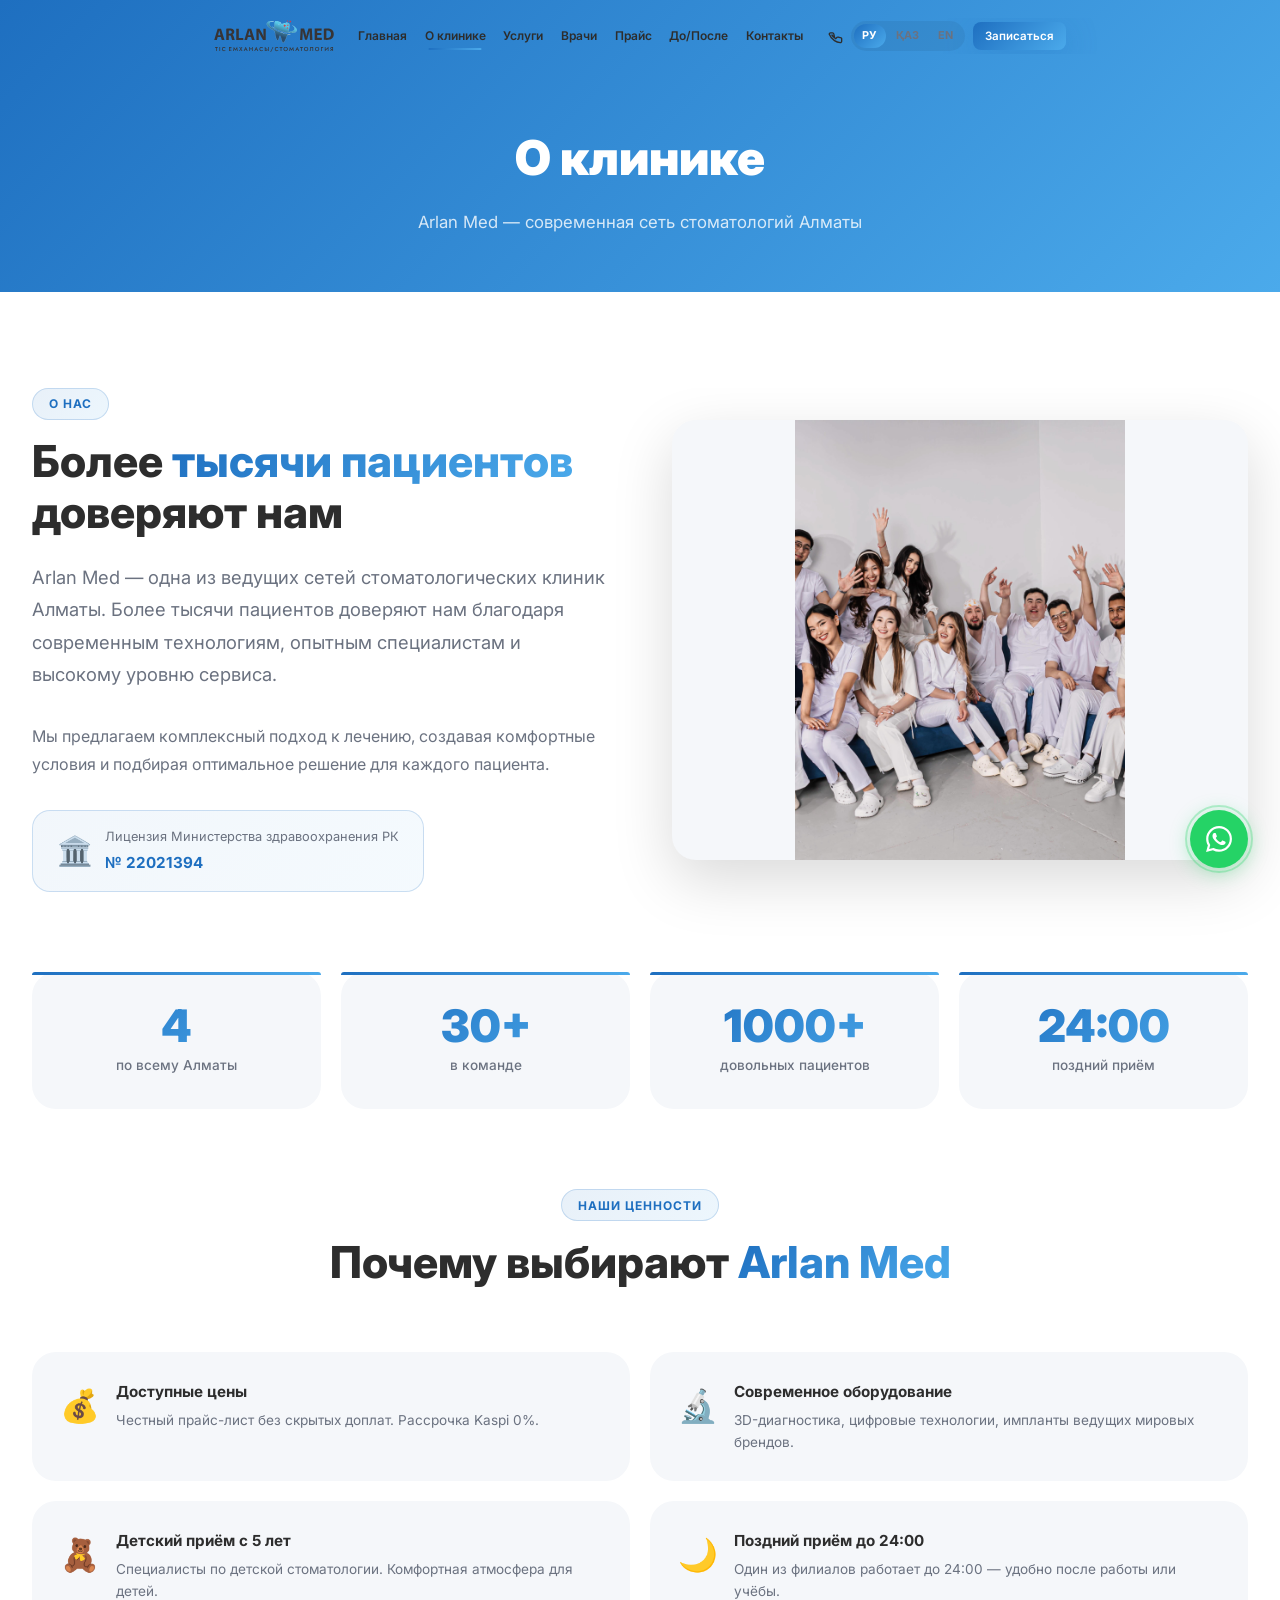
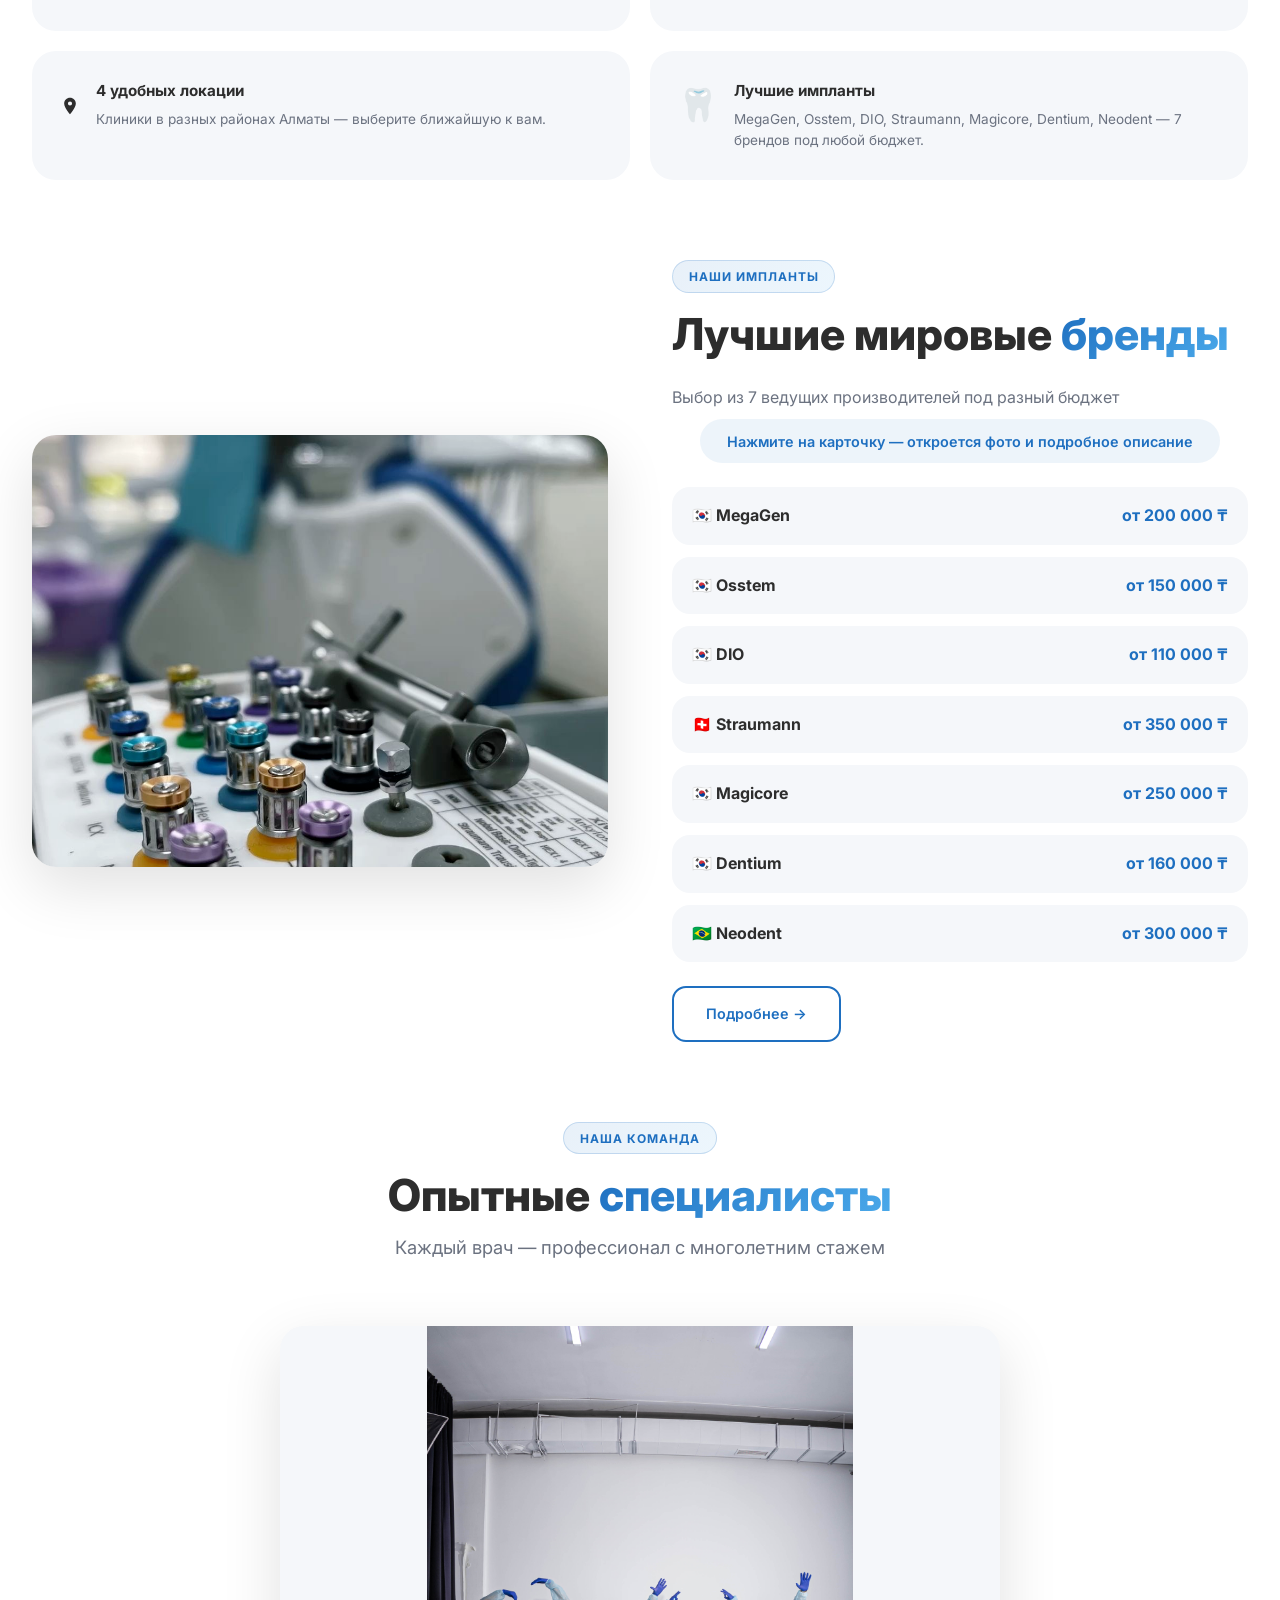
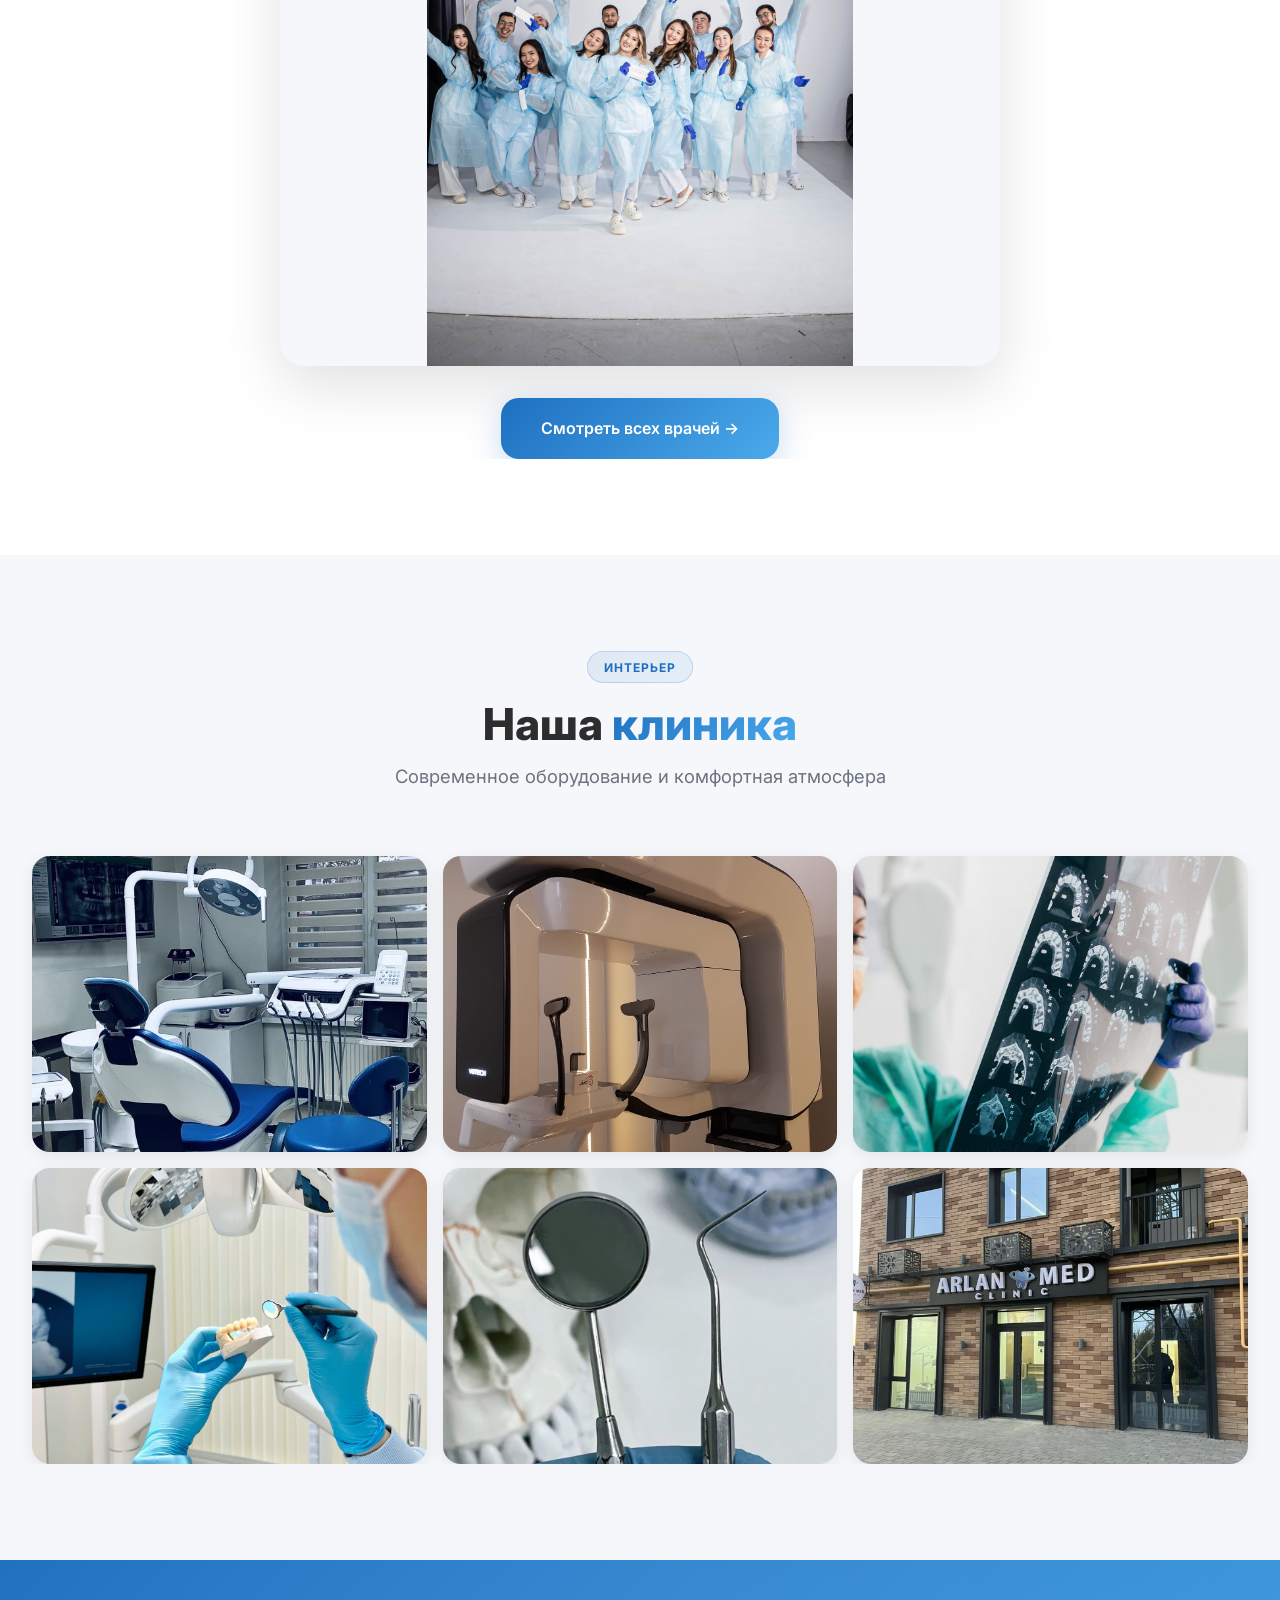
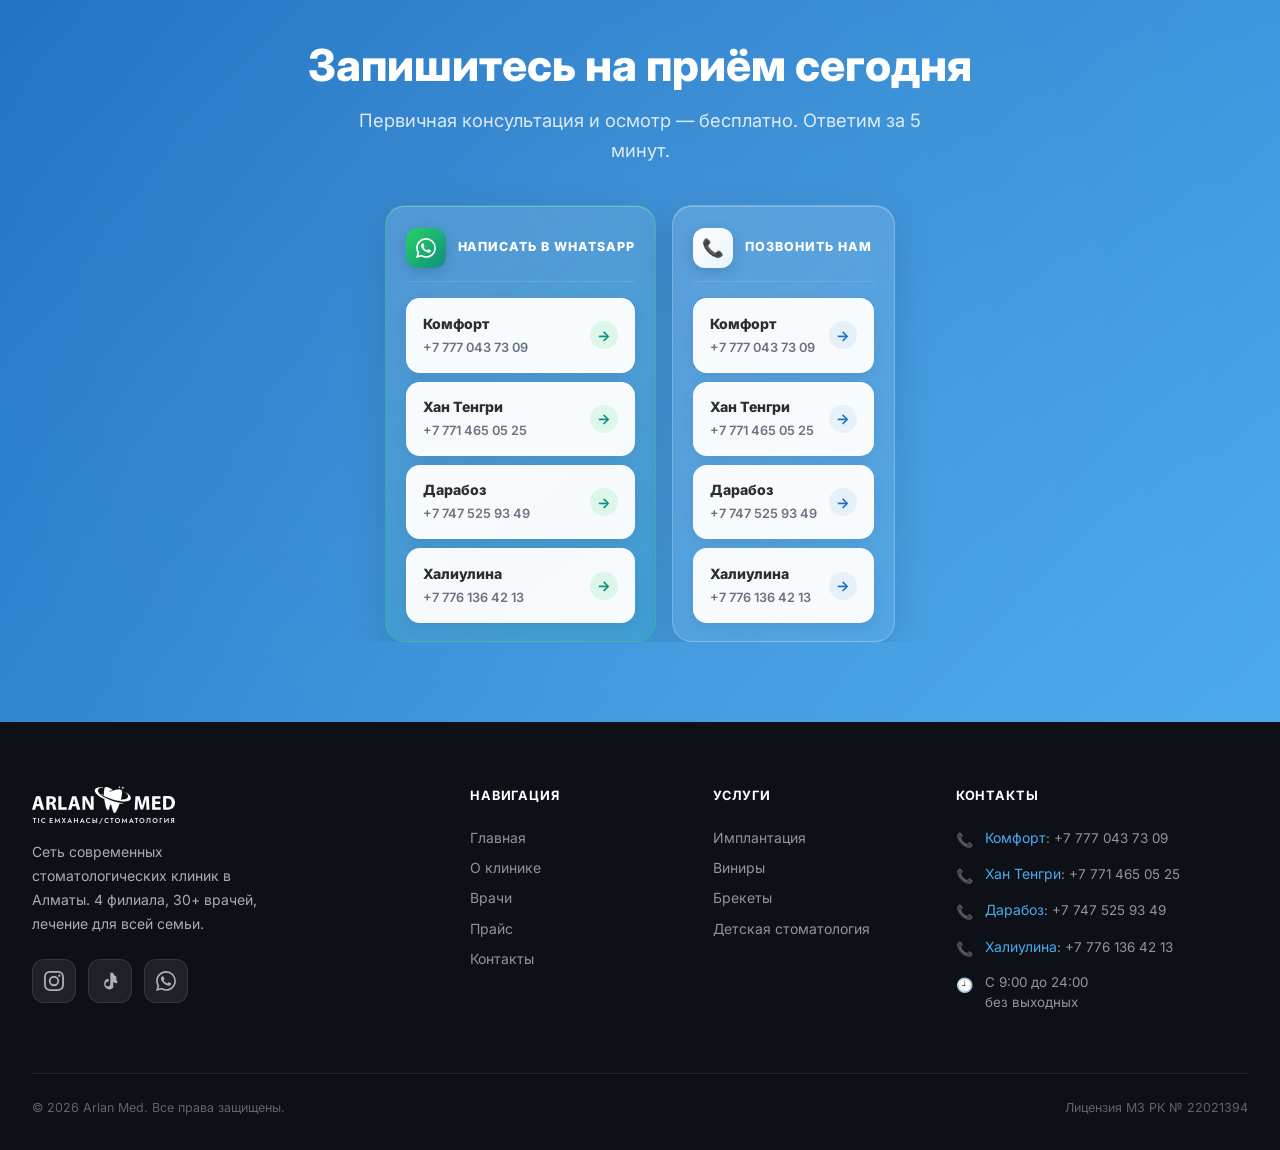
<file: about.html>
﻿<!DOCTYPE html>
<html lang="ru">
<head>
  <meta charset="UTF-8">
  <meta name="viewport" content="width=device-width, initial-scale=1.0">
  <title>О клинике — Arlan Med Стоматология Алматы</title>
  <meta name="description" content="Arlan Med — сеть стоматологических клиник в Алматы. История, ценности, лицензия МЗ РК № 22021394. Команда опытных врачей.">
  <link rel="icon" type="image/svg+xml" href="img/Logo/Logotype_ArlanMed.svg">
  <link rel="stylesheet" href="css/style.css?v=14">
</head>
<body>

<header class="header" id="header">
  <div class="container">
    <div class="header__inner">
      <a href="index.html" class="header__logo">
        <img src="img/Logo/Logotype_ArlanMed.svg" alt="Arlan Med" onerror="this.src='img/Logo/Logotype_ArlanMed.png'">
      </a>
      <nav class="header__nav">
        <a href="index.html" class="nav-link" data-i18n="nav_home" data-i18n="nav_home">Главная</a>
        <a href="about.html" class="nav-link active" data-i18n="nav_about" data-i18n="nav_about">О клинике</a>
        <a href="services.html" class="nav-link" data-i18n="nav_services" data-i18n="nav_services">Услуги</a>
        <a href="doctors.html" class="nav-link" data-i18n="nav_doctors" data-i18n="nav_doctors">Врачи</a>
        <a href="price.html" class="nav-link" data-i18n="nav_price" data-i18n="nav_price">Прайс</a>
        <a href="gallery.html" class="nav-link" data-i18n="nav_gallery" data-i18n="nav_gallery">До/После</a>
        <a href="contacts.html" class="nav-link" data-i18n="nav_contacts" data-i18n="nav_contacts">Контакты</a>
      </nav>
      <div class="header__right">
        <a href="tel:+77011880101" class="header__phone">
          <svg viewBox="0 0 24 24" fill="none" stroke="currentColor" stroke-width="2" width="16" height="16"><path d="M22 16.92v3a2 2 0 01-2.18 2 19.79 19.79 0 01-8.63-3.07A19.5 19.5 0 013.25 9.09a2 2 0 012-1.78h3a2 2 0 012 1.72c.127.96.361 1.903.7 2.81a2 2 0 01-.45 2.11L6.91 9.91a16 16 0 006.08 6.08l1.75-1.75a2 2 0 012.11-.45c.907.339 1.85.573 2.81.7A2 2 0 0122 16.92z"/></svg>
          <span>+7 701 188 0101</span>
        </a>
        <div class="lang-sw">
          <button type="button" class="lang-btn active" data-lang="ru">РУ</button>
          <button type="button" class="lang-btn" data-lang="kz">ҚАЗ</button>
          <button type="button" class="lang-btn" data-lang="en">EN</button>
        </div>
        <button class="btn btn-primary btn-sm header__cta" type="button" data-modal data-i18n="nav_cta">Записаться</button>
        <div class="burger" id="burger"><div class="burger-line"></div><div class="burger-line"></div><div class="burger-line"></div></div>
      </div>
    </div>
  </div>
</header>
<div class="mobile-nav" id="mobileNav">
  <div class="mobile-nav__links">
    <a href="index.html" class="mobile-nav__link" data-i18n="nav_home" data-i18n="nav_home">Главная</a>
    <a href="about.html" class="mobile-nav__link" data-i18n="nav_about" data-i18n="nav_about">О клинике</a>
    <a href="services.html" class="mobile-nav__link" data-i18n="nav_services" data-i18n="nav_services">Услуги</a>
    <a href="doctors.html" class="mobile-nav__link" data-i18n="nav_doctors" data-i18n="nav_doctors">Врачи</a>
    <a href="price.html" class="mobile-nav__link" data-i18n="nav_price" data-i18n="nav_price">Прайс</a>
    <a href="reviews.html" class="mobile-nav__link" data-i18n="nav_reviews" data-i18n="nav_reviews">Отзывы</a>
    <a href="contacts.html" class="mobile-nav__link" data-i18n="nav_contacts" data-i18n="nav_contacts">Контакты</a>
  </div>
  <div class="mobile-nav__bottom">
    <a href="tel:+77011880101" class="btn btn-outline" style="width:100%;justify-content:center">📞 +7 701 188 0101</a>
    <button class="btn btn-primary" data-modal style="width:100%" data-i18n="nav_cta">Записаться на приём</button>
  </div>
</div>

<section class="page-hero">
  <div class="container">
    <h1 class="page-hero__title" data-i18n="about_title">О клинике</h1>
    <p class="page-hero__sub" data-i18n="about_sub">Arlan Med — современная сеть стоматологий Алматы</p>
  </div>
</section>

<!-- ABOUT MAIN -->
<section class="section">
  <div class="container">
    <div class="about-main-grid">
      <div class="reveal-left">
        <div class="s-badge" style="margin-bottom:1rem" data-i18n="about_us_badge">О нас</div>
        <h2 class="s-title" style="margin-bottom:1.5rem" data-i18n-html="about_us_title_html">Более <span class="hl">тысячи пациентов</span> доверяют нам</h2>
        <p class="about-lead" data-i18n="about_us_lead">Arlan Med — одна из ведущих сетей стоматологических клиник Алматы с четырьмя филиалами. Более тысячи пациентов доверяют нам заботу о здоровье своей улыбки благодаря современным технологиям, опытным специалистам и высокому уровню сервиса.</p>
        <p style="color:var(--c-text-muted);line-height:1.75;margin-bottom:2rem" data-i18n="about_us_sub">Мы предлагаем комплексный подход к лечению, создавая комфортные условия и подбирая оптимальное решение для каждого пациента — от профилактики до сложной имплантации и восстановления зубов.</p>
        <div class="licence-badge">
          <div class="licence-badge__icon">🏛️</div>
          <div>
            <div class="licence-badge__title" data-i18n="about_licence">Лицензия Министерства здравоохранения РК</div>
            <div class="licence-badge__num">№ 22021394</div>
          </div>
        </div>
      </div>
      <div class="reveal-right">
        <div class="about-team-photo about-team-photo--hero reveal-right">
          <img src="img/clinic/все врачи вместе.jpeg" alt="Команда Arlan Med">
        </div>
      </div>
    </div>

    <!-- Stats -->
    <div class="about-stats-grid reveal">
      <div class="stat"><div class="stat__num">4</div><div class="stat__lbl" data-i18n="stat_branches_sub">по всему Алматы</div></div>
      <div class="stat"><div class="stat__num">30+</div><div class="stat__lbl" data-i18n="stat_doctors_sub">в команде</div></div>
      <div class="stat"><div class="stat__num">1000+</div><div class="stat__lbl" data-i18n="about_patients_stat">довольных пациентов</div></div>
      <div class="stat"><div class="stat__num">24:00</div><div class="stat__lbl" data-i18n="about_late_stat">поздний приём</div></div>
    </div>

    <!-- Values -->
    <div class="s-header reveal">
      <div class="s-badge" data-i18n="about_values_badge">Наши ценности</div>
      <h2 class="s-title" data-i18n-html="about_values_title_html">Почему выбирают <span class="hl">Arlan Med</span></h2>
    </div>
    <div class="about-values reveal" style="margin-bottom:5rem">
      <div class="value-card">
        <div class="value-card__icon">💰</div>
        <div><div class="value-card__title" data-i18n="val_price_title">Доступные цены</div><div class="value-card__desc" data-i18n="val_price_desc">Честный прайс-лист без скрытых доплат. Рассрочка Kaspi 0%.</div></div>
      </div>
      <div class="value-card">
        <div class="value-card__icon">🔬</div>
        <div><div class="value-card__title" data-i18n="val_equip_title">Современное оборудование</div><div class="value-card__desc" data-i18n="val_equip_desc">3D-диагностика, цифровые технологии, импланты ведущих мировых брендов.</div></div>
      </div>
      <div class="value-card">
        <div class="value-card__icon">🧸</div>
        <div><div class="value-card__title" data-i18n="val_kids_title">Детский приём с 5 лет</div><div class="value-card__desc" data-i18n="val_kids_desc">Специалисты по детской стоматологии. Комфортная атмосфера для детей.</div></div>
      </div>
      <div class="value-card">
        <div class="value-card__icon">🌙</div>
        <div><div class="value-card__title" data-i18n="val_hours_title">Поздний приём до 24:00</div><div class="value-card__desc" data-i18n="val_hours_desc">Один из филиалов работает до 24:00 — удобно после работы или учёбы.</div></div>
      </div>
      <div class="value-card">
        <div class="value-card__icon"><svg viewBox="0 0 24 24" width="20" height="20" fill="currentColor"><path d="M12 2C8.13 2 5 5.13 5 9c0 5.25 7 13 7 13s7-7.75 7-13c0-3.87-3.13-7-7-7zm0 9.5a2.5 2.5 0 010-5 2.5 2.5 0 010 5z"/></svg></div>
        <div><div class="value-card__title" data-i18n="val_loc_title">4 удобных локации</div><div class="value-card__desc" data-i18n="val_loc_desc">Клиники в разных районах Алматы — выберите ближайшую к вам.</div></div>
      </div>
      <div class="value-card">
        <div class="value-card__icon">🦷</div>
        <div><div class="value-card__title" data-i18n="val_impl_title">Лучшие импланты</div><div class="value-card__desc" data-i18n="val_impl_desc">MegaGen, Osstem, DIO, Straumann, Magicore, Dentium, Neodent — 7 брендов под любой бюджет.</div></div>
      </div>
    </div>

    <!-- Implants section -->
    <div class="about-brands-grid">
      <div class="reveal-left" style="border-radius:24px;overflow:hidden;box-shadow:var(--shadow-xl);aspect-ratio:4/3">
        <img src="img/clinic/оборудование.jpeg" alt="Оборудование Arlan Med" style="width:100%;height:100%;object-fit:cover">
      </div>
      <div class="reveal-right">
        <div class="s-badge" style="margin-bottom:1rem" data-i18n="brands_badge">Наши импланты</div>
        <h2 class="s-title" style="margin-bottom:1.5rem" data-i18n-html="brands_title_html">Лучшие мировые <span class="hl">бренды</span></h2>
        <p style="color:var(--c-text-muted);line-height:1.75;margin-bottom:1rem" data-i18n="brands_sub">Выбор из 7 ведущих производителей под разный бюджет</p>
        <p class="brands-hint" style="margin-bottom:1.5rem" data-i18n="brands_hint">Нажмите на карточку — откроется фото и подробное описание</p>
        <div style="display:flex;flex-direction:column;gap:.75rem">
          <div class="brand-row">
            <div style="font-weight:700">🇰🇷 MegaGen</div><div style="color:var(--c-primary);font-weight:700" data-brand-price="megagen">от 200 000 ₸</div>
          </div>
          <div class="brand-row">
            <div style="font-weight:700">🇰🇷 Osstem</div><div style="color:var(--c-primary);font-weight:700" data-brand-price="osstem">от 150 000 ₸</div>
          </div>
          <div class="brand-row">
            <div style="font-weight:700">🇰🇷 DIO</div><div style="color:var(--c-primary);font-weight:700" data-brand-price="dio">от 110 000 ₸</div>
          </div>
          <div class="brand-row">
            <div style="font-weight:700">🇨🇭 Straumann</div><div style="color:var(--c-primary);font-weight:700" data-brand-price="straumann">от 350 000 ₸</div>
          </div>
          <div class="brand-row">
            <div style="font-weight:700">🇰🇷 Magicore</div><div style="color:var(--c-primary);font-weight:700" data-brand-price="magicore">от 250 000 ₸</div>
          </div>
          <div class="brand-row">
            <div style="font-weight:700">🇰🇷 Dentium</div><div style="color:var(--c-primary);font-weight:700" data-brand-price="dentium">от 160 000 ₸</div>
          </div>
          <div class="brand-row">
            <div style="font-weight:700">🇧🇷 Neodent</div><div style="color:var(--c-primary);font-weight:700" data-brand-price="neodent">от 300 000 ₸</div>
          </div>
        </div>
        <a href="index.html#brands" class="btn btn-outline" style="margin-top:1.5rem" data-i18n="brand_more">Подробнее →</a>
      </div>
    </div>

    <!-- Team photo -->
    <div class="s-header reveal">
      <div class="s-badge" data-i18n="doc_badge">Команда</div>
      <h2 class="s-title" data-i18n-html="doc_title_html">Наши <span class="hl">специалисты</span></h2>
      <p class="s-subtitle" data-i18n="doc_sub">Каждый врач — профессионал с многолетним стажем работы</p>
    </div>
    <div class="about-team-photo about-team-photo--wide reveal">
      <img src="img/clinic/все врачи вместе 2.jpeg" alt="Все врачи Arlan Med">
    </div>
    <div style="text-align:center">
      <a href="doctors.html" class="btn btn-primary btn-lg" data-i18n="doc_all">Познакомиться с командой →</a>
    </div>
  </div>
</section>

<!-- Clinic photos -->
<section class="section section--gray">
  <div class="container">
    <div class="s-header reveal">
      <div class="s-badge" data-i18n="about_interior_badge">Интерьер</div>
      <h2 class="s-title" data-i18n-html="about_interior_title">Наша <span class="hl">клиника</span></h2>
      <p class="s-subtitle" data-i18n="about_interior_sub">Современное оборудование и комфортная атмосфера</p>
    </div>
    <div class="about-gallery-grid reveal">
      <div style="border-radius:18px;overflow:hidden;aspect-ratio:4/3;box-shadow:var(--shadow-md)">
        <img src="img/clinic/кресло стоматологии.jpeg" alt="Кресло" style="width:100%;height:100%;object-fit:cover;transition:transform .5s" onmouseover="this.style.transform='scale(1.05)'" onmouseout="this.style.transform='scale(1)'">
      </div>
      <div style="border-radius:18px;overflow:hidden;aspect-ratio:4/3;box-shadow:var(--shadow-md)">
        <img src="img/clinic/оборудование 2.jpeg" alt="Оборудование" style="width:100%;height:100%;object-fit:cover;transition:transform .5s" onmouseover="this.style.transform='scale(1.05)'" onmouseout="this.style.transform='scale(1)'">
      </div>
      <div style="border-radius:18px;overflow:hidden;aspect-ratio:4/3;box-shadow:var(--shadow-md)">
        <img src="img/clinic/стоматолог с ренгеном.jpeg" alt="Диагностика" style="width:100%;height:100%;object-fit:cover;transition:transform .5s" onmouseover="this.style.transform='scale(1.05)'" onmouseout="this.style.transform='scale(1)'">
      </div>
      <div style="border-radius:18px;overflow:hidden;aspect-ratio:4/3;box-shadow:var(--shadow-md)">
        <img src="img/clinic/врач с макетов зубов.jpeg" alt="Врач" style="width:100%;height:100%;object-fit:cover;transition:transform .5s" onmouseover="this.style.transform='scale(1.05)'" onmouseout="this.style.transform='scale(1)'">
      </div>
      <div style="border-radius:18px;overflow:hidden;aspect-ratio:4/3;box-shadow:var(--shadow-md)">
        <img src="img/clinic/инструменты.jpeg" alt="Инструменты" style="width:100%;height:100%;object-fit:cover;transition:transform .5s" onmouseover="this.style.transform='scale(1.05)'" onmouseout="this.style.transform='scale(1)'">
      </div>
      <div style="border-radius:18px;overflow:hidden;aspect-ratio:4/3;box-shadow:var(--shadow-md)">
        <img src="img/clinic/клиника снаружи.PNG" alt="Клиника снаружи" style="width:100%;height:100%;object-fit:cover;transition:transform .5s" onmouseover="this.style.transform='scale(1.05)'" onmouseout="this.style.transform='scale(1)'">
      </div>
    </div>
  </div>
</section>

<section class="cta-section">
  <div class="container">
    <div class="s-title" data-i18n="cta_title">Запишитесь на приём сегодня</div>
    <p class="s-subtitle" style="color:rgba(255,255,255,.82);margin:1rem auto 2.5rem" data-i18n="cta_sub">Первичная консультация и осмотр — бесплатно. Ответим за 5 минут.</p>
    <div class="cta-btns">
      <a href="https://wa.me/77011880101?text=Здравствуйте!%20Хочу%20записаться." target="_blank" class="btn btn-wa btn-lg"><svg viewBox="0 0 24 24" width="20" height="20" fill="currentColor"><path d="M17.472 14.382c-.297-.149-1.758-.867-2.03-.967-.273-.099-.471-.148-.67.15-.197.297-.767.966-.94 1.164-.173.199-.347.223-.644.075-.297-.15-1.255-.463-2.39-1.475-.883-.788-1.48-1.761-1.653-2.059-.173-.297-.018-.458.13-.606.134-.133.298-.347.446-.52.149-.174.198-.298.298-.497.099-.198.05-.371-.025-.52-.075-.149-.669-1.612-.916-2.207-.242-.579-.487-.5-.669-.51-.173-.008-.371-.01-.57-.01-.198 0-.52.074-.792.372-.272.297-1.04 1.016-1.04 2.479 0 1.462 1.065 2.875 1.213 3.074.149.198 2.096 3.2 5.077 4.487.709.306 1.262.489 1.694.625.712.227 1.36.195 1.871.118.571-.085 1.758-.719 2.006-1.413.248-.694.248-1.289.173-1.413-.074-.124-.272-.198-.57-.347m-5.421 7.403h-.004a9.87 9.87 0 01-5.031-1.378l-.361-.214-3.741.982.998-3.648-.235-.374a9.86 9.86 0 01-1.51-5.26c.001-5.45 4.436-9.884 9.888-9.884 2.64 0 5.122 1.03 6.988 2.898a9.825 9.825 0 012.893 6.994c-.003 5.45-4.437 9.884-9.885 9.884m8.413-18.297A11.815 11.815 0 0012.05 0C5.495 0 .16 5.335.157 11.892c0 2.096.547 4.142 1.588 5.945L.057 24l6.305-1.654a11.882 11.882 0 005.683 1.448h.005c6.554 0 11.89-5.335 11.893-11.893a11.821 11.821 0 00-3.48-8.413z"/></svg> WhatsApp</a>
      <a href="tel:+77011880101" class="btn btn-white btn-lg">📞 +7 701 188 0101</a>
    </div>
  </div>
</section>

<footer class="footer">
  <div class="container">
    <div class="footer__top">
      <div>
        <div class="footer__logo"><img src="img/Logo/Logotype_ArlanMed.svg" alt="Arlan Med" onerror="this.src='img/Logo/Logotype_ArlanMed.png'"></div>
        <p class="footer__about" data-i18n="footer_about">Сеть современных стоматологических клиник в Алматы. 4 филиала, 30+ врачей.</p>
        <div class="footer__social">
          <a href="https://www.instagram.com/arlan_med/" target="_blank" class="f-social"><svg viewBox="0 0 24 24" width="20" height="20" fill="currentColor"><path d="M12 2.163c3.204 0 3.584.012 4.85.07 3.252.148 4.771 1.691 4.919 4.919.058 1.265.069 1.645.069 4.849 0 3.205-.012 3.584-.069 4.849-.149 3.225-1.664 4.771-4.919 4.919-1.266.058-1.644.07-4.85.07-3.204 0-3.584-.012-4.849-.07-3.26-.149-4.771-1.699-4.919-4.92-.058-1.265-.07-1.644-.07-4.849 0-3.204.013-3.583.07-4.849.149-3.227 1.664-4.771 4.919-4.919 1.266-.057 1.645-.069 4.849-.069zM12 0C8.741 0 8.333.014 7.053.072 2.695.272.273 2.69.073 7.052.014 8.333 0 8.741 0 12c0 3.259.014 3.668.072 4.948.2 4.358 2.618 6.78 6.98 6.98C8.333 23.986 8.741 24 12 24c3.259 0 3.668-.014 4.948-.072 4.354-.2 6.782-2.618 6.979-6.98.059-1.28.073-1.689.073-4.948 0-3.259-.014-3.667-.072-4.947-.196-4.354-2.617-6.78-6.979-6.98C15.668.014 15.259 0 12 0zm0 5.838a6.162 6.162 0 100 12.324 6.162 6.162 0 000-12.324zM12 16a4 4 0 110-8 4 4 0 010 8zm6.406-11.845a1.44 1.44 0 100 2.881 1.44 1.44 0 000-2.881z"/></svg></a>
          <a href="https://www.tiktok.com/@arlanmed.dent" target="_blank" class="f-social"><svg viewBox="0 0 24 24" width="20" height="20" fill="currentColor"><path d="M19.59 6.69a4.83 4.83 0 01-3.77-4.25V2h-3.45v13.67a2.89 2.89 0 01-5.2 1.74 2.89 2.89 0 012.31-4.64 2.93 2.93 0 01.88.13V9.4a6.84 6.84 0 00-1-.05A6.33 6.33 0 005 15.66a6.34 6.34 0 0010.86 4.43v-7a8.16 8.16 0 004.77 1.52v-3.4a4.85 4.85 0 01-1.04-.11z"/></svg></a>
          <a href="https://wa.me/77011880101" target="_blank" class="f-social"><svg viewBox="0 0 24 24" width="20" height="20" fill="currentColor"><path d="M17.472 14.382c-.297-.149-1.758-.867-2.03-.967-.273-.099-.471-.148-.67.15-.197.297-.767.966-.94 1.164-.173.199-.347.223-.644.075-.297-.15-1.255-.463-2.39-1.475-.883-.788-1.48-1.761-1.653-2.059-.173-.297-.018-.458.13-.606.134-.133.298-.347.446-.52.149-.174.198-.298.298-.497.099-.198.05-.371-.025-.52-.075-.149-.669-1.612-.916-2.207-.242-.579-.487-.5-.669-.51-.173-.008-.371-.01-.57-.01-.198 0-.52.074-.792.372-.272.297-1.04 1.016-1.04 2.479 0 1.462 1.065 2.875 1.213 3.074.149.198 2.096 3.2 5.077 4.487.709.306 1.262.489 1.694.625.712.227 1.36.195 1.871.118.571-.085 1.758-.719 2.006-1.413.248-.694.248-1.289.173-1.413-.074-.124-.272-.198-.57-.347m-5.421 7.403h-.004a9.87 9.87 0 01-5.031-1.378l-.361-.214-3.741.982.998-3.648-.235-.374a9.86 9.86 0 01-1.51-5.26c.001-5.45 4.436-9.884 9.888-9.884 2.64 0 5.122 1.03 6.988 2.898a9.825 9.825 0 012.893 6.994c-.003 5.45-4.437 9.884-9.885 9.884m8.413-18.297A11.815 11.815 0 0012.05 0C5.495 0 .16 5.335.157 11.892c0 2.096.547 4.142 1.588 5.945L.057 24l6.305-1.654a11.882 11.882 0 005.683 1.448h.005c6.554 0 11.89-5.335 11.893-11.893a11.821 11.821 0 00-3.48-8.413z"/></svg></a>
        </div>
      </div>
      <div>
        <div class="footer__heading" data-i18n="footer_nav">Навигация</div>
        <div class="footer__links">
          <a href="index.html" data-i18n="nav_home" data-i18n="nav_home">Главная</a><a href="about.html" data-i18n="nav_about" data-i18n="nav_about">О клинике</a>
          <a href="doctors.html" data-i18n="nav_doctors" data-i18n="nav_doctors">Врачи</a><a href="price.html" data-i18n="nav_price" data-i18n="nav_price">Прайс</a><a href="contacts.html" data-i18n="nav_contacts" data-i18n="nav_contacts">Контакты</a>
        </div>
      </div>
      <div>
        <div class="footer__heading" data-i18n="footer_services">Услуги</div>
        <div class="footer__links">
          <a href="services.html#implants" data-i18n="svc_impl_title">Имплантация</a><a href="services.html#veneers" data-i18n="svc_vin_title">Виниры</a>
          <a href="services.html#braces" data-i18n="svc_brac_title">Брекеты</a><a href="services.html#kids" data-i18n="svc_kids_title">Детская стоматология</a>
        </div>
      </div>
      <div>
        <div class="footer__heading" data-i18n="footer_contacts">Контакты</div>
        <div data-footer-phones></div>
        <div class="footer__contact-row"><span>🕘</span><span data-i18n-html="footer_hours">С 9:00 до 24:00<br>без выходных</span></div>
      </div>
    </div>
    <div class="footer__bottom">
      <div class="footer__copy"><span data-i18n="footer_copy"><span data-i18n="footer_copy">© 2026 Arlan Med. Все права защищены.</span></span></div>
      <div class="footer__licence"><span data-i18n="footer_licence"><span data-i18n="footer_licence">Лицензия МЗ РК № 22021394</span></span></div>
    </div>
  </div>
</footer>

<div class="wa-float"></div>


<div class="overlay" id="overlay">
  <div class="modal">
    <div class="modal__head"><h3 class="modal__title" data-i18n="modal_title">Запись на приём</h3><button class="modal__close" id="modalClose">✕</button></div>
    <form class="form" id="appointmentForm">
      <div class="form-group"><label class="form-label" data-i18n="modal_name">Ваше имя</label><input type="text" id="modal-name" class="form-input" placeholder="Введите ваше имя" data-i18n="modal_name_ph" required></div>
      <div class="form-group"><label class="form-label" data-i18n="modal_phone">Телефон</label><input type="tel" id="modal-phone" class="form-input" placeholder="+7 (___) ___-__-__" required></div>
      <div class="form-group"><label class="form-label" data-i18n="modal_service">Услуга</label>
        <select id="modal-service" class="form-select"><option value="" data-i18n="modal_service_ph">Выберите услугу</option><option value="impl" data-i18n="svc_impl_title">Имплантация</option><option value="vin" data-i18n="svc_vin_title">Виниры</option><option value="ther" data-i18n="svc_ther_title">Лечение зубов</option><option value="brac" data-i18n="svc_brac_title">Брекеты</option><option value="other" data-i18n="modal_other">Другое</option></select>
      </div>
      <div class="form-group"><label class="form-label" data-i18n="modal_branch">Филиал</label>
                <select id="modal-branch" class="form-select">
          <option value="" data-i18n="modal_branch_ph">Любой удобный</option>
          <option value="comfort" data-i18n="modal_branch_comfort">Комфорт · Серкебаева, 107 (Ежедневно 9:00–19:00)</option>
          <option value="daraboz" data-i18n="modal_branch_darab">Дарабоз, 43 (Ежедневно 9:00–24:00)</option>
          <option value="khan_tengri" data-i18n="modal_branch_khan">Хан Тенгри · Кенесары хана, 54/41 (Пн-Сб 9:00–19:00)</option>
          <option value="haliulina" data-i18n="modal_branch_hali">Халиулина, 140/5 к2 (Пн-Сб 9:00–19:00)</option>
        </select>
      </div>
      <div class="form-group"><label class="form-label" data-i18n="modal_comment">Комментарий</label><textarea id="modal-comment" class="form-textarea" placeholder="Вопрос или пожелание..." data-i18n="modal_comment_ph"></textarea></div>
      <button type="submit" class="btn btn-wa" style="width:100%;padding:1rem;font-size:1rem"><svg viewBox="0 0 24 24" width="20" height="20" fill="currentColor"><path d="M17.472 14.382c-.297-.149-1.758-.867-2.03-.967-.273-.099-.471-.148-.67.15-.197.297-.767.966-.94 1.164-.173.199-.347.223-.644.075-.297-.15-1.255-.463-2.39-1.475-.883-.788-1.48-1.761-1.653-2.059-.173-.297-.018-.458.13-.606.134-.133.298-.347.446-.52.149-.174.198-.298.298-.497.099-.198.05-.371-.025-.52-.075-.149-.669-1.612-.916-2.207-.242-.579-.487-.5-.669-.51-.173-.008-.371-.01-.57-.01-.198 0-.52.074-.792.372-.272.297-1.04 1.016-1.04 2.479 0 1.462 1.065 2.875 1.213 3.074.149.198 2.096 3.2 5.077 4.487.709.306 1.262.489 1.694.625.712.227 1.36.195 1.871.118.571-.085 1.758-.719 2.006-1.413.248-.694.248-1.289.173-1.413-.074-.124-.272-.198-.57-.347m-5.421 7.403h-.004a9.87 9.87 0 01-5.031-1.378l-.361-.214-3.741.982.998-3.648-.235-.374a9.86 9.86 0 01-1.51-5.26c.001-5.45 4.436-9.884 9.888-9.884 2.64 0 5.122 1.03 6.988 2.898a9.825 9.825 0 012.893 6.994c-.003 5.45-4.437 9.884-9.885 9.884m8.413-18.297A11.815 11.815 0 0012.05 0C5.495 0 .16 5.335.157 11.892c0 2.096.547 4.142 1.588 5.945L.057 24l6.305-1.654a11.882 11.882 0 005.683 1.448h.005c6.554 0 11.89-5.335 11.893-11.893a11.821 11.821 0 00-3.48-8.413z"/></svg> <span data-i18n="modal_submit">Отправить через WhatsApp</span></button>
    </form>
  </div>
</div>

<script src="js/i18n.js?v=9"></script>
<script src="js/branches.js?v=13"></script>
<script src="js/main.js?v=9"></script>
<script src="js/implants.js?v=9"></script>
</body>
</html>
</file>
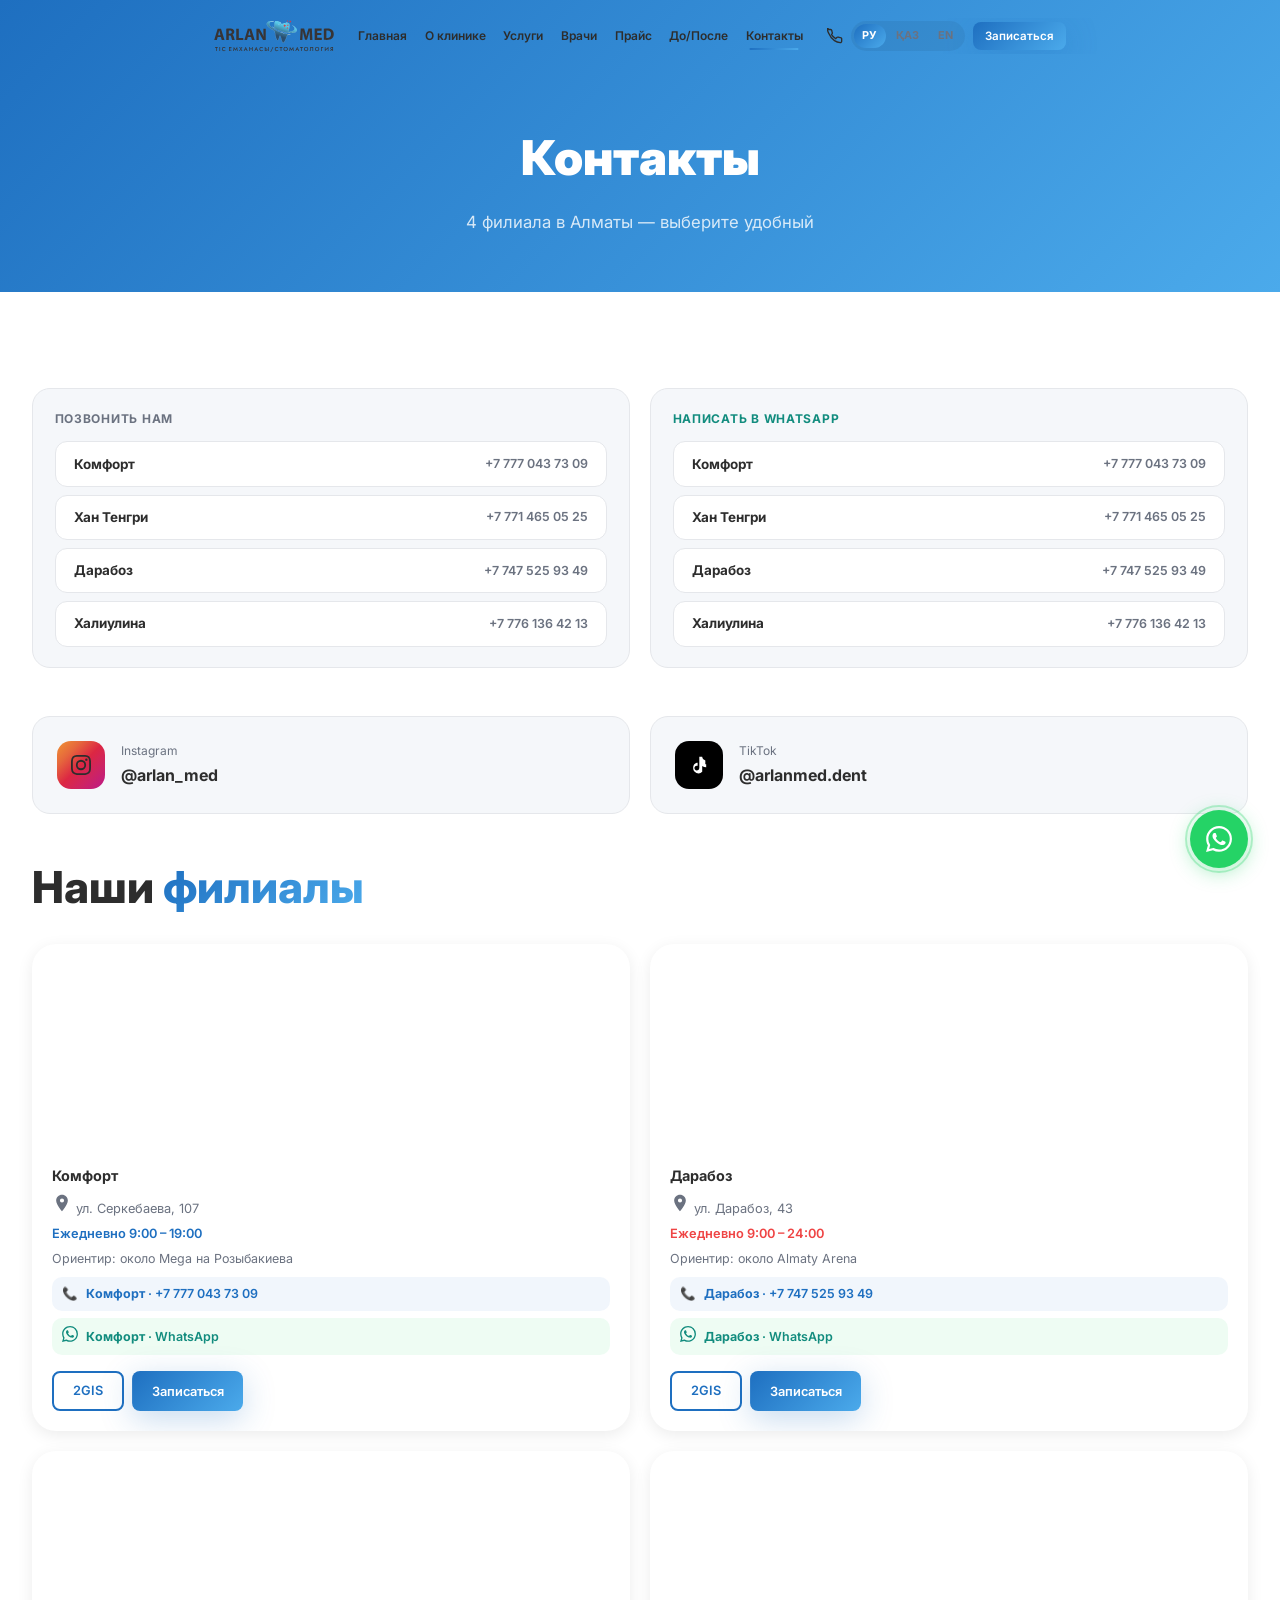
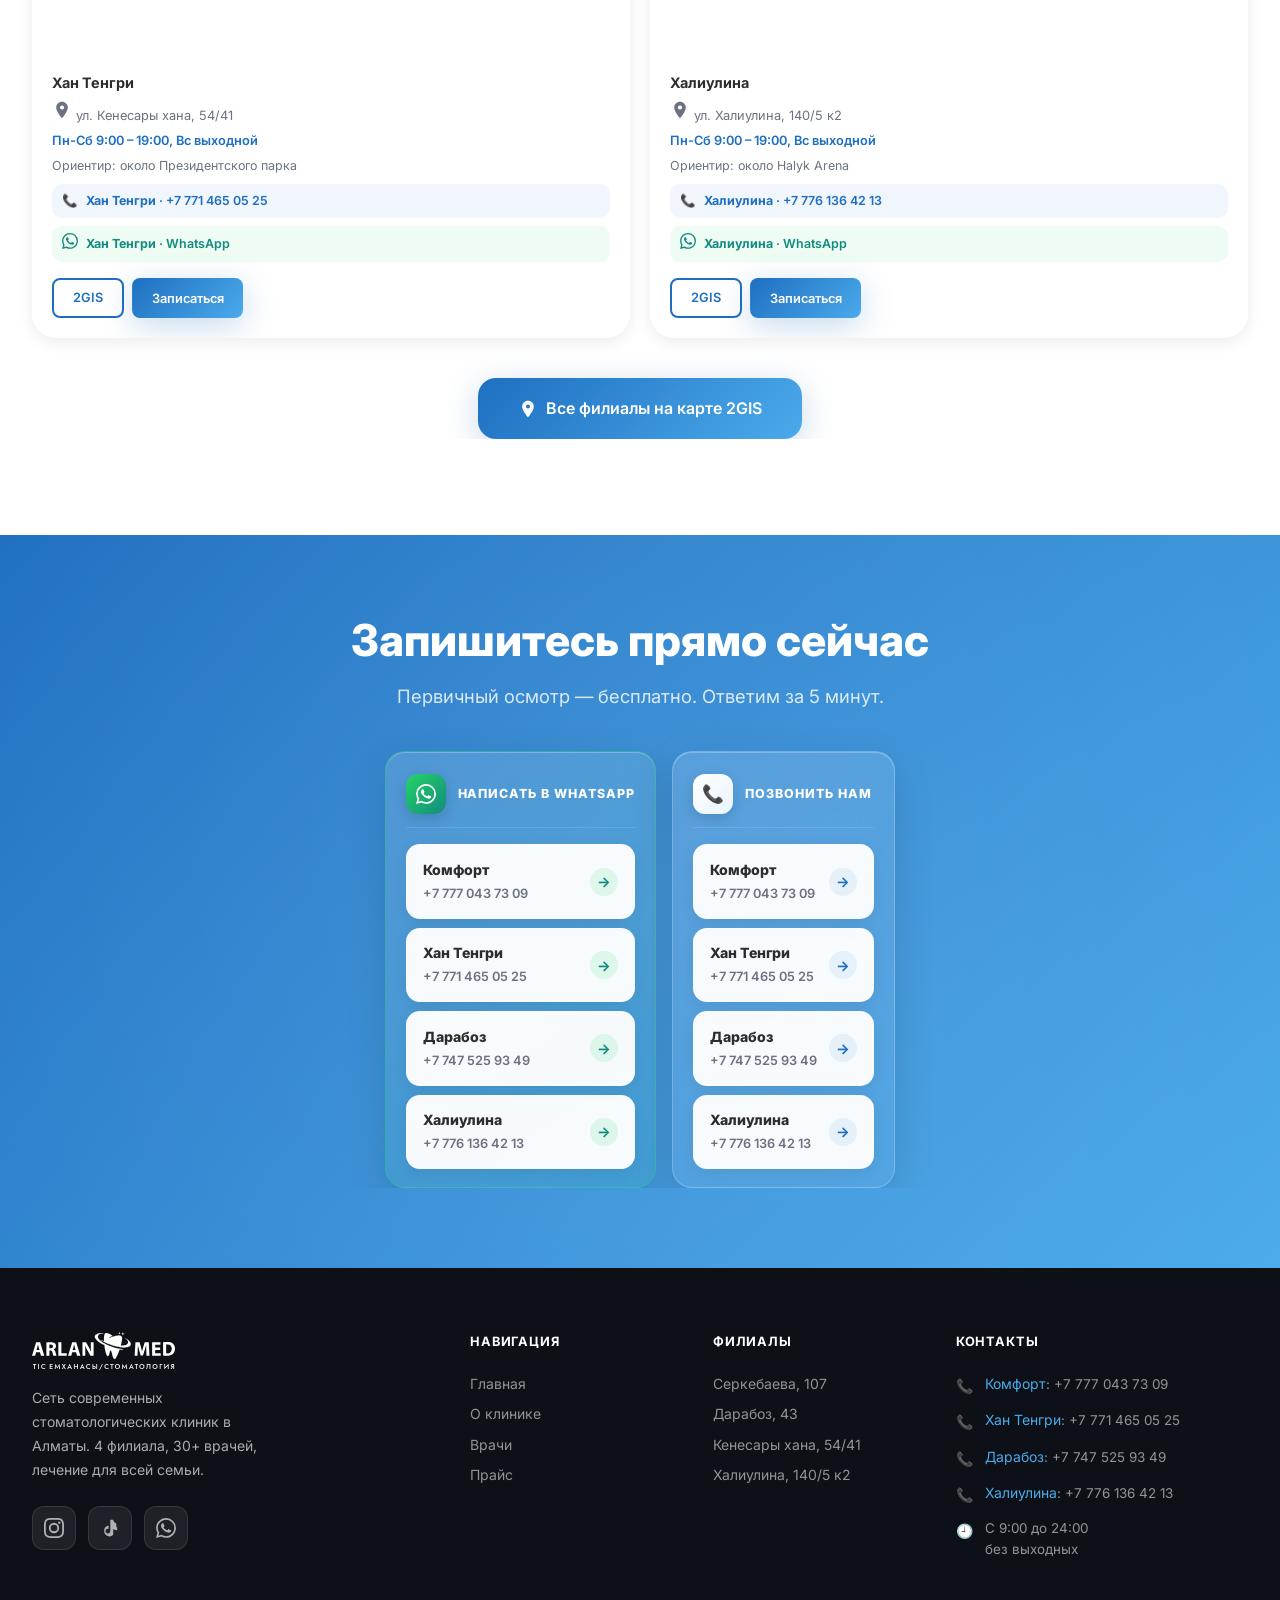
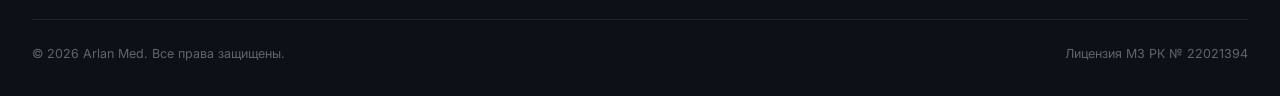
<file: contacts.html>
﻿<!DOCTYPE html>
<html lang="ru">
<head>
  <meta charset="UTF-8">
  <meta name="viewport" content="width=device-width, initial-scale=1.0">
  <title>Контакты — Arlan Med | 4 филиала в Алматы</title>
  <meta name="description" content="Адреса клиник Arlan Med в Алматы. 4 филиала: Комфорт, Дарабоз, Хан Тенгри, Халиулина. Телефоны и WhatsApp каждого филиала.">
  <link rel="icon" type="image/svg+xml" href="img/Logo/Logotype_ArlanMed.svg">
  <link rel="stylesheet" href="css/style.css?v=14">
</head>
<body>

<header class="header" id="header">
  <div class="container">
    <div class="header__inner">
      <a href="index.html" class="header__logo">
        <img src="img/Logo/Logotype_ArlanMed.svg" alt="Arlan Med" onerror="this.src='img/Logo/Logotype_ArlanMed.png'">
      </a>
      <nav class="header__nav">
        <a href="index.html" class="nav-link" data-i18n="nav_home" data-i18n="nav_home">Главная</a>
        <a href="about.html" class="nav-link" data-i18n="nav_about" data-i18n="nav_about">О клинике</a>
        <a href="services.html" class="nav-link" data-i18n="nav_services" data-i18n="nav_services">Услуги</a>
        <a href="doctors.html" class="nav-link" data-i18n="nav_doctors" data-i18n="nav_doctors">Врачи</a>
        <a href="price.html" class="nav-link" data-i18n="nav_price" data-i18n="nav_price">Прайс</a>
        <a href="gallery.html" class="nav-link" data-i18n="nav_gallery" data-i18n="nav_gallery">До/После</a>
        <a href="contacts.html" class="nav-link active" data-i18n="nav_contacts" data-i18n="nav_contacts">Контакты</a>
      </nav>
      <div class="header__right">
        <a href="tel:+77011880101" class="header__phone">
          <svg viewBox="0 0 24 24" fill="none" stroke="currentColor" stroke-width="2" width="16" height="16"><path d="M22 16.92v3a2 2 0 01-2.18 2 19.79 19.79 0 01-8.63-3.07A19.5 19.5 0 013.25 9.09 19.79 19.79 0 01.21.44 2 2 0 012.2 2.22h3a2 2 0 012 1.72c.127.96.361 1.903.7 2.81a2 2 0 01-.45 2.11L6.91 9.91a16 16 0 006.08 6.08l1.75-1.75a2 2 0 012.11-.45c.907.339 1.85.573 2.81.7A2 2 0 0122 16.92z"/></svg>
          <span>+7 701 188 0101</span>
        </a>
        <div class="lang-sw">
          <button type="button" class="lang-btn active" data-lang="ru">РУ</button>
          <button type="button" class="lang-btn" data-lang="kz">ҚАЗ</button>
          <button type="button" class="lang-btn" data-lang="en">EN</button>
        </div>
        <button class="btn btn-primary btn-sm header__cta" type="button" data-modal data-i18n="nav_cta">Записаться</button>
        <div class="burger" id="burger">
          <div class="burger-line"></div><div class="burger-line"></div><div class="burger-line"></div>
        </div>
      </div>
    </div>
  </div>
</header>
<div class="mobile-nav" id="mobileNav">
  <div class="mobile-nav__links">
    <a href="index.html" class="mobile-nav__link" data-i18n="nav_home" data-i18n="nav_home">Главная</a>
    <a href="about.html" class="mobile-nav__link" data-i18n="nav_about" data-i18n="nav_about">О клинике</a>
    <a href="services.html" class="mobile-nav__link" data-i18n="nav_services" data-i18n="nav_services">Услуги</a>
    <a href="doctors.html" class="mobile-nav__link" data-i18n="nav_doctors" data-i18n="nav_doctors">Врачи</a>
    <a href="price.html" class="mobile-nav__link" data-i18n="nav_price" data-i18n="nav_price">Прайс</a>
    <a href="reviews.html" class="mobile-nav__link" data-i18n="nav_reviews" data-i18n="nav_reviews">Отзывы</a>
    <a href="contacts.html" class="mobile-nav__link" data-i18n="nav_contacts" data-i18n="nav_contacts">Контакты</a>
  </div>
  <div class="mobile-nav__bottom">
    <a href="tel:+77011880101" class="btn btn-outline" style="width:100%;justify-content:center">📞 +7 701 188 0101</a>
    <button class="btn btn-primary" data-modal style="width:100%" data-i18n="nav_cta">Записаться на приём</button>
  </div>
</div>

<section class="page-hero">
  <div class="container">
    <h1 class="page-hero__title" data-i18n="contacts_title">Контакты</h1>
    <p class="page-hero__sub" data-i18n="contacts_sub">4 филиала в Алматы — выберите удобный</p>
  </div>
</section>

<section class="section">
  <div class="container">

    <!-- Quick contacts -->
    <div class="contacts-channels-grid" id="contacts-phones">
      <div class="branch-contacts-card">
        <div class="branch-contacts-card__title" data-i18n="qlink_call">Позвонить нам</div>
        <div data-branch-list="tel"></div>
      </div>
      <div class="branch-contacts-card branch-contacts-card--wa">
        <div class="branch-contacts-card__title" data-i18n="qlink_wa">Написать в WhatsApp</div>
        <div data-branch-list="wa"></div>
      </div>
    </div>

    <div style="display:grid;grid-template-columns:repeat(auto-fit,minmax(220px,1fr));gap:1.25rem;margin-bottom:3rem">
      <a href="https://www.instagram.com/arlan_med/" target="_blank" style="display:flex;align-items:center;gap:1rem;background:var(--c-bg-2);border:1.5px solid var(--c-border);border-radius:18px;padding:1.5rem;text-decoration:none;color:inherit;transition:all .25s">
        <div style="width:48px;height:48px;background:linear-gradient(135deg,#f09433,#e6683c,#dc2743,#cc2366,#bc1888);border-radius:14px;display:flex;align-items:center;justify-content:center;font-size:22px;flex-shrink:0"><svg viewBox="0 0 24 24" width="20" height="20" fill="currentColor"><path d="M12 2.163c3.204 0 3.584.012 4.85.07 3.252.148 4.771 1.691 4.919 4.919.058 1.265.069 1.645.069 4.849 0 3.205-.012 3.584-.069 4.849-.149 3.225-1.664 4.771-4.919 4.919-1.266.058-1.644.07-4.85.07-3.204 0-3.584-.012-4.849-.07-3.26-.149-4.771-1.699-4.919-4.92-.058-1.265-.07-1.644-.07-4.849 0-3.204.013-3.583.07-4.849.149-3.227 1.664-4.771 4.919-4.919 1.266-.057 1.645-.069 4.849-.069zM12 0C8.741 0 8.333.014 7.053.072 2.695.272.273 2.69.073 7.052.014 8.333 0 8.741 0 12c0 3.259.014 3.668.072 4.948.2 4.358 2.618 6.78 6.98 6.98C8.333 23.986 8.741 24 12 24c3.259 0 3.668-.014 4.948-.072 4.354-.2 6.782-2.618 6.979-6.98.059-1.28.073-1.689.073-4.948 0-3.259-.014-3.667-.072-4.947-.196-4.354-2.617-6.78-6.979-6.98C15.668.014 15.259 0 12 0zm0 5.838a6.162 6.162 0 100 12.324 6.162 6.162 0 000-12.324zM12 16a4 4 0 110-8 4 4 0 010 8zm6.406-11.845a1.44 1.44 0 100 2.881 1.44 1.44 0 000-2.881z"/></svg></div>
        <div><div style="font-size:.75rem;color:var(--c-text-muted);margin-bottom:.2rem">Instagram</div><div style="font-weight:700;color:var(--c-dark)">@arlan_med</div></div>
      </a>
      <a href="https://www.tiktok.com/@arlanmed.dent" target="_blank" style="display:flex;align-items:center;gap:1rem;background:var(--c-bg-2);border:1.5px solid var(--c-border);border-radius:18px;padding:1.5rem;text-decoration:none;color:inherit;transition:all .25s">
        <div style="width:48px;height:48px;background:#000;color:#fff;border-radius:14px;display:flex;align-items:center;justify-content:center;font-size:22px;flex-shrink:0"><svg viewBox="0 0 24 24" width="20" height="20" fill="currentColor"><path d="M19.59 6.69a4.83 4.83 0 01-3.77-4.25V2h-3.45v13.67a2.89 2.89 0 01-5.2 1.74 2.89 2.89 0 012.31-4.64 2.93 2.93 0 01.88.13V9.4a6.84 6.84 0 00-1-.05A6.33 6.33 0 005 15.66a6.34 6.34 0 0010.86 4.43v-7a8.16 8.16 0 004.77 1.52v-3.4a4.85 4.85 0 01-1.04-.11z"/></svg></div>
        <div><div style="font-size:.75rem;color:var(--c-text-muted);margin-bottom:.2rem">TikTok</div><div style="font-weight:700;color:var(--c-dark)">@arlanmed.dent</div></div>
      </a>
    </div>

    <!-- Branch cards with maps -->
    <h2 class="s-title" style="margin-bottom:2rem" data-i18n-html="branches_title">Наши <span class="hl">филиалы</span></h2>
    <div class="contacts-map-grid">

      <div class="map-card reveal" data-branch="comfort">
        <iframe class="map-frame" src="https://maps.google.com/maps?q=Серкебаева+107+Алматы&output=embed" loading="lazy" title="Комфорт"></iframe>
        <div class="map-card__info">
          <div class="map-card__name" data-i18n="br_comfort">Комфорт</div>
          <div class="map-card__addr"><svg viewBox="0 0 24 24" width="20" height="20" fill="currentColor"><path d="M12 2C8.13 2 5 5.13 5 9c0 5.25 7 13 7 13s7-7.75 7-13c0-3.87-3.13-7-7-7zm0 9.5a2.5 2.5 0 010-5 2.5 2.5 0 010 5z"/></svg> <span data-i18n="br_serkebaeva_addr">ул. Серкебаева, 107</span></div>
          <div class="map-card__hours" style="font-weight:600" data-i18n="br_hours_daily">Ежедневно 9:00 – 19:00</div>
          <div style="font-size:.78rem;color:var(--c-text-muted);margin:.35rem 0 .5rem" data-i18n="br_landmark_mega">Ориентир: около Mega на Розыбакиева</div>
          <div class="map-card__contacts" data-map-contacts></div>
          <div style="display:flex;gap:.5rem;flex-wrap:wrap">
            <a href="https://2gis.kz/almaty/branches/70000001065666704" target="_blank" class="btn btn-outline btn-sm">2GIS</a>
            <button class="btn btn-primary btn-sm" data-modal data-i18n="doc_appt">Записаться</button>
          </div>
        </div>
      </div>

      <div class="map-card reveal" data-branch="daraboz">
        <iframe class="map-frame" src="https://maps.google.com/maps?q=Дарабоз+43+Алматы&output=embed" loading="lazy" title="Дарабоз 43"></iframe>
        <div class="map-card__info">
          <div class="map-card__name" data-i18n="br_daraboz">Дарабоз</div>
          <div class="map-card__addr"><svg viewBox="0 0 24 24" width="20" height="20" fill="currentColor"><path d="M12 2C8.13 2 5 5.13 5 9c0 5.25 7 13 7 13s7-7.75 7-13c0-3.87-3.13-7-7-7zm0 9.5a2.5 2.5 0 010-5 2.5 2.5 0 010 5z"/></svg> <span data-i18n="br_daraboz_addr">ул. Дарабоз, 43</span></div>
          <div class="map-card__hours" style="color:#ef4444;font-weight:600" data-i18n="br_hours_late">Ежедневно 9:00 – 24:00</div>
          <div style="font-size:.78rem;color:var(--c-text-muted);margin:.35rem 0 .5rem" data-i18n="br_landmark_arena">Ориентир: около Almaty Arena</div>
          <div class="map-card__contacts" data-map-contacts></div>
          <div style="display:flex;gap:.5rem;flex-wrap:wrap">
            <a href="https://2gis.kz/almaty/branches/70000001065666704" target="_blank" class="btn btn-outline btn-sm">2GIS</a>
            <button class="btn btn-primary btn-sm" data-modal data-i18n="doc_appt">Записаться</button>
          </div>
        </div>
      </div>

      <div class="map-card reveal" data-branch="khan_tengri">
        <iframe class="map-frame" src="https://maps.google.com/maps?q=Кенесары+хана+54+Алматы&output=embed" loading="lazy" title="Хан Тенгри"></iframe>
        <div class="map-card__info">
          <div class="map-card__name" data-i18n="br_khan_tengri">Хан Тенгри</div>
          <div class="map-card__addr"><svg viewBox="0 0 24 24" width="20" height="20" fill="currentColor"><path d="M12 2C8.13 2 5 5.13 5 9c0 5.25 7 13 7 13s7-7.75 7-13c0-3.87-3.13-7-7-7zm0 9.5a2.5 2.5 0 010-5 2.5 2.5 0 010 5z"/></svg> <span data-i18n="br_kenesari_addr">ул. Кенесары хана, 54/41</span></div>
          <div class="map-card__hours" style="font-weight:600" data-i18n="br_hours_mon_sat">Пн-Сб 9:00 – 19:00, Вс выходной</div>
          <div style="font-size:.78rem;color:var(--c-text-muted);margin:.35rem 0 .5rem" data-i18n="br_landmark_park">Ориентир: около Президентского парка</div>
          <div class="map-card__contacts" data-map-contacts></div>
          <div style="display:flex;gap:.5rem;flex-wrap:wrap">
            <a href="https://2gis.kz/almaty/branches/70000001065666704" target="_blank" class="btn btn-outline btn-sm">2GIS</a>
            <button class="btn btn-primary btn-sm" data-modal data-i18n="doc_appt">Записаться</button>
          </div>
        </div>
      </div>

      <div class="map-card reveal" data-branch="haliulina">
        <iframe class="map-frame" src="https://maps.google.com/maps?q=Халиулина+140+Алматы&output=embed" loading="lazy" title="Халиулина"></iframe>
        <div class="map-card__info">
          <div class="map-card__name" data-i18n="br_haliulina">Халиулина</div>
          <div class="map-card__addr"><svg viewBox="0 0 24 24" width="20" height="20" fill="currentColor"><path d="M12 2C8.13 2 5 5.13 5 9c0 5.25 7 13 7 13s7-7.75 7-13c0-3.87-3.13-7-7-7zm0 9.5a2.5 2.5 0 010-5 2.5 2.5 0 010 5z"/></svg> <span data-i18n="br_haliulina_addr">ул. Халиулина, 140/5 к2</span></div>
          <div class="map-card__hours" style="font-weight:600" data-i18n="br_hours_mon_sat">Пн-Сб 9:00 – 19:00, Вс выходной</div>
          <div style="font-size:.78rem;color:var(--c-text-muted);margin:.35rem 0 .5rem" data-i18n="br_landmark_halyk">Ориентир: около Halyk Arena</div>
          <div class="map-card__contacts" data-map-contacts></div>
          <div style="display:flex;gap:.5rem;flex-wrap:wrap">
            <a href="https://2gis.kz/almaty/branches/70000001065666704" target="_blank" class="btn btn-outline btn-sm">2GIS</a>
            <button class="btn btn-primary btn-sm" data-modal data-i18n="doc_appt">Записаться</button>
          </div>
        </div>
      </div>

    </div>

    <!-- 2GIS common link -->
    <div style="text-align:center;margin-top:2.5rem">
      <a href="https://2gis.kz/almaty/branches/70000001065666704" target="_blank" class="btn btn-primary btn-lg">
        <svg viewBox="0 0 24 24" width="20" height="20" fill="currentColor"><path d="M12 2C8.13 2 5 5.13 5 9c0 5.25 7 13 7 13s7-7.75 7-13c0-3.87-3.13-7-7-7zm0 9.5a2.5 2.5 0 010-5 2.5 2.5 0 010 5z"/></svg> <span data-i18n="br_map_all">Все филиалы на карте 2GIS</span>
      </a>
    </div>

  </div>
</section>

<section class="cta-section">
  <div class="container">
    <div class="s-title" data-i18n="br_book_now">Запишитесь прямо сейчас</div>
    <p class="s-subtitle" style="color:rgba(255,255,255,.82);margin:1rem auto 2.5rem" data-i18n="br_free_exam">Первичный осмотр — бесплатно. Ответим за 5 минут.</p>
    <div class="cta-btns">
      <a href="https://wa.me/77011880101?text=Здравствуйте!%20Хочу%20записаться." target="_blank" class="btn btn-wa btn-lg"><svg viewBox="0 0 24 24" width="20" height="20" fill="currentColor"><path d="M17.472 14.382c-.297-.149-1.758-.867-2.03-.967-.273-.099-.471-.148-.67.15-.197.297-.767.966-.94 1.164-.173.199-.347.223-.644.075-.297-.15-1.255-.463-2.39-1.475-.883-.788-1.48-1.761-1.653-2.059-.173-.297-.018-.458.13-.606.134-.133.298-.347.446-.52.149-.174.198-.298.298-.497.099-.198.05-.371-.025-.52-.075-.149-.669-1.612-.916-2.207-.242-.579-.487-.5-.669-.51-.173-.008-.371-.01-.57-.01-.198 0-.52.074-.792.372-.272.297-1.04 1.016-1.04 2.479 0 1.462 1.065 2.875 1.213 3.074.149.198 2.096 3.2 5.077 4.487.709.306 1.262.489 1.694.625.712.227 1.36.195 1.871.118.571-.085 1.758-.719 2.006-1.413.248-.694.248-1.289.173-1.413-.074-.124-.272-.198-.57-.347m-5.421 7.403h-.004a9.87 9.87 0 01-5.031-1.378l-.361-.214-3.741.982.998-3.648-.235-.374a9.86 9.86 0 01-1.51-5.26c.001-5.45 4.436-9.884 9.888-9.884 2.64 0 5.122 1.03 6.988 2.898a9.825 9.825 0 012.893 6.994c-.003 5.45-4.437 9.884-9.885 9.884m8.413-18.297A11.815 11.815 0 0012.05 0C5.495 0 .16 5.335.157 11.892c0 2.096.547 4.142 1.588 5.945L.057 24l6.305-1.654a11.882 11.882 0 005.683 1.448h.005c6.554 0 11.89-5.335 11.893-11.893a11.821 11.821 0 00-3.48-8.413z"/></svg> WhatsApp</a>
      <a href="tel:+77011880101" class="btn btn-white btn-lg">📞 +7 701 188 0101</a>
    </div>
  </div>
</section>

<footer class="footer">
  <div class="container">
    <div class="footer__top">
      <div>
        <div class="footer__logo"><img src="img/Logo/Logotype_ArlanMed.svg" alt="Arlan Med" onerror="this.src='img/Logo/Logotype_ArlanMed.png'"></div>
        <p class="footer__about" data-i18n="footer_about">Сеть современных стоматологических клиник в Алматы.</p>
        <div class="footer__social">
          <a href="https://www.instagram.com/arlan_med/" target="_blank" class="f-social"><svg viewBox="0 0 24 24" width="20" height="20" fill="currentColor"><path d="M12 2.163c3.204 0 3.584.012 4.85.07 3.252.148 4.771 1.691 4.919 4.919.058 1.265.069 1.645.069 4.849 0 3.205-.012 3.584-.069 4.849-.149 3.225-1.664 4.771-4.919 4.919-1.266.058-1.644.07-4.85.07-3.204 0-3.584-.012-4.849-.07-3.26-.149-4.771-1.699-4.919-4.92-.058-1.265-.07-1.644-.07-4.849 0-3.204.013-3.583.07-4.849.149-3.227 1.664-4.771 4.919-4.919 1.266-.057 1.645-.069 4.849-.069zM12 0C8.741 0 8.333.014 7.053.072 2.695.272.273 2.69.073 7.052.014 8.333 0 8.741 0 12c0 3.259.014 3.668.072 4.948.2 4.358 2.618 6.78 6.98 6.98C8.333 23.986 8.741 24 12 24c3.259 0 3.668-.014 4.948-.072 4.354-.2 6.782-2.618 6.979-6.98.059-1.28.073-1.689.073-4.948 0-3.259-.014-3.667-.072-4.947-.196-4.354-2.617-6.78-6.979-6.98C15.668.014 15.259 0 12 0zm0 5.838a6.162 6.162 0 100 12.324 6.162 6.162 0 000-12.324zM12 16a4 4 0 110-8 4 4 0 010 8zm6.406-11.845a1.44 1.44 0 100 2.881 1.44 1.44 0 000-2.881z"/></svg></a>
          <a href="https://www.tiktok.com/@arlanmed.dent" target="_blank" class="f-social"><svg viewBox="0 0 24 24" width="20" height="20" fill="currentColor"><path d="M19.59 6.69a4.83 4.83 0 01-3.77-4.25V2h-3.45v13.67a2.89 2.89 0 01-5.2 1.74 2.89 2.89 0 012.31-4.64 2.93 2.93 0 01.88.13V9.4a6.84 6.84 0 00-1-.05A6.33 6.33 0 005 15.66a6.34 6.34 0 0010.86 4.43v-7a8.16 8.16 0 004.77 1.52v-3.4a4.85 4.85 0 01-1.04-.11z"/></svg></a>
          <a href="https://wa.me/77011880101" target="_blank" class="f-social"><svg viewBox="0 0 24 24" width="20" height="20" fill="currentColor"><path d="M17.472 14.382c-.297-.149-1.758-.867-2.03-.967-.273-.099-.471-.148-.67.15-.197.297-.767.966-.94 1.164-.173.199-.347.223-.644.075-.297-.15-1.255-.463-2.39-1.475-.883-.788-1.48-1.761-1.653-2.059-.173-.297-.018-.458.13-.606.134-.133.298-.347.446-.52.149-.174.198-.298.298-.497.099-.198.05-.371-.025-.52-.075-.149-.669-1.612-.916-2.207-.242-.579-.487-.5-.669-.51-.173-.008-.371-.01-.57-.01-.198 0-.52.074-.792.372-.272.297-1.04 1.016-1.04 2.479 0 1.462 1.065 2.875 1.213 3.074.149.198 2.096 3.2 5.077 4.487.709.306 1.262.489 1.694.625.712.227 1.36.195 1.871.118.571-.085 1.758-.719 2.006-1.413.248-.694.248-1.289.173-1.413-.074-.124-.272-.198-.57-.347m-5.421 7.403h-.004a9.87 9.87 0 01-5.031-1.378l-.361-.214-3.741.982.998-3.648-.235-.374a9.86 9.86 0 01-1.51-5.26c.001-5.45 4.436-9.884 9.888-9.884 2.64 0 5.122 1.03 6.988 2.898a9.825 9.825 0 012.893 6.994c-.003 5.45-4.437 9.884-9.885 9.884m8.413-18.297A11.815 11.815 0 0012.05 0C5.495 0 .16 5.335.157 11.892c0 2.096.547 4.142 1.588 5.945L.057 24l6.305-1.654a11.882 11.882 0 005.683 1.448h.005c6.554 0 11.89-5.335 11.893-11.893a11.821 11.821 0 00-3.48-8.413z"/></svg></a>
        </div>
      </div>
      <div>
        <div class="footer__heading" data-i18n="footer_nav">Навигация</div>
        <div class="footer__links">
          <a href="index.html" data-i18n="nav_home" data-i18n="nav_home">Главная</a><a href="about.html" data-i18n="nav_about" data-i18n="nav_about">О клинике</a>
          <a href="doctors.html" data-i18n="nav_doctors" data-i18n="nav_doctors">Врачи</a><a href="price.html" data-i18n="nav_price" data-i18n="nav_price">Прайс</a>
        </div>
      </div>
      <div>
        <div class="footer__heading">Филиалы</div>
        <div class="footer__links">
          <a href="#">Серкебаева, 107</a>
          <a href="#">Дарабоз, 43</a>
          <a href="#">Кенесары хана, 54/41</a>
          <a href="#">Халиулина, 140/5 к2</a>
        </div>
      </div>
      <div>
        <div class="footer__heading" data-i18n="footer_contacts">Контакты</div>
        <div data-footer-phones></div>
        <div class="footer__contact-row"><span>🕘</span><span data-i18n-html="footer_hours">С 9:00 до 24:00<br>без выходных</span></div>
      </div>
    </div>
    <div class="footer__bottom">
      <div class="footer__copy"><span data-i18n="footer_copy"><span data-i18n="footer_copy">© 2026 Arlan Med. Все права защищены.</span></span></div>
      <div class="footer__licence"><span data-i18n="footer_licence"><span data-i18n="footer_licence">Лицензия МЗ РК № 22021394</span></span></div>
    </div>
  </div>
</footer>

<div class="wa-float"></div>


<div class="overlay" id="overlay">
  <div class="modal">
    <div class="modal__head">
      <h3 class="modal__title" data-i18n="modal_title">Запись на приём</h3>
      <button class="modal__close" id="modalClose">✕</button>
    </div>
    <form class="form" id="appointmentForm">
      <div class="form-group"><label class="form-label" data-i18n="modal_name">Ваше имя</label><input type="text" id="modal-name" class="form-input" placeholder="Введите ваше имя" data-i18n="modal_name_ph" required></div>
      <div class="form-group"><label class="form-label" data-i18n="modal_phone">Телефон</label><input type="tel" id="modal-phone" class="form-input" placeholder="+7 (___) ___-__-__" required></div>
      <div class="form-group"><label class="form-label" data-i18n="modal_service">Услуга</label>
        <select id="modal-service" class="form-select"><option value="" data-i18n="modal_service_ph">Выберите услугу</option><option value="impl" data-i18n="svc_impl_title">Имплантация</option><option value="vin" data-i18n="svc_vin_title">Виниры</option><option value="ther" data-i18n="svc_ther_title">Лечение зубов</option><option value="brac" data-i18n="svc_brac_title">Брекеты</option><option value="other" data-i18n="modal_other">Другое</option></select>
      </div>
      <div class="form-group"><label class="form-label" data-i18n="modal_branch">Филиал</label>
                <select id="modal-branch" class="form-select">
          <option value="" data-i18n="modal_branch_ph">Любой удобный</option>
          <option value="comfort" data-i18n="modal_branch_comfort">Комфорт · Серкебаева, 107 (Ежедневно 9:00–19:00)</option>
          <option value="daraboz" data-i18n="modal_branch_darab">Дарабоз, 43 (Ежедневно 9:00–24:00)</option>
          <option value="khan_tengri" data-i18n="modal_branch_khan">Хан Тенгри · Кенесары хана, 54/41 (Пн-Сб 9:00–19:00)</option>
          <option value="haliulina" data-i18n="modal_branch_hali">Халиулина, 140/5 к2 (Пн-Сб 9:00–19:00)</option>
        </select>
      </div>
      <div class="form-group"><label class="form-label" data-i18n="modal_comment">Комментарий</label><textarea id="modal-comment" class="form-textarea" placeholder="Вопрос или пожелание..." data-i18n="modal_comment_ph"></textarea></div>
      <button type="submit" class="btn btn-wa" style="width:100%;padding:1rem;font-size:1rem"><svg viewBox="0 0 24 24" width="20" height="20" fill="currentColor"><path d="M17.472 14.382c-.297-.149-1.758-.867-2.03-.967-.273-.099-.471-.148-.67.15-.197.297-.767.966-.94 1.164-.173.199-.347.223-.644.075-.297-.15-1.255-.463-2.39-1.475-.883-.788-1.48-1.761-1.653-2.059-.173-.297-.018-.458.13-.606.134-.133.298-.347.446-.52.149-.174.198-.298.298-.497.099-.198.05-.371-.025-.52-.075-.149-.669-1.612-.916-2.207-.242-.579-.487-.5-.669-.51-.173-.008-.371-.01-.57-.01-.198 0-.52.074-.792.372-.272.297-1.04 1.016-1.04 2.479 0 1.462 1.065 2.875 1.213 3.074.149.198 2.096 3.2 5.077 4.487.709.306 1.262.489 1.694.625.712.227 1.36.195 1.871.118.571-.085 1.758-.719 2.006-1.413.248-.694.248-1.289.173-1.413-.074-.124-.272-.198-.57-.347m-5.421 7.403h-.004a9.87 9.87 0 01-5.031-1.378l-.361-.214-3.741.982.998-3.648-.235-.374a9.86 9.86 0 01-1.51-5.26c.001-5.45 4.436-9.884 9.888-9.884 2.64 0 5.122 1.03 6.988 2.898a9.825 9.825 0 012.893 6.994c-.003 5.45-4.437 9.884-9.885 9.884m8.413-18.297A11.815 11.815 0 0012.05 0C5.495 0 .16 5.335.157 11.892c0 2.096.547 4.142 1.588 5.945L.057 24l6.305-1.654a11.882 11.882 0 005.683 1.448h.005c6.554 0 11.89-5.335 11.893-11.893a11.821 11.821 0 00-3.48-8.413z"/></svg> <span data-i18n="modal_submit">Отправить через WhatsApp</span></button>
    </form>
  </div>
</div>

<script src="js/i18n.js?v=9"></script>
<script src="js/branches.js?v=13"></script>
<script src="js/main.js?v=9"></script>
</body>
</html>
</file>
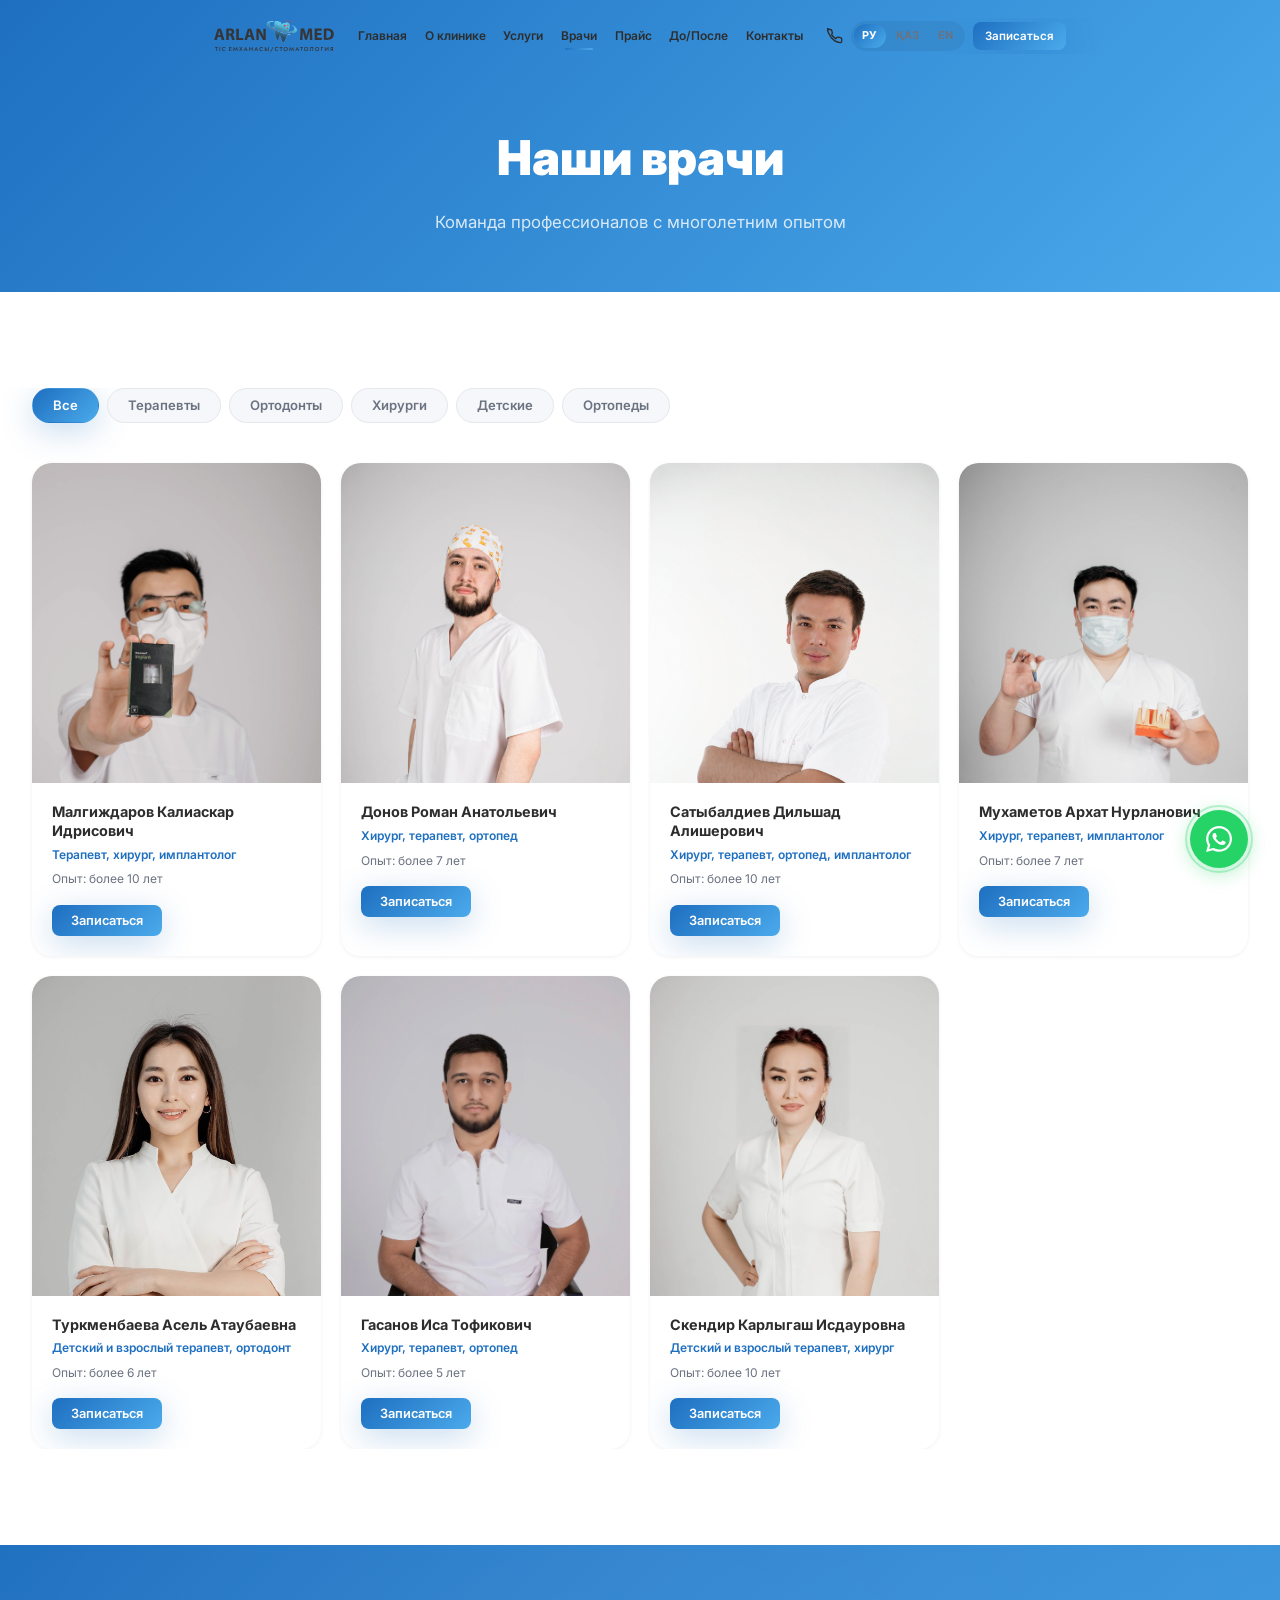
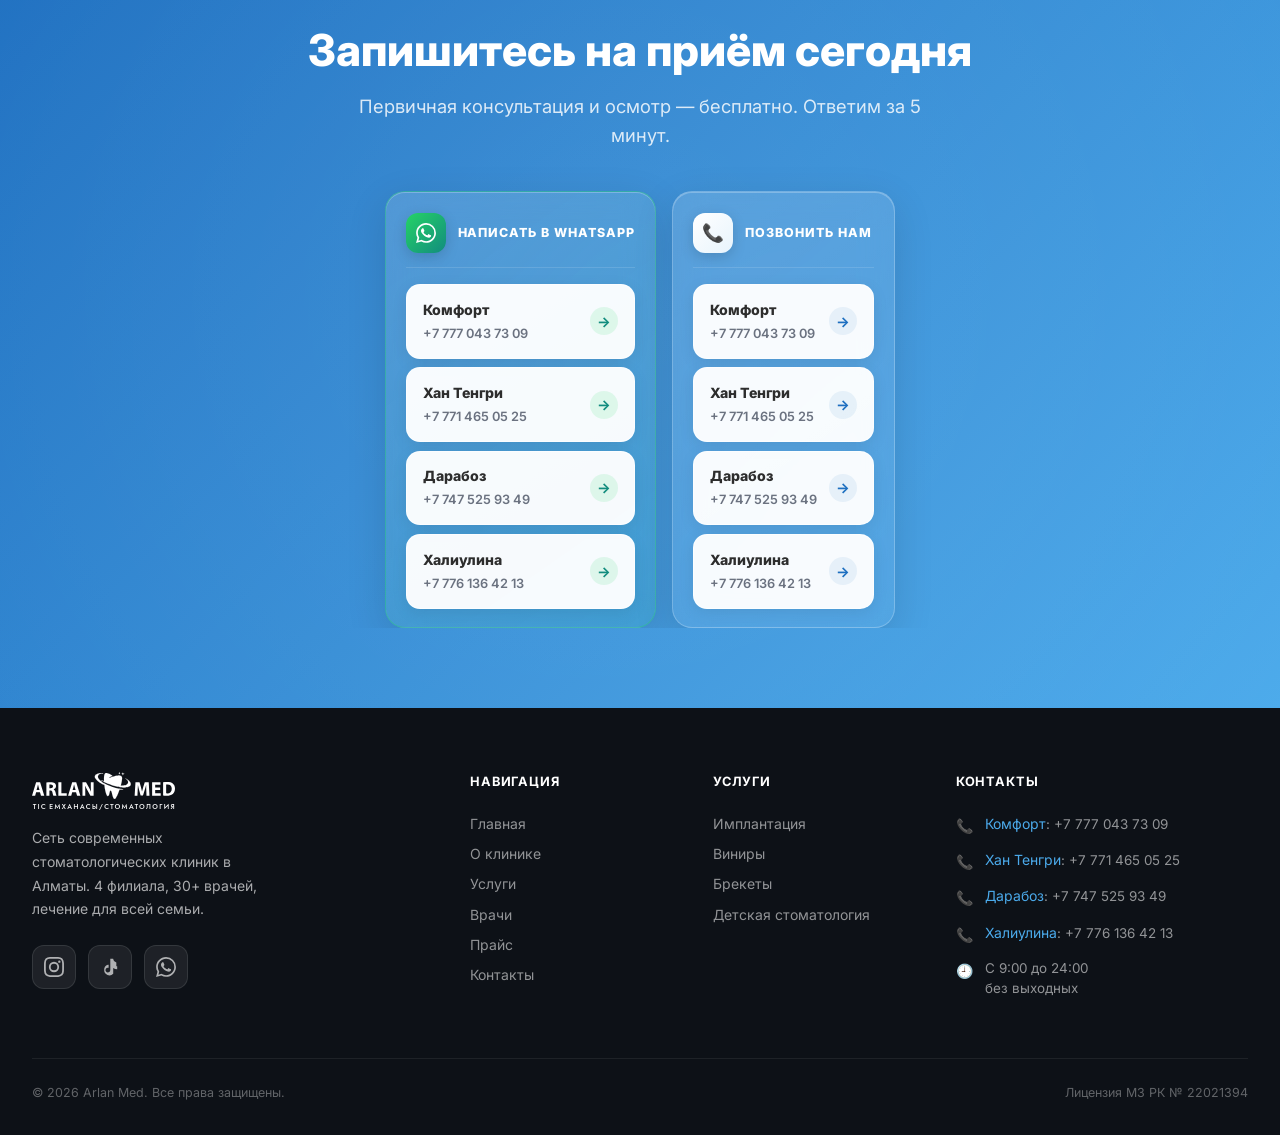
<file: doctors.html>
﻿<!DOCTYPE html>
<html lang="ru">
<head>
  <meta charset="UTF-8">
  <meta name="viewport" content="width=device-width, initial-scale=1.0">
  <title>Наши врачи — Arlan Med Стоматология Алматы</title>
  <meta name="description" content="Команда опытных стоматологов Arlan Med. Терапевты, хирурги, ортодонты, имплантологи, детские врачи. Запись онлайн.">
  <link rel="icon" type="image/svg+xml" href="img/Logo/Logotype_ArlanMed.svg">
  <link rel="stylesheet" href="css/style.css?v=14">
</head>
<body>

<!-- HEADER -->
<header class="header" id="header">
  <div class="container">
    <div class="header__inner">
      <a href="index.html" class="header__logo">
        <img src="img/Logo/Logotype_ArlanMed.svg" alt="Arlan Med" onerror="this.src='img/Logo/Logotype_ArlanMed.png'">
      </a>
      <nav class="header__nav">
        <a href="index.html" class="nav-link" data-i18n="nav_home" data-i18n="nav_home" data-i18n="nav_home">Главная</a>
        <a href="about.html" class="nav-link" data-i18n="nav_about" data-i18n="nav_about" data-i18n="nav_about">О клинике</a>
        <a href="services.html" class="nav-link" data-i18n="nav_services" data-i18n="nav_services" data-i18n="nav_services">Услуги</a>
        <a href="doctors.html" class="nav-link active" data-i18n="nav_doctors" data-i18n="nav_doctors" data-i18n="nav_doctors">Врачи</a>
        <a href="price.html" class="nav-link" data-i18n="nav_price" data-i18n="nav_price" data-i18n="nav_price">Прайс</a>
        <a href="gallery.html" class="nav-link" data-i18n="nav_gallery" data-i18n="nav_gallery" data-i18n="nav_gallery">До/После</a>
        <a href="contacts.html" class="nav-link" data-i18n="nav_contacts" data-i18n="nav_contacts" data-i18n="nav_contacts">Контакты</a>
      </nav>
      <div class="header__right">
        <a href="tel:+77011880101" class="header__phone">
          <svg viewBox="0 0 24 24" fill="none" stroke="currentColor" stroke-width="2" width="16" height="16"><path d="M22 16.92v3a2 2 0 01-2.18 2 19.79 19.79 0 01-8.63-3.07A19.5 19.5 0 013.25 9.09 19.79 19.79 0 01.21.44 2 2 0 012.2 2.22h3a2 2 0 012 1.72c.127.96.361 1.903.7 2.81a2 2 0 01-.45 2.11L6.91 9.91a16 16 0 006.08 6.08l1.75-1.75a2 2 0 012.11-.45c.907.339 1.85.573 2.81.7A2 2 0 0122 16.92z"/></svg>
          <span>+7 701 188 0101</span>
        </a>
        <div class="lang-sw">
          <button type="button" class="lang-btn active" data-lang="ru">РУ</button>
          <button type="button" class="lang-btn" data-lang="kz">ҚАЗ</button>
          <button type="button" class="lang-btn" data-lang="en">EN</button>
        </div>
        <button class="btn btn-primary btn-sm header__cta" type="button" data-modal data-i18n="nav_cta">Записаться</button>
        <div class="burger" id="burger">
          <div class="burger-line"></div>
          <div class="burger-line"></div>
          <div class="burger-line"></div>
        </div>
      </div>
    </div>
  </div>
</header>
<div class="mobile-nav" id="mobileNav">
  <div class="mobile-nav__links">
    <a href="index.html" class="mobile-nav__link" data-i18n="nav_home" data-i18n="nav_home" data-i18n="nav_home">Главная</a>
    <a href="about.html" class="mobile-nav__link" data-i18n="nav_about" data-i18n="nav_about" data-i18n="nav_about">О клинике</a>
    <a href="services.html" class="mobile-nav__link" data-i18n="nav_services" data-i18n="nav_services" data-i18n="nav_services">Услуги</a>
    <a href="doctors.html" class="mobile-nav__link" data-i18n="nav_doctors" data-i18n="nav_doctors" data-i18n="nav_doctors">Врачи</a>
    <a href="price.html" class="mobile-nav__link" data-i18n="nav_price" data-i18n="nav_price" data-i18n="nav_price">Прайс</a>
    <a href="gallery.html" class="mobile-nav__link" data-i18n="nav_gallery" data-i18n="nav_gallery" data-i18n="nav_gallery">До/После</a>
    <a href="reviews.html" class="mobile-nav__link" data-i18n="nav_reviews" data-i18n="nav_reviews" data-i18n="nav_reviews">Отзывы</a>
    <a href="contacts.html" class="mobile-nav__link" data-i18n="nav_contacts" data-i18n="nav_contacts" data-i18n="nav_contacts">Контакты</a>
  </div>
  <div class="mobile-nav__bottom">
    <a href="tel:+77011880101" class="btn btn-outline" style="width:100%;justify-content:center">📞 +7 701 188 0101</a>
    <button class="btn btn-primary" data-modal style="width:100%" data-i18n="nav_cta">Записаться на приём</button>
  </div>
</div>

<!-- PAGE HERO -->
<section class="page-hero">
  <div class="container">
    <h1 class="page-hero__title" data-i18n="doctors_title">Наши врачи</h1>
    <p class="page-hero__sub" data-i18n="doctors_sub">Команда профессионалов с многолетним опытом</p>
  </div>
</section>

<!-- DOCTORS -->
<section class="section">
  <div class="container">
    <!-- Filter -->
    <div class="filter-bar" id="doctorFilter">
      <button class="filter-btn active" data-filter="all" data-i18n="filter_all">Все</button>
      <button class="filter-btn" data-filter="therapist" data-i18n="filter_therapists">Терапевты</button>
      <button class="filter-btn" data-filter="ortho" data-i18n="filter_ortho">Ортодонты</button>
      <button class="filter-btn" data-filter="surgeon" data-i18n="filter_surgery">Хирурги</button>
      <button class="filter-btn" data-filter="kids" data-i18n="filter_kids">Детские</button>
      <button class="filter-btn" data-filter="orthopaed" data-i18n="filter_orthopaed">Ортопеды</button>
    </div>

    <div class="doctors-grid" id="doctorsGrid">

      <div class="doc-card reveal" data-cats="therapist surgeon implant">
        <div class="doc-card__img">
          <img src="img/doctors/Малгиждаров Калиаскар Идрисович.JPG.jpeg" alt="Малгиждаров Калиаскар Идрисович" loading="lazy">
        </div>
        <div class="doc-card__body">
          <div class="doc-card__name" data-i18n="doc_mal_name">Малгиждаров Калиаскар Идрисович</div>
          <div class="doc-card__spec" data-i18n="doc_mal_spec">Терапевт, хирург, имплантолог</div>
          <div class="doc-card__exp" data-i18n="doc_mal_exp">Опыт: более 10 лет</div>
          <button class="btn btn-primary btn-sm" data-modal data-doctor="Малгиждаров Калиаскар Идрисович" data-i18n="doc_appt">Записаться</button>
        </div>
      </div>

      <div class="doc-card reveal" data-cats="surgeon therapist orthopaed">
        <div class="doc-card__img">
          <img src="img/doctors/Донов Роман Анатольевич.jpeg" alt="Донов Роман Анатольевич" loading="lazy">
        </div>
        <div class="doc-card__body">
          <div class="doc-card__name" data-i18n="doc_donov_name">Донов Роман Анатольевич</div>
          <div class="doc-card__spec" data-i18n="doc_donov_spec">Хирург, терапевт, ортопед</div>
          <div class="doc-card__exp" data-i18n="doc_donov_exp">Опыт: более 7 лет</div>
          <button class="btn btn-primary btn-sm" data-modal data-i18n="doc_appt">Записаться</button>
        </div>
      </div>

      <div class="doc-card reveal" data-cats="surgeon therapist orthopaed implant">
        <div class="doc-card__img">
          <img src="img/doctors/Сатыбалдиев Дильшад Алишерович.PNG" alt="Сатыбалдиев Дильшад Алишерович" loading="lazy">
        </div>
        <div class="doc-card__body">
          <div class="doc-card__name" data-i18n="doc_satybaldiev_name">Сатыбалдиев Дильшад Алишерович</div>
          <div class="doc-card__spec" data-i18n="doc_satybaldiev_spec">Хирург, терапевт, ортопед, имплантолог</div>
          <div class="doc-card__exp" data-i18n="doc_satybaldiev_exp">Опыт: более 10 лет</div>
          <button class="btn btn-primary btn-sm" data-modal data-doctor="Сатыбалдиев Дильшад Алишерович" data-i18n="doc_appt">Записаться</button>
        </div>
      </div>

      <div class="doc-card reveal" data-cats="surgeon therapist implant">
        <div class="doc-card__img">
          <img src="img/doctors/Мухаметов Архат Нурланович.jpeg" alt="Мухаметов Архат Нурланович" loading="lazy">
        </div>
        <div class="doc-card__body">
          <div class="doc-card__name" data-i18n="doc_mukhametov_name">Мухаметов Архат Нурланович</div>
          <div class="doc-card__spec" data-i18n="doc_mukhametov_spec">Хирург, терапевт, имплантолог</div>
          <div class="doc-card__exp" data-i18n="doc_mukhametov_exp">Опыт: более 7 лет</div>
          <button class="btn btn-primary btn-sm" data-modal data-doctor="Мухаметов Архат Нурланович" data-i18n="doc_appt">Записаться</button>
        </div>
      </div>

      <div class="doc-card reveal" data-cats="therapist ortho kids">
        <div class="doc-card__img">
          <img src="img/doctors/Туркменбаева Асель Атаубаевна.jpeg" alt="Туркменбаева Асель Атаубаевна" loading="lazy">
        </div>
        <div class="doc-card__body">
          <div class="doc-card__name" data-i18n="doc_turkmenbaeva_name">Туркменбаева Асель Атаубаевна</div>
          <div class="doc-card__spec" data-i18n="doc_turkmenbaeva_spec">Детский и взрослый терапевт, ортодонт</div>
          <div class="doc-card__exp" data-i18n="doc_turkmenbaeva_exp">Опыт: более 6 лет</div>
          <button class="btn btn-primary btn-sm" data-modal data-doctor="Туркменбаева Асель Атаубаевна" data-i18n="doc_appt">Записаться</button>
        </div>
      </div>

      <div class="doc-card reveal" data-cats="surgeon therapist orthopaed">
        <div class="doc-card__img">
          <img src="img/doctors/Гасанов Иса Тофикович.jpeg" alt="Гасанов Иса Тофикович" loading="lazy">
        </div>
        <div class="doc-card__body">
          <div class="doc-card__name" data-i18n="doc_gasanov_name">Гасанов Иса Тофикович</div>
          <div class="doc-card__spec" data-i18n="doc_gasanov_spec">Хирург, терапевт, ортопед</div>
          <div class="doc-card__exp" data-i18n="doc_gasanov_exp">Опыт: более 5 лет</div>
          <button class="btn btn-primary btn-sm" data-modal data-doctor="Гасанов Иса Тофикович" data-i18n="doc_appt">Записаться</button>
        </div>
      </div>

      <div class="doc-card reveal" data-cats="therapist surgeon kids">
        <div class="doc-card__img">
          <img src="img/doctors/Скендир Карлыгаш Исдауровна.jpeg" alt="Скендир Карлыгаш Исдауровна" loading="lazy">
        </div>
        <div class="doc-card__body">
          <div class="doc-card__name" data-i18n="doc_skendir_name">Скендир Карлыгаш Исдауровна</div>
          <div class="doc-card__spec" data-i18n="doc_skendir_spec">Детский и взрослый терапевт, хирург</div>
          <div class="doc-card__exp" data-i18n="doc_skendir_exp">Опыт: более 10 лет</div>
          <button class="btn btn-primary btn-sm" data-modal data-doctor="Скендир Карлыгаш Исдауровна" data-i18n="doc_appt">Записаться</button>
        </div>
      </div>

    </div>
  </div>
</section>

<!-- CTA -->
<section class="cta-section">
  <div class="container">
    <div class="s-title" data-i18n="cta_title">Запишитесь на приём сегодня</div>
    <p class="s-subtitle" style="color:rgba(255,255,255,.82);margin:1rem auto 2.5rem" data-i18n="cta_sub">Первичная консультация и осмотр — бесплатно. Ответим за 5 минут.</p>
    <div class="cta-btns">
      <a href="https://wa.me/77011880101?text=Здравствуйте!%20Хочу%20записаться%20к%20врачу." target="_blank" class="btn btn-wa btn-lg"><svg viewBox="0 0 24 24" width="20" height="20" fill="currentColor"><path d="M17.472 14.382c-.297-.149-1.758-.867-2.03-.967-.273-.099-.471-.148-.67.15-.197.297-.767.966-.94 1.164-.173.199-.347.223-.644.075-.297-.15-1.255-.463-2.39-1.475-.883-.788-1.48-1.761-1.653-2.059-.173-.297-.018-.458.13-.606.134-.133.298-.347.446-.52.149-.174.198-.298.298-.497.099-.198.05-.371-.025-.52-.075-.149-.669-1.612-.916-2.207-.242-.579-.487-.5-.669-.51-.173-.008-.371-.01-.57-.01-.198 0-.52.074-.792.372-.272.297-1.04 1.016-1.04 2.479 0 1.462 1.065 2.875 1.213 3.074.149.198 2.096 3.2 5.077 4.487.709.306 1.262.489 1.694.625.712.227 1.36.195 1.871.118.571-.085 1.758-.719 2.006-1.413.248-.694.248-1.289.173-1.413-.074-.124-.272-.198-.57-.347m-5.421 7.403h-.004a9.87 9.87 0 01-5.031-1.378l-.361-.214-3.741.982.998-3.648-.235-.374a9.86 9.86 0 01-1.51-5.26c.001-5.45 4.436-9.884 9.888-9.884 2.64 0 5.122 1.03 6.988 2.898a9.825 9.825 0 012.893 6.994c-.003 5.45-4.437 9.884-9.885 9.884m8.413-18.297A11.815 11.815 0 0012.05 0C5.495 0 .16 5.335.157 11.892c0 2.096.547 4.142 1.588 5.945L.057 24l6.305-1.654a11.882 11.882 0 005.683 1.448h.005c6.554 0 11.89-5.335 11.893-11.893a11.821 11.821 0 00-3.48-8.413z"/></svg> WhatsApp</a>
      <a href="tel:+77011880101" class="btn btn-white btn-lg">📞 +7 701 188 0101</a>
    </div>
  </div>
</section>

<!-- FOOTER -->
<footer class="footer">
  <div class="container">
    <div class="footer__top">
      <div>
        <div class="footer__logo"><img src="img/Logo/Logotype_ArlanMed.svg" alt="Arlan Med" onerror="this.src='img/Logo/Logotype_ArlanMed.png'"></div>
        <p class="footer__about" data-i18n="footer_about">Сеть современных стоматологических клиник в Алматы. 4 филиала, 30+ врачей.</p>
        <div class="footer__social">
          <a href="https://www.instagram.com/arlan_med/" target="_blank" class="f-social"><svg viewBox="0 0 24 24" width="20" height="20" fill="currentColor"><path d="M12 2.163c3.204 0 3.584.012 4.85.07 3.252.148 4.771 1.691 4.919 4.919.058 1.265.069 1.645.069 4.849 0 3.205-.012 3.584-.069 4.849-.149 3.225-1.664 4.771-4.919 4.919-1.266.058-1.644.07-4.85.07-3.204 0-3.584-.012-4.849-.07-3.26-.149-4.771-1.699-4.919-4.92-.058-1.265-.07-1.644-.07-4.849 0-3.204.013-3.583.07-4.849.149-3.227 1.664-4.771 4.919-4.919 1.266-.057 1.645-.069 4.849-.069zM12 0C8.741 0 8.333.014 7.053.072 2.695.272.273 2.69.073 7.052.014 8.333 0 8.741 0 12c0 3.259.014 3.668.072 4.948.2 4.358 2.618 6.78 6.98 6.98C8.333 23.986 8.741 24 12 24c3.259 0 3.668-.014 4.948-.072 4.354-.2 6.782-2.618 6.979-6.98.059-1.28.073-1.689.073-4.948 0-3.259-.014-3.667-.072-4.947-.196-4.354-2.617-6.78-6.979-6.98C15.668.014 15.259 0 12 0zm0 5.838a6.162 6.162 0 100 12.324 6.162 6.162 0 000-12.324zM12 16a4 4 0 110-8 4 4 0 010 8zm6.406-11.845a1.44 1.44 0 100 2.881 1.44 1.44 0 000-2.881z"/></svg></a>
          <a href="https://www.tiktok.com/@arlanmed.dent" target="_blank" class="f-social"><svg viewBox="0 0 24 24" width="20" height="20" fill="currentColor"><path d="M19.59 6.69a4.83 4.83 0 01-3.77-4.25V2h-3.45v13.67a2.89 2.89 0 01-5.2 1.74 2.89 2.89 0 012.31-4.64 2.93 2.93 0 01.88.13V9.4a6.84 6.84 0 00-1-.05A6.33 6.33 0 005 15.66a6.34 6.34 0 0010.86 4.43v-7a8.16 8.16 0 004.77 1.52v-3.4a4.85 4.85 0 01-1.04-.11z"/></svg></a>
          <a href="https://wa.me/77011880101" target="_blank" class="f-social"><svg viewBox="0 0 24 24" width="20" height="20" fill="currentColor"><path d="M17.472 14.382c-.297-.149-1.758-.867-2.03-.967-.273-.099-.471-.148-.67.15-.197.297-.767.966-.94 1.164-.173.199-.347.223-.644.075-.297-.15-1.255-.463-2.39-1.475-.883-.788-1.48-1.761-1.653-2.059-.173-.297-.018-.458.13-.606.134-.133.298-.347.446-.52.149-.174.198-.298.298-.497.099-.198.05-.371-.025-.52-.075-.149-.669-1.612-.916-2.207-.242-.579-.487-.5-.669-.51-.173-.008-.371-.01-.57-.01-.198 0-.52.074-.792.372-.272.297-1.04 1.016-1.04 2.479 0 1.462 1.065 2.875 1.213 3.074.149.198 2.096 3.2 5.077 4.487.709.306 1.262.489 1.694.625.712.227 1.36.195 1.871.118.571-.085 1.758-.719 2.006-1.413.248-.694.248-1.289.173-1.413-.074-.124-.272-.198-.57-.347m-5.421 7.403h-.004a9.87 9.87 0 01-5.031-1.378l-.361-.214-3.741.982.998-3.648-.235-.374a9.86 9.86 0 01-1.51-5.26c.001-5.45 4.436-9.884 9.888-9.884 2.64 0 5.122 1.03 6.988 2.898a9.825 9.825 0 012.893 6.994c-.003 5.45-4.437 9.884-9.885 9.884m8.413-18.297A11.815 11.815 0 0012.05 0C5.495 0 .16 5.335.157 11.892c0 2.096.547 4.142 1.588 5.945L.057 24l6.305-1.654a11.882 11.882 0 005.683 1.448h.005c6.554 0 11.89-5.335 11.893-11.893a11.821 11.821 0 00-3.48-8.413z"/></svg></a>
        </div>
      </div>
      <div>
        <div class="footer__heading" data-i18n="footer_nav">Навигация</div>
        <div class="footer__links">
          <a href="index.html" data-i18n="nav_home" data-i18n="nav_home" data-i18n="nav_home">Главная</a><a href="about.html" data-i18n="nav_about" data-i18n="nav_about" data-i18n="nav_about">О клинике</a>
          <a href="services.html" data-i18n="nav_services" data-i18n="nav_services" data-i18n="nav_services">Услуги</a><a href="doctors.html" data-i18n="nav_doctors" data-i18n="nav_doctors" data-i18n="nav_doctors">Врачи</a>
          <a href="price.html" data-i18n="nav_price" data-i18n="nav_price" data-i18n="nav_price">Прайс</a><a href="contacts.html" data-i18n="nav_contacts" data-i18n="nav_contacts" data-i18n="nav_contacts">Контакты</a>
        </div>
      </div>
      <div>
        <div class="footer__heading" data-i18n="footer_services">Услуги</div>
        <div class="footer__links">
          <a href="services.html#implants" data-i18n="svc_impl_title">Имплантация</a>
          <a href="services.html#veneers" data-i18n="svc_vin_title">Виниры</a>
          <a href="services.html#braces" data-i18n="svc_brac_title">Брекеты</a>
          <a href="services.html#kids" data-i18n="svc_kids_title">Детская стоматология</a>
        </div>
      </div>
      <div>
        <div class="footer__heading" data-i18n="footer_contacts">Контакты</div>
        <div data-footer-phones></div>
        <div class="footer__contact-row"><span>🕘</span><span data-i18n-html="footer_hours">С 9:00 до 24:00<br>без выходных</span></div>
      </div>
    </div>
    <div class="footer__bottom">
      <div class="footer__copy" data-i18n="footer_copy"><span data-i18n="footer_copy"><span data-i18n="footer_copy">© 2026 Arlan Med. Все права защищены.</span></span></div>
      <div class="footer__licence" data-i18n="footer_licence"><span data-i18n="footer_licence"><span data-i18n="footer_licence">Лицензия МЗ РК № 22021394</span></span></div>
    </div>
  </div>
</footer>

<!-- WA Float -->
<div class="wa-float"></div>


<div class="overlay" id="overlay">
  <div class="modal">
    <div class="modal__head">
      <h3 class="modal__title" data-i18n="modal_title">Запись на приём</h3>
      <button class="modal__close" id="modalClose">✕</button>
    </div>
    <form class="form" id="appointmentForm">
      <div class="form-group">
        <label class="form-label" data-i18n="modal_name">Ваше имя</label>
        <input type="text" id="modal-name" class="form-input" placeholder="Введите ваше имя" data-i18n="modal_name_ph" data-i18n="modal_name" required>
      </div>
      <div class="form-group">
        <label class="form-label" data-i18n="modal_phone">Номер телефона</label>
        <input type="tel" id="modal-phone" class="form-input" placeholder="+7 (___) ___-__-__" required>
      </div>
      <div class="form-group">
        <label class="form-label" data-i18n="modal_service">Услуга</label>
        <select id="modal-service" class="form-select">
          <option value="" data-i18n="modal_service_ph">Выберите услугу</option>
          <option value="impl" data-i18n="svc_impl_title">Имплантация</option><option value="vin" data-i18n="svc_vin_title">Виниры</option>
          <option value="ther" data-i18n="svc_ther_title">Лечение зубов</option><option value="brac" data-i18n="svc_brac_title">Брекеты</option>
          <option>Элайнеры</option><option>Детская стоматология</option><option value="other" data-i18n="modal_other">Другое</option>
        </select>
      </div>
      <div class="form-group">
        <label class="form-label" data-i18n="modal_branch">Филиал</label>
                <select id="modal-branch" class="form-select">
          <option value="" data-i18n="modal_branch_ph">Любой удобный</option>
          <option value="comfort" data-i18n="modal_branch_comfort">Комфорт · Серкебаева, 107 (Ежедневно 9:00–19:00)</option>
          <option value="daraboz" data-i18n="modal_branch_darab">Дарабоз, 43 (Ежедневно 9:00–24:00)</option>
          <option value="khan_tengri" data-i18n="modal_branch_khan">Хан Тенгри · Кенесары хана, 54/41 (Пн-Сб 9:00–19:00)</option>
          <option value="haliulina" data-i18n="modal_branch_hali">Халиулина, 140/5 к2 (Пн-Сб 9:00–19:00)</option>
        </select>
      </div>
      <div class="form-group">
        <label class="form-label" data-i18n="modal_comment">Комментарий</label>
        <textarea id="modal-comment" class="form-textarea" placeholder="Запись к врачу или вопрос..."></textarea>
      </div>
      <button type="submit" class="btn btn-wa" style="width:100%;padding:1rem;font-size:1rem"><svg viewBox="0 0 24 24" width="20" height="20" fill="currentColor"><path d="M17.472 14.382c-.297-.149-1.758-.867-2.03-.967-.273-.099-.471-.148-.67.15-.197.297-.767.966-.94 1.164-.173.199-.347.223-.644.075-.297-.15-1.255-.463-2.39-1.475-.883-.788-1.48-1.761-1.653-2.059-.173-.297-.018-.458.13-.606.134-.133.298-.347.446-.52.149-.174.198-.298.298-.497.099-.198.05-.371-.025-.52-.075-.149-.669-1.612-.916-2.207-.242-.579-.487-.5-.669-.51-.173-.008-.371-.01-.57-.01-.198 0-.52.074-.792.372-.272.297-1.04 1.016-1.04 2.479 0 1.462 1.065 2.875 1.213 3.074.149.198 2.096 3.2 5.077 4.487.709.306 1.262.489 1.694.625.712.227 1.36.195 1.871.118.571-.085 1.758-.719 2.006-1.413.248-.694.248-1.289.173-1.413-.074-.124-.272-.198-.57-.347m-5.421 7.403h-.004a9.87 9.87 0 01-5.031-1.378l-.361-.214-3.741.982.998-3.648-.235-.374a9.86 9.86 0 01-1.51-5.26c.001-5.45 4.436-9.884 9.888-9.884 2.64 0 5.122 1.03 6.988 2.898a9.825 9.825 0 012.893 6.994c-.003 5.45-4.437 9.884-9.885 9.884m8.413-18.297A11.815 11.815 0 0012.05 0C5.495 0 .16 5.335.157 11.892c0 2.096.547 4.142 1.588 5.945L.057 24l6.305-1.654a11.882 11.882 0 005.683 1.448h.005c6.554 0 11.89-5.335 11.893-11.893a11.821 11.821 0 00-3.48-8.413z"/></svg> <span data-i18n="modal_submit">Отправить через WhatsApp</span></button>
    </form>
  </div>
</div>

<script src="js/i18n.js?v=9"></script>
<script src="js/branches.js?v=13"></script>
<script src="js/main.js?v=9"></script>
<script>
  // Doctor filter
  document.getElementById('doctorFilter').addEventListener('click', e => {
    const btn = e.target.closest('.filter-btn');
    if (!btn) return;
    document.querySelectorAll('#doctorFilter .filter-btn').forEach(b => b.classList.remove('active'));
    btn.classList.add('active');
    const filter = btn.dataset.filter;
    document.querySelectorAll('#doctorsGrid .doc-card').forEach(card => {
      const cats = card.dataset.cats || '';
      card.style.display = (filter === 'all' || cats.includes(filter)) ? '' : 'none';
    });
  });
</script>
</body>
</html>
</file>
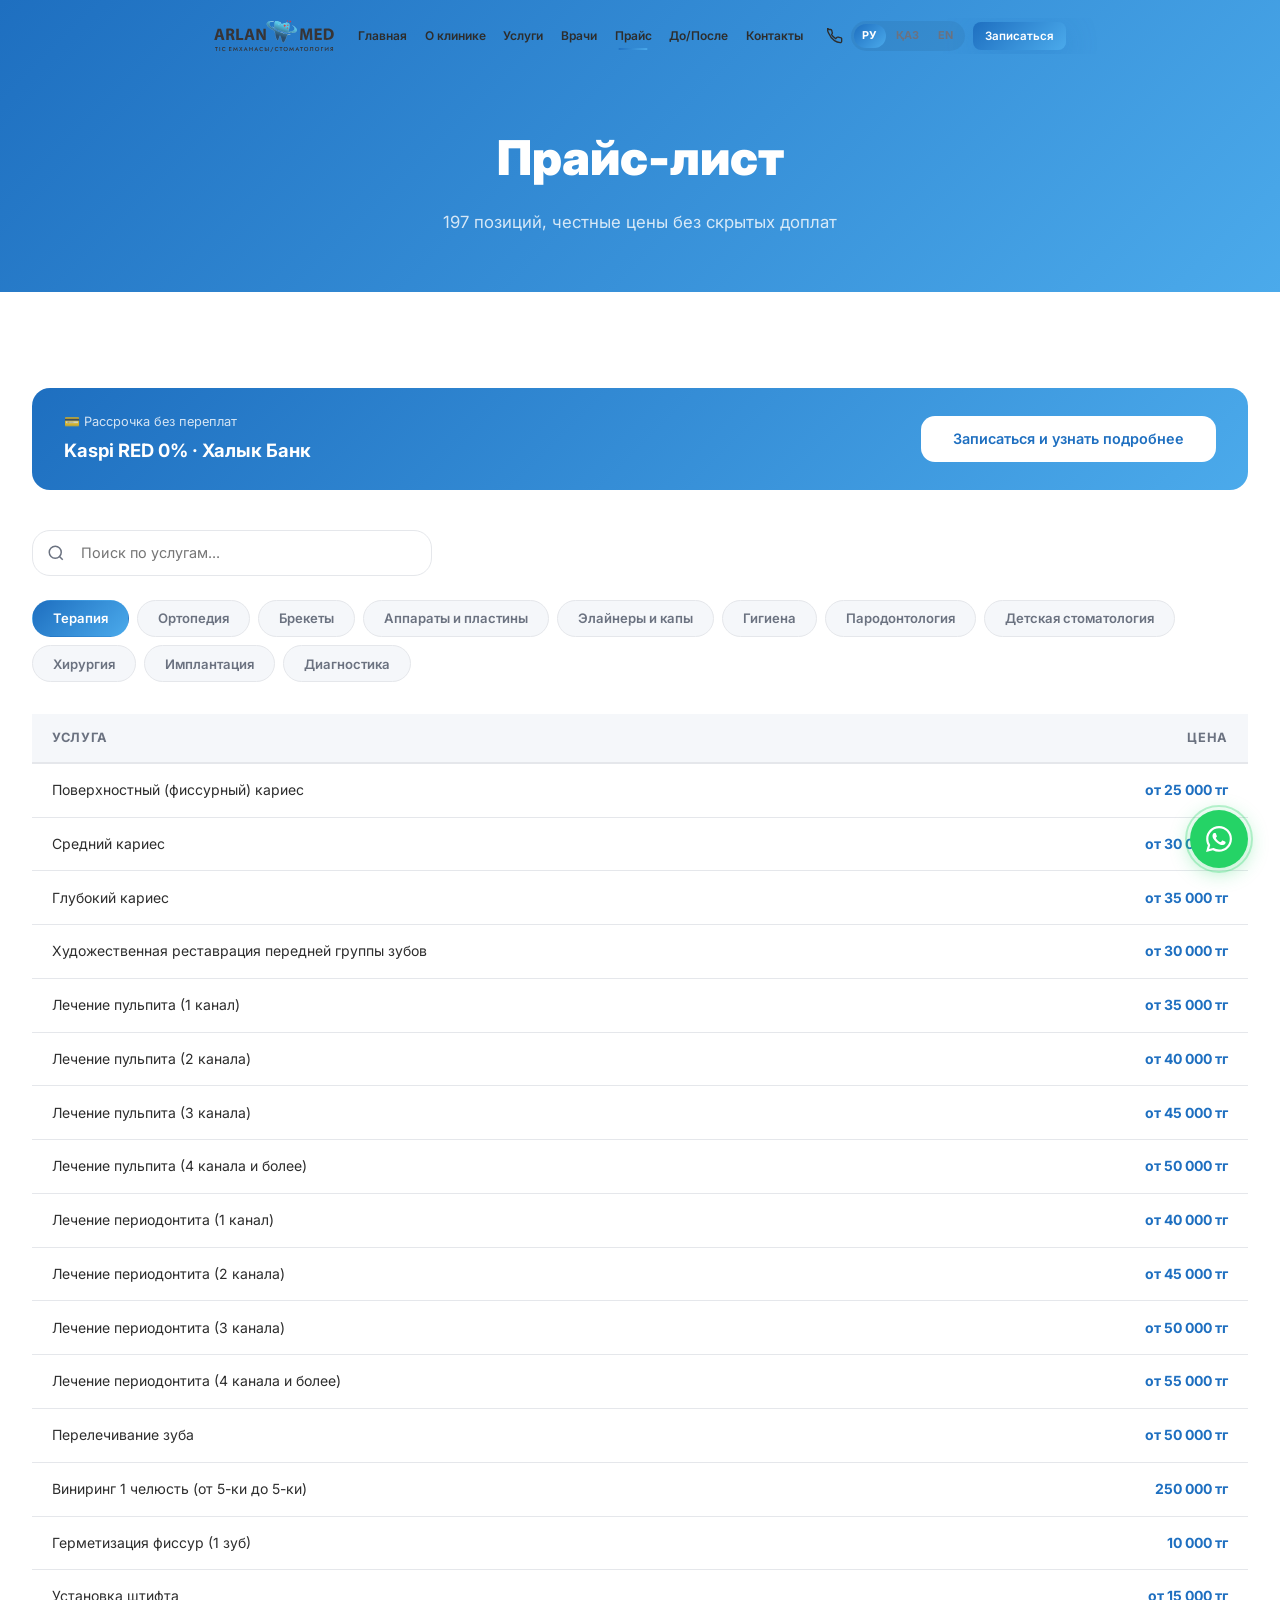
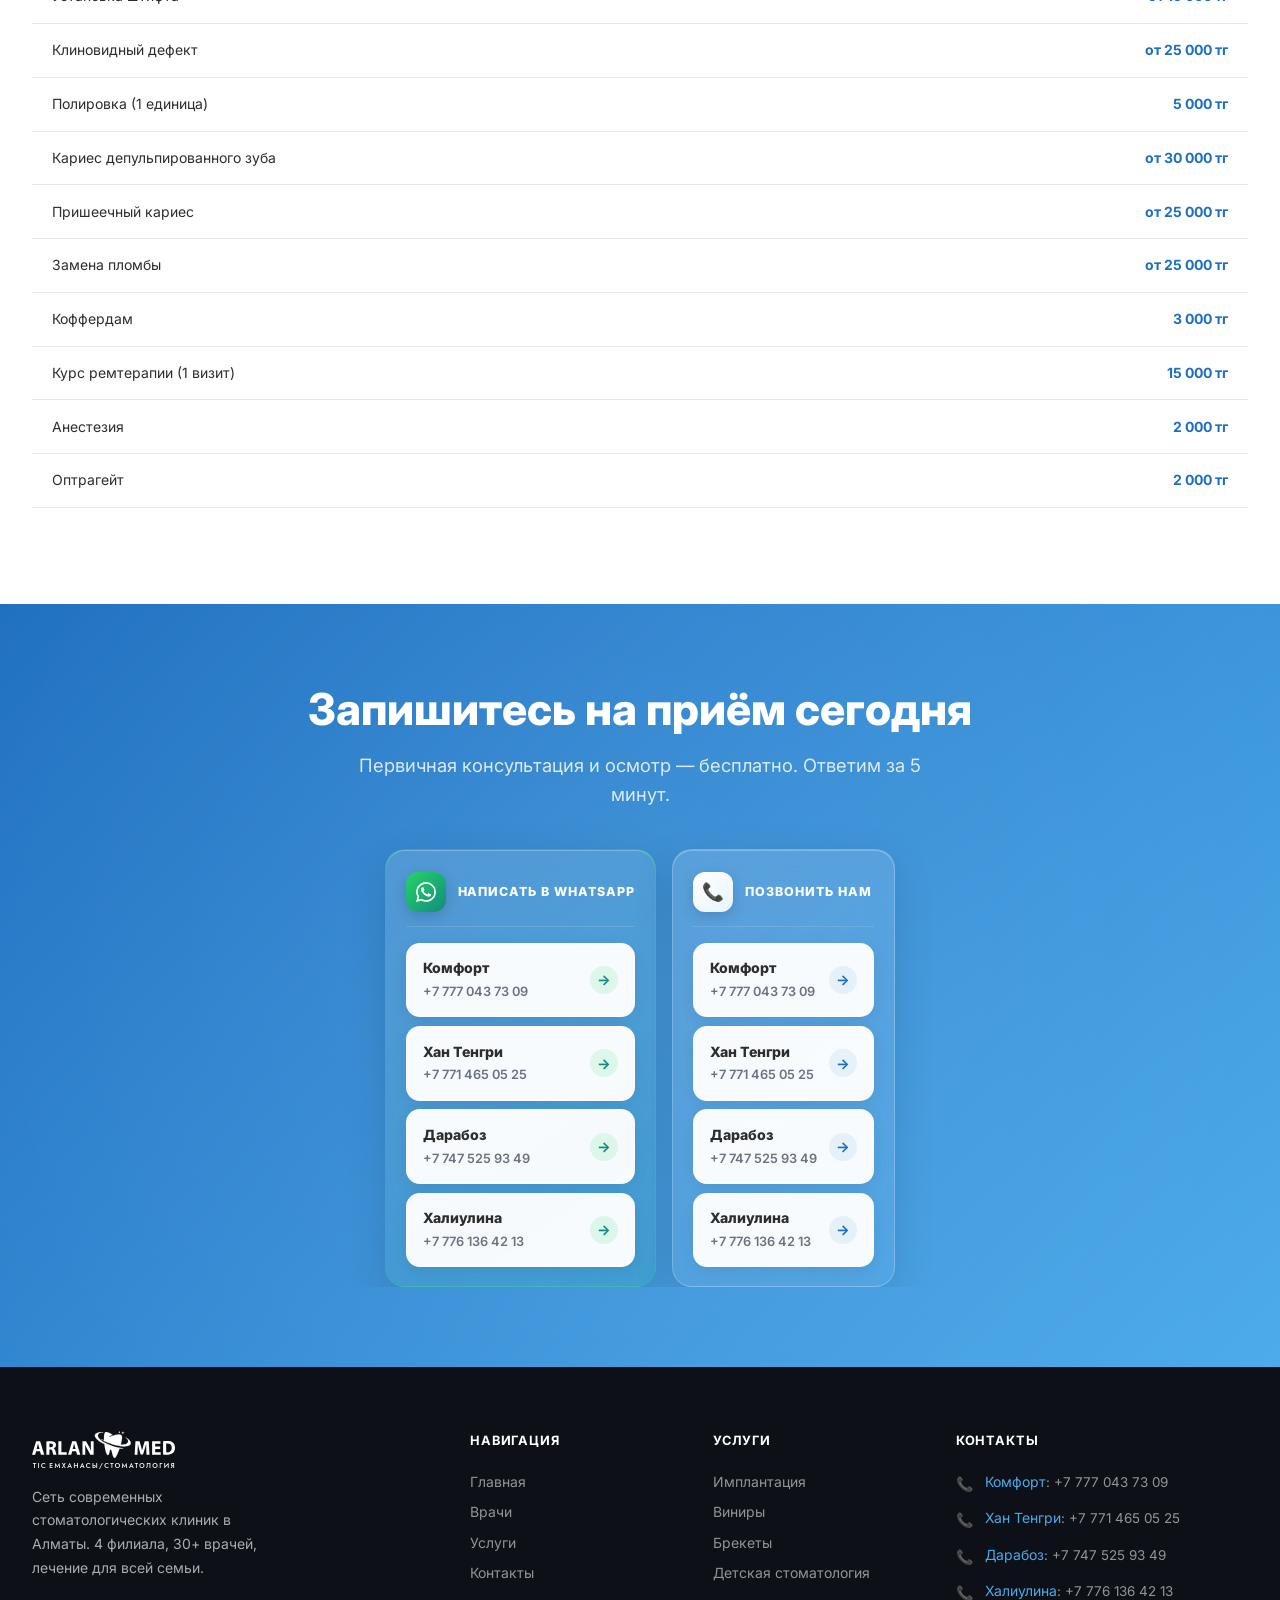
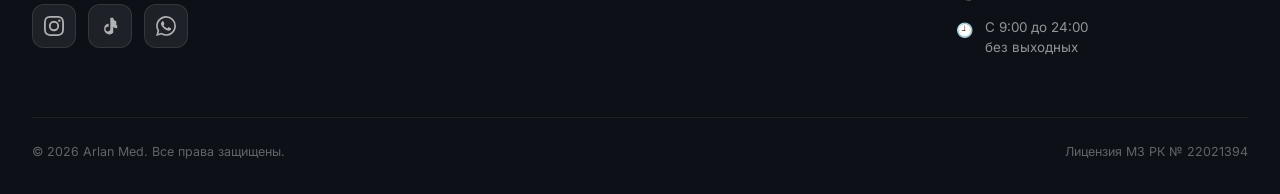
<file: price.html>
﻿<!DOCTYPE html>
<html lang="ru">
<head>
  <meta charset="UTF-8">
  <meta name="viewport" content="width=device-width, initial-scale=1.0">
  <title>Прайс-лист — Arlan Med Стоматология Алматы</title>
  <meta name="description" content="Полный прайс-лист стоматологии Arlan Med Алматы. 197 позиций, 11 категорий. Честные цены без скрытых доплат. Рассрочка Kaspi 0%.">
  <link rel="icon" type="image/svg+xml" href="img/Logo/Logotype_ArlanMed.svg">
  <link rel="stylesheet" href="css/style.css?v=14">
</head>
<body>

<header class="header" id="header">
  <div class="container">
    <div class="header__inner">
      <a href="index.html" class="header__logo">
        <img src="img/Logo/Logotype_ArlanMed.svg" alt="Arlan Med" onerror="this.src='img/Logo/Logotype_ArlanMed.png'">
      </a>
      <nav class="header__nav">
        <a href="index.html" class="nav-link" data-i18n="nav_home" data-i18n="nav_home">Главная</a>
        <a href="about.html" class="nav-link" data-i18n="nav_about" data-i18n="nav_about">О клинике</a>
        <a href="services.html" class="nav-link" data-i18n="nav_services" data-i18n="nav_services">Услуги</a>
        <a href="doctors.html" class="nav-link" data-i18n="nav_doctors" data-i18n="nav_doctors">Врачи</a>
        <a href="price.html" class="nav-link active" data-i18n="nav_price" data-i18n="nav_price">Прайс</a>
        <a href="gallery.html" class="nav-link" data-i18n="nav_gallery" data-i18n="nav_gallery">До/После</a>
        <a href="contacts.html" class="nav-link" data-i18n="nav_contacts" data-i18n="nav_contacts">Контакты</a>
      </nav>
      <div class="header__right">
        <a href="tel:+77011880101" class="header__phone">
          <svg viewBox="0 0 24 24" fill="none" stroke="currentColor" stroke-width="2" width="16" height="16"><path d="M22 16.92v3a2 2 0 01-2.18 2 19.79 19.79 0 01-8.63-3.07A19.5 19.5 0 013.25 9.09 19.79 19.79 0 01.21.44 2 2 0 012.2 2.22h3a2 2 0 012 1.72c.127.96.361 1.903.7 2.81a2 2 0 01-.45 2.11L6.91 9.91a16 16 0 006.08 6.08l1.75-1.75a2 2 0 012.11-.45c.907.339 1.85.573 2.81.7A2 2 0 0122 16.92z"/></svg>
          <span>+7 701 188 0101</span>
        </a>
        <div class="lang-sw">
          <button type="button" class="lang-btn active" data-lang="ru">РУ</button>
          <button type="button" class="lang-btn" data-lang="kz">ҚАЗ</button>
          <button type="button" class="lang-btn" data-lang="en">EN</button>
        </div>
        <button class="btn btn-primary btn-sm header__cta" type="button" data-modal data-i18n="nav_cta">Записаться</button>
        <div class="burger" id="burger">
          <div class="burger-line"></div><div class="burger-line"></div><div class="burger-line"></div>
        </div>
      </div>
    </div>
  </div>
</header>
<div class="mobile-nav" id="mobileNav">
  <div class="mobile-nav__links">
    <a href="index.html" class="mobile-nav__link" data-i18n="nav_home" data-i18n="nav_home">Главная</a>
    <a href="about.html" class="mobile-nav__link" data-i18n="nav_about" data-i18n="nav_about">О клинике</a>
    <a href="services.html" class="mobile-nav__link" data-i18n="nav_services" data-i18n="nav_services">Услуги</a>
    <a href="doctors.html" class="mobile-nav__link" data-i18n="nav_doctors" data-i18n="nav_doctors">Врачи</a>
    <a href="price.html" class="mobile-nav__link" data-i18n="nav_price" data-i18n="nav_price">Прайс</a>
    <a href="gallery.html" class="mobile-nav__link" data-i18n="nav_gallery" data-i18n="nav_gallery">До/После</a>
    <a href="reviews.html" class="mobile-nav__link" data-i18n="nav_reviews" data-i18n="nav_reviews">Отзывы</a>
    <a href="contacts.html" class="mobile-nav__link" data-i18n="nav_contacts" data-i18n="nav_contacts">Контакты</a>
  </div>
  <div class="mobile-nav__bottom">
    <a href="tel:+77011880101" class="btn btn-outline" style="width:100%;justify-content:center">📞 +7 701 188 0101</a>
    <button class="btn btn-primary" data-modal style="width:100%" data-i18n="nav_cta">Записаться на приём</button>
  </div>
</div>

<section class="page-hero">
  <div class="container">
    <h1 class="page-hero__title" data-i18n="price_title">Прайс-лист</h1>
    <p class="page-hero__sub" data-i18n="price_sub">197 позиций, честные цены без скрытых доплат</p>
  </div>
</section>

<section class="section">
  <div class="container">
    <!-- Installment banner -->
    <div style="background:linear-gradient(135deg,#1E6FC0,#4BAAEB);border-radius:18px;padding:1.5rem 2rem;display:flex;justify-content:space-between;align-items:center;margin-bottom:2.5rem;flex-wrap:wrap;gap:1rem;color:#fff">
      <div>
        <div style="font-size:.8rem;opacity:.8;margin-bottom:.25rem">💳 Рассрочка без переплат</div>
        <div style="font-size:1.15rem;font-weight:700">Kaspi RED 0% · Халык Банк</div>
      </div>
      <button class="btn btn-white" data-modal>Записаться и узнать подробнее</button>
    </div>

    <!-- Search -->
    <input type="text" class="price-search" placeholder="Поиск по услугам..." id="priceSearch" data-i18n="price_search_ph">

    <!-- Tabs (filled by JS) -->
    <div class="price-tabs" id="priceTabs"></div>

    <!-- Content panels (filled by JS) -->
    <div class="price-content" id="priceContent"></div>
  </div>
</section>

<!-- CTA -->
<section class="cta-section">
  <div class="container">
    <div class="s-title" data-i18n="cta_title">Запишитесь на приём сегодня</div>
    <p class="s-subtitle" style="color:rgba(255,255,255,.82);margin:1rem auto 2.5rem" data-i18n="cta_sub">Первичная консультация и осмотр — бесплатно. Ответим за 5 минут.</p>
    <div class="cta-btns">
      <a href="https://wa.me/77011880101?text=Здравствуйте!%20Хочу%20уточнить%20цену." target="_blank" class="btn btn-wa btn-lg"><svg viewBox="0 0 24 24" width="20" height="20" fill="currentColor"><path d="M17.472 14.382c-.297-.149-1.758-.867-2.03-.967-.273-.099-.471-.148-.67.15-.197.297-.767.966-.94 1.164-.173.199-.347.223-.644.075-.297-.15-1.255-.463-2.39-1.475-.883-.788-1.48-1.761-1.653-2.059-.173-.297-.018-.458.13-.606.134-.133.298-.347.446-.52.149-.174.198-.298.298-.497.099-.198.05-.371-.025-.52-.075-.149-.669-1.612-.916-2.207-.242-.579-.487-.5-.669-.51-.173-.008-.371-.01-.57-.01-.198 0-.52.074-.792.372-.272.297-1.04 1.016-1.04 2.479 0 1.462 1.065 2.875 1.213 3.074.149.198 2.096 3.2 5.077 4.487.709.306 1.262.489 1.694.625.712.227 1.36.195 1.871.118.571-.085 1.758-.719 2.006-1.413.248-.694.248-1.289.173-1.413-.074-.124-.272-.198-.57-.347m-5.421 7.403h-.004a9.87 9.87 0 01-5.031-1.378l-.361-.214-3.741.982.998-3.648-.235-.374a9.86 9.86 0 01-1.51-5.26c.001-5.45 4.436-9.884 9.888-9.884 2.64 0 5.122 1.03 6.988 2.898a9.825 9.825 0 012.893 6.994c-.003 5.45-4.437 9.884-9.885 9.884m8.413-18.297A11.815 11.815 0 0012.05 0C5.495 0 .16 5.335.157 11.892c0 2.096.547 4.142 1.588 5.945L.057 24l6.305-1.654a11.882 11.882 0 005.683 1.448h.005c6.554 0 11.89-5.335 11.893-11.893a11.821 11.821 0 00-3.48-8.413z"/></svg> WhatsApp</a>
      <a href="tel:+77011880101" class="btn btn-white btn-lg">📞 +7 701 188 0101</a>
    </div>
  </div>
</section>

<footer class="footer">
  <div class="container">
    <div class="footer__top">
      <div>
        <div class="footer__logo"><img src="img/Logo/Logotype_ArlanMed.svg" alt="Arlan Med" onerror="this.src='img/Logo/Logotype_ArlanMed.png'"></div>
        <p class="footer__about" data-i18n="footer_about">Сеть стоматологических клиник в Алматы. 4 филиала, 30+ врачей.</p>
        <div class="footer__social">
          <a href="https://www.instagram.com/arlan_med/" target="_blank" class="f-social"><svg viewBox="0 0 24 24" width="20" height="20" fill="currentColor"><path d="M12 2.163c3.204 0 3.584.012 4.85.07 3.252.148 4.771 1.691 4.919 4.919.058 1.265.069 1.645.069 4.849 0 3.205-.012 3.584-.069 4.849-.149 3.225-1.664 4.771-4.919 4.919-1.266.058-1.644.07-4.85.07-3.204 0-3.584-.012-4.849-.07-3.26-.149-4.771-1.699-4.919-4.92-.058-1.265-.07-1.644-.07-4.849 0-3.204.013-3.583.07-4.849.149-3.227 1.664-4.771 4.919-4.919 1.266-.057 1.645-.069 4.849-.069zM12 0C8.741 0 8.333.014 7.053.072 2.695.272.273 2.69.073 7.052.014 8.333 0 8.741 0 12c0 3.259.014 3.668.072 4.948.2 4.358 2.618 6.78 6.98 6.98C8.333 23.986 8.741 24 12 24c3.259 0 3.668-.014 4.948-.072 4.354-.2 6.782-2.618 6.979-6.98.059-1.28.073-1.689.073-4.948 0-3.259-.014-3.667-.072-4.947-.196-4.354-2.617-6.78-6.979-6.98C15.668.014 15.259 0 12 0zm0 5.838a6.162 6.162 0 100 12.324 6.162 6.162 0 000-12.324zM12 16a4 4 0 110-8 4 4 0 010 8zm6.406-11.845a1.44 1.44 0 100 2.881 1.44 1.44 0 000-2.881z"/></svg></a>
          <a href="https://www.tiktok.com/@arlanmed.dent" target="_blank" class="f-social"><svg viewBox="0 0 24 24" width="20" height="20" fill="currentColor"><path d="M19.59 6.69a4.83 4.83 0 01-3.77-4.25V2h-3.45v13.67a2.89 2.89 0 01-5.2 1.74 2.89 2.89 0 012.31-4.64 2.93 2.93 0 01.88.13V9.4a6.84 6.84 0 00-1-.05A6.33 6.33 0 005 15.66a6.34 6.34 0 0010.86 4.43v-7a8.16 8.16 0 004.77 1.52v-3.4a4.85 4.85 0 01-1.04-.11z"/></svg></a>
          <a href="https://wa.me/77011880101" target="_blank" class="f-social"><svg viewBox="0 0 24 24" width="20" height="20" fill="currentColor"><path d="M17.472 14.382c-.297-.149-1.758-.867-2.03-.967-.273-.099-.471-.148-.67.15-.197.297-.767.966-.94 1.164-.173.199-.347.223-.644.075-.297-.15-1.255-.463-2.39-1.475-.883-.788-1.48-1.761-1.653-2.059-.173-.297-.018-.458.13-.606.134-.133.298-.347.446-.52.149-.174.198-.298.298-.497.099-.198.05-.371-.025-.52-.075-.149-.669-1.612-.916-2.207-.242-.579-.487-.5-.669-.51-.173-.008-.371-.01-.57-.01-.198 0-.52.074-.792.372-.272.297-1.04 1.016-1.04 2.479 0 1.462 1.065 2.875 1.213 3.074.149.198 2.096 3.2 5.077 4.487.709.306 1.262.489 1.694.625.712.227 1.36.195 1.871.118.571-.085 1.758-.719 2.006-1.413.248-.694.248-1.289.173-1.413-.074-.124-.272-.198-.57-.347m-5.421 7.403h-.004a9.87 9.87 0 01-5.031-1.378l-.361-.214-3.741.982.998-3.648-.235-.374a9.86 9.86 0 01-1.51-5.26c.001-5.45 4.436-9.884 9.888-9.884 2.64 0 5.122 1.03 6.988 2.898a9.825 9.825 0 012.893 6.994c-.003 5.45-4.437 9.884-9.885 9.884m8.413-18.297A11.815 11.815 0 0012.05 0C5.495 0 .16 5.335.157 11.892c0 2.096.547 4.142 1.588 5.945L.057 24l6.305-1.654a11.882 11.882 0 005.683 1.448h.005c6.554 0 11.89-5.335 11.893-11.893a11.821 11.821 0 00-3.48-8.413z"/></svg></a>
        </div>
      </div>
      <div>
        <div class="footer__heading" data-i18n="footer_nav">Навигация</div>
        <div class="footer__links">
          <a href="index.html" data-i18n="nav_home" data-i18n="nav_home">Главная</a><a href="doctors.html" data-i18n="nav_doctors" data-i18n="nav_doctors">Врачи</a>
          <a href="services.html" data-i18n="nav_services" data-i18n="nav_services">Услуги</a><a href="contacts.html" data-i18n="nav_contacts" data-i18n="nav_contacts">Контакты</a>
        </div>
      </div>
      <div>
        <div class="footer__heading" data-i18n="footer_services">Услуги</div>
        <div class="footer__links">
          <a href="services.html#implants" data-i18n="svc_impl_title">Имплантация</a>
          <a href="services.html#veneers" data-i18n="svc_vin_title">Виниры</a>
          <a href="services.html#braces" data-i18n="svc_brac_title">Брекеты</a>
          <a href="services.html#kids" data-i18n="svc_kids_title">Детская стоматология</a>
        </div>
      </div>
      <div>
        <div class="footer__heading" data-i18n="footer_contacts">Контакты</div>
        <div data-footer-phones></div>
        <div class="footer__contact-row"><span>🕘</span><span data-i18n-html="footer_hours">С 9:00 до 24:00<br>без выходных</span></div>
      </div>
    </div>
    <div class="footer__bottom">
      <div class="footer__copy"><span data-i18n="footer_copy"><span data-i18n="footer_copy">© 2026 Arlan Med. Все права защищены.</span></span></div>
      <div class="footer__licence"><span data-i18n="footer_licence"><span data-i18n="footer_licence">Лицензия МЗ РК № 22021394</span></span></div>
    </div>
  </div>
</footer>

<div class="wa-float"></div>


<div class="overlay" id="overlay">
  <div class="modal">
    <div class="modal__head">
      <h3 class="modal__title" data-i18n="modal_title">Запись на приём</h3>
      <button class="modal__close" id="modalClose">✕</button>
    </div>
    <form class="form" id="appointmentForm">
      <div class="form-group">
        <label class="form-label" data-i18n="modal_name">Ваше имя</label>
        <input type="text" id="modal-name" class="form-input" placeholder="Введите ваше имя" data-i18n="modal_name_ph" required>
      </div>
      <div class="form-group">
        <label class="form-label" data-i18n="modal_phone">Номер телефона</label>
        <input type="tel" id="modal-phone" class="form-input" placeholder="+7 (___) ___-__-__" required>
      </div>
      <div class="form-group">
        <label class="form-label" data-i18n="modal_service">Услуга</label>
        <select id="modal-service" class="form-select">
          <option value="" data-i18n="modal_service_ph">Выберите услугу</option>
          <option value="impl" data-i18n="svc_impl_title">Имплантация</option><option value="vin" data-i18n="svc_vin_title">Виниры</option><option value="ther" data-i18n="svc_ther_title">Лечение зубов</option>
          <option value="brac" data-i18n="svc_brac_title">Брекеты</option><option>Элайнеры</option><option>Детская стоматология</option><option value="other" data-i18n="modal_other">Другое</option>
        </select>
      </div>
      <div class="form-group">
        <label class="form-label" data-i18n="modal_branch">Филиал</label>
                <select id="modal-branch" class="form-select">
          <option value="" data-i18n="modal_branch_ph">Любой удобный</option>
          <option value="comfort" data-i18n="modal_branch_comfort">Комфорт · Серкебаева, 107 (Ежедневно 9:00–19:00)</option>
          <option value="daraboz" data-i18n="modal_branch_darab">Дарабоз, 43 (Ежедневно 9:00–24:00)</option>
          <option value="khan_tengri" data-i18n="modal_branch_khan">Хан Тенгри · Кенесары хана, 54/41 (Пн-Сб 9:00–19:00)</option>
          <option value="haliulina" data-i18n="modal_branch_hali">Халиулина, 140/5 к2 (Пн-Сб 9:00–19:00)</option>
        </select>
      </div>
      <div class="form-group">
        <label class="form-label" data-i18n="modal_comment">Комментарий</label>
        <textarea id="modal-comment" class="form-textarea" placeholder="Опишите проблему..." data-i18n="modal_comment_ph"></textarea>
      </div>
      <button type="submit" class="btn btn-wa" style="width:100%;padding:1rem;font-size:1rem"><svg viewBox="0 0 24 24" width="20" height="20" fill="currentColor"><path d="M17.472 14.382c-.297-.149-1.758-.867-2.03-.967-.273-.099-.471-.148-.67.15-.197.297-.767.966-.94 1.164-.173.199-.347.223-.644.075-.297-.15-1.255-.463-2.39-1.475-.883-.788-1.48-1.761-1.653-2.059-.173-.297-.018-.458.13-.606.134-.133.298-.347.446-.52.149-.174.198-.298.298-.497.099-.198.05-.371-.025-.52-.075-.149-.669-1.612-.916-2.207-.242-.579-.487-.5-.669-.51-.173-.008-.371-.01-.57-.01-.198 0-.52.074-.792.372-.272.297-1.04 1.016-1.04 2.479 0 1.462 1.065 2.875 1.213 3.074.149.198 2.096 3.2 5.077 4.487.709.306 1.262.489 1.694.625.712.227 1.36.195 1.871.118.571-.085 1.758-.719 2.006-1.413.248-.694.248-1.289.173-1.413-.074-.124-.272-.198-.57-.347m-5.421 7.403h-.004a9.87 9.87 0 01-5.031-1.378l-.361-.214-3.741.982.998-3.648-.235-.374a9.86 9.86 0 01-1.51-5.26c.001-5.45 4.436-9.884 9.888-9.884 2.64 0 5.122 1.03 6.988 2.898a9.825 9.825 0 012.893 6.994c-.003 5.45-4.437 9.884-9.885 9.884m8.413-18.297A11.815 11.815 0 0012.05 0C5.495 0 .16 5.335.157 11.892c0 2.096.547 4.142 1.588 5.945L.057 24l6.305-1.654a11.882 11.882 0 005.683 1.448h.005c6.554 0 11.89-5.335 11.893-11.893a11.821 11.821 0 00-3.48-8.413z"/></svg> <span data-i18n="modal_submit">Отправить через WhatsApp</span></button>
    </form>
  </div>
</div>

<script src="js/i18n.js?v=9"></script>
<script src="js/price-i18n.js?v=15"></script>
<script src="js/branches.js?v=13"></script>
<script src="js/main.js?v=9"></script>
<script src="js/price.js?v=9"></script>
</body>
</html>
</file>
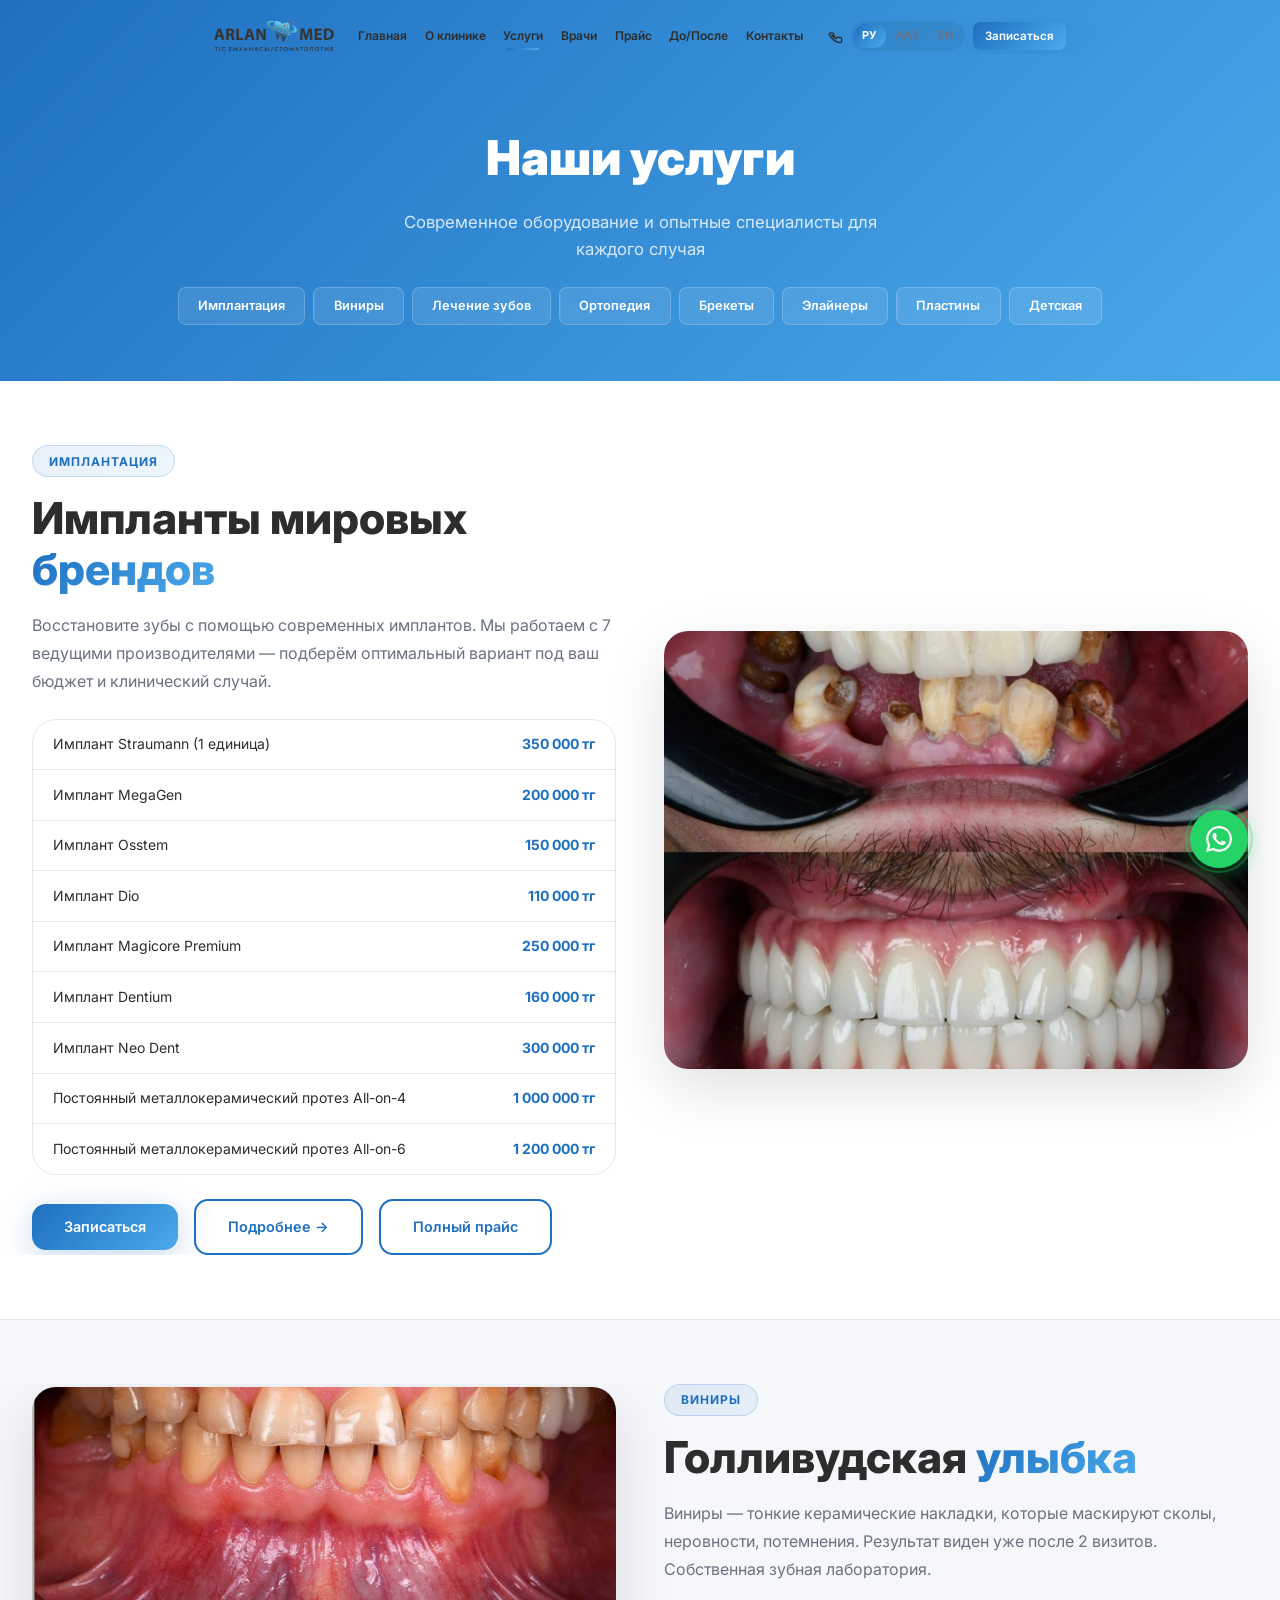
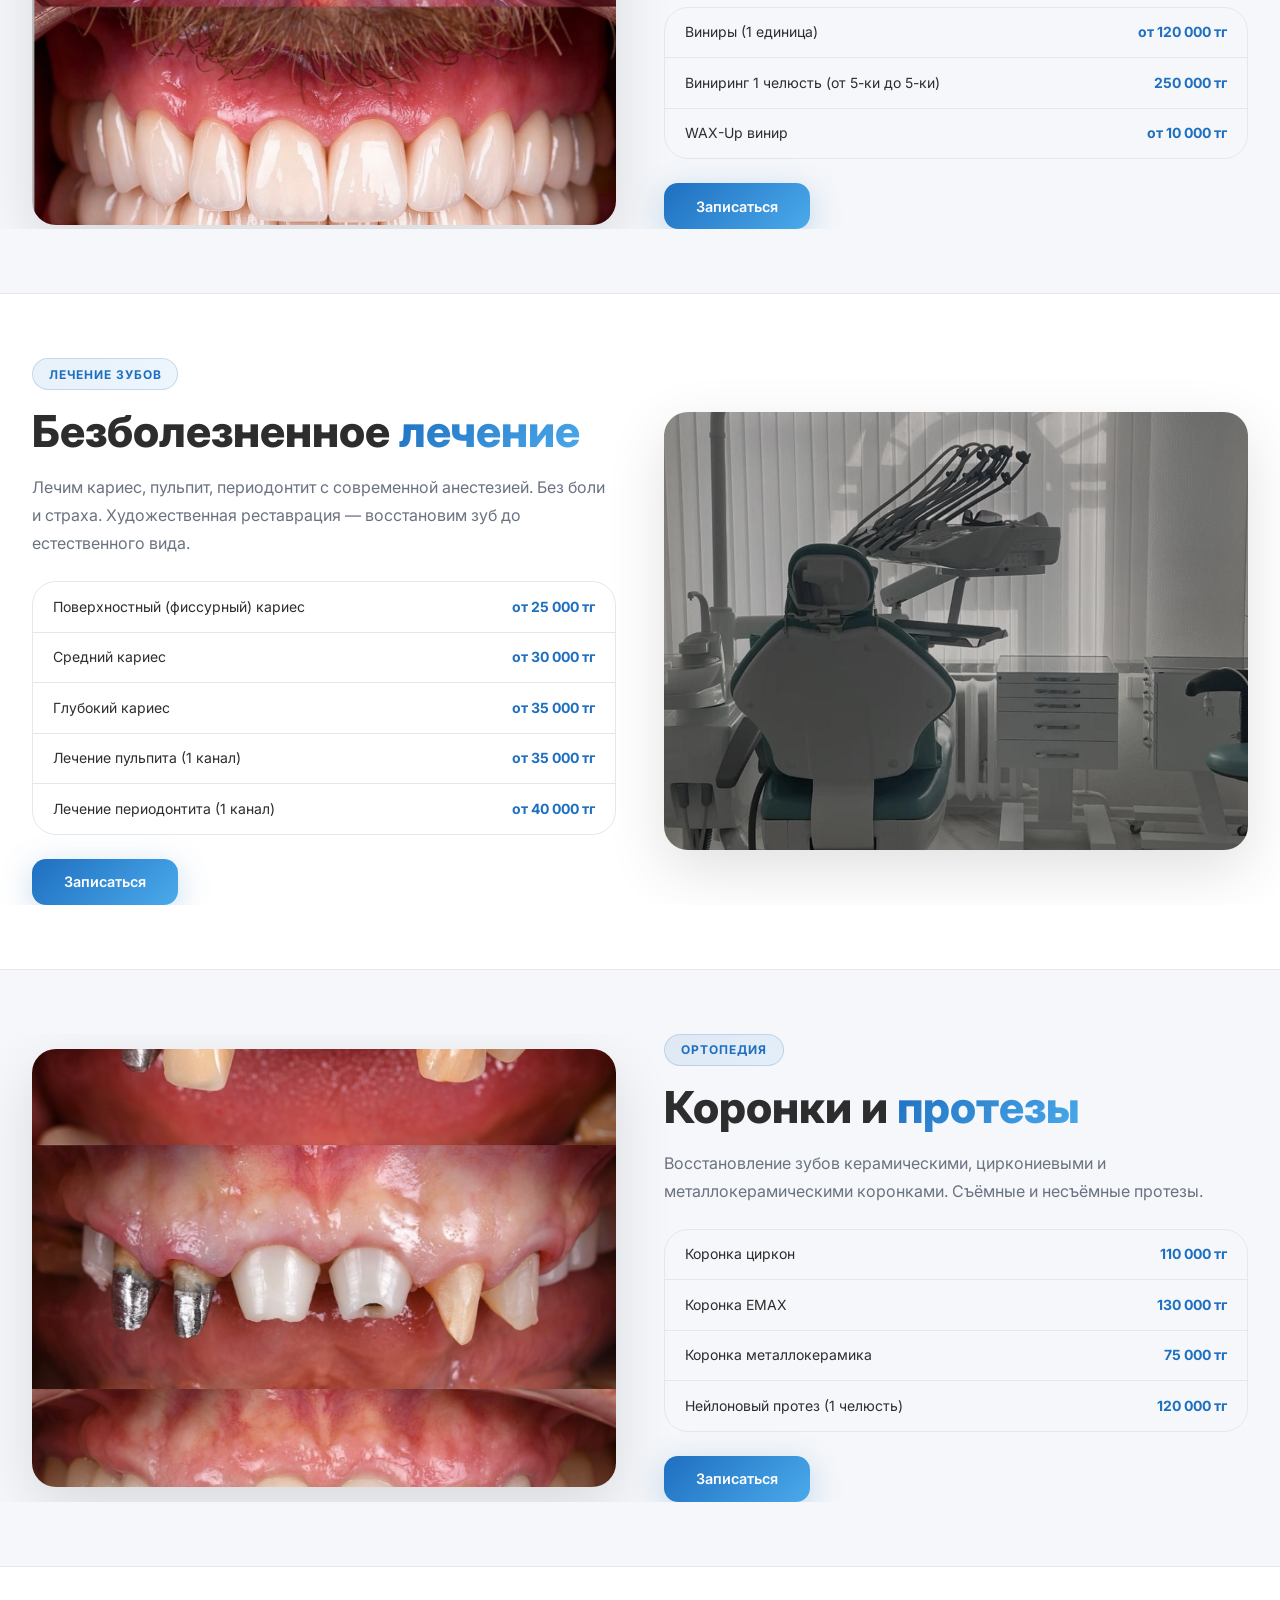
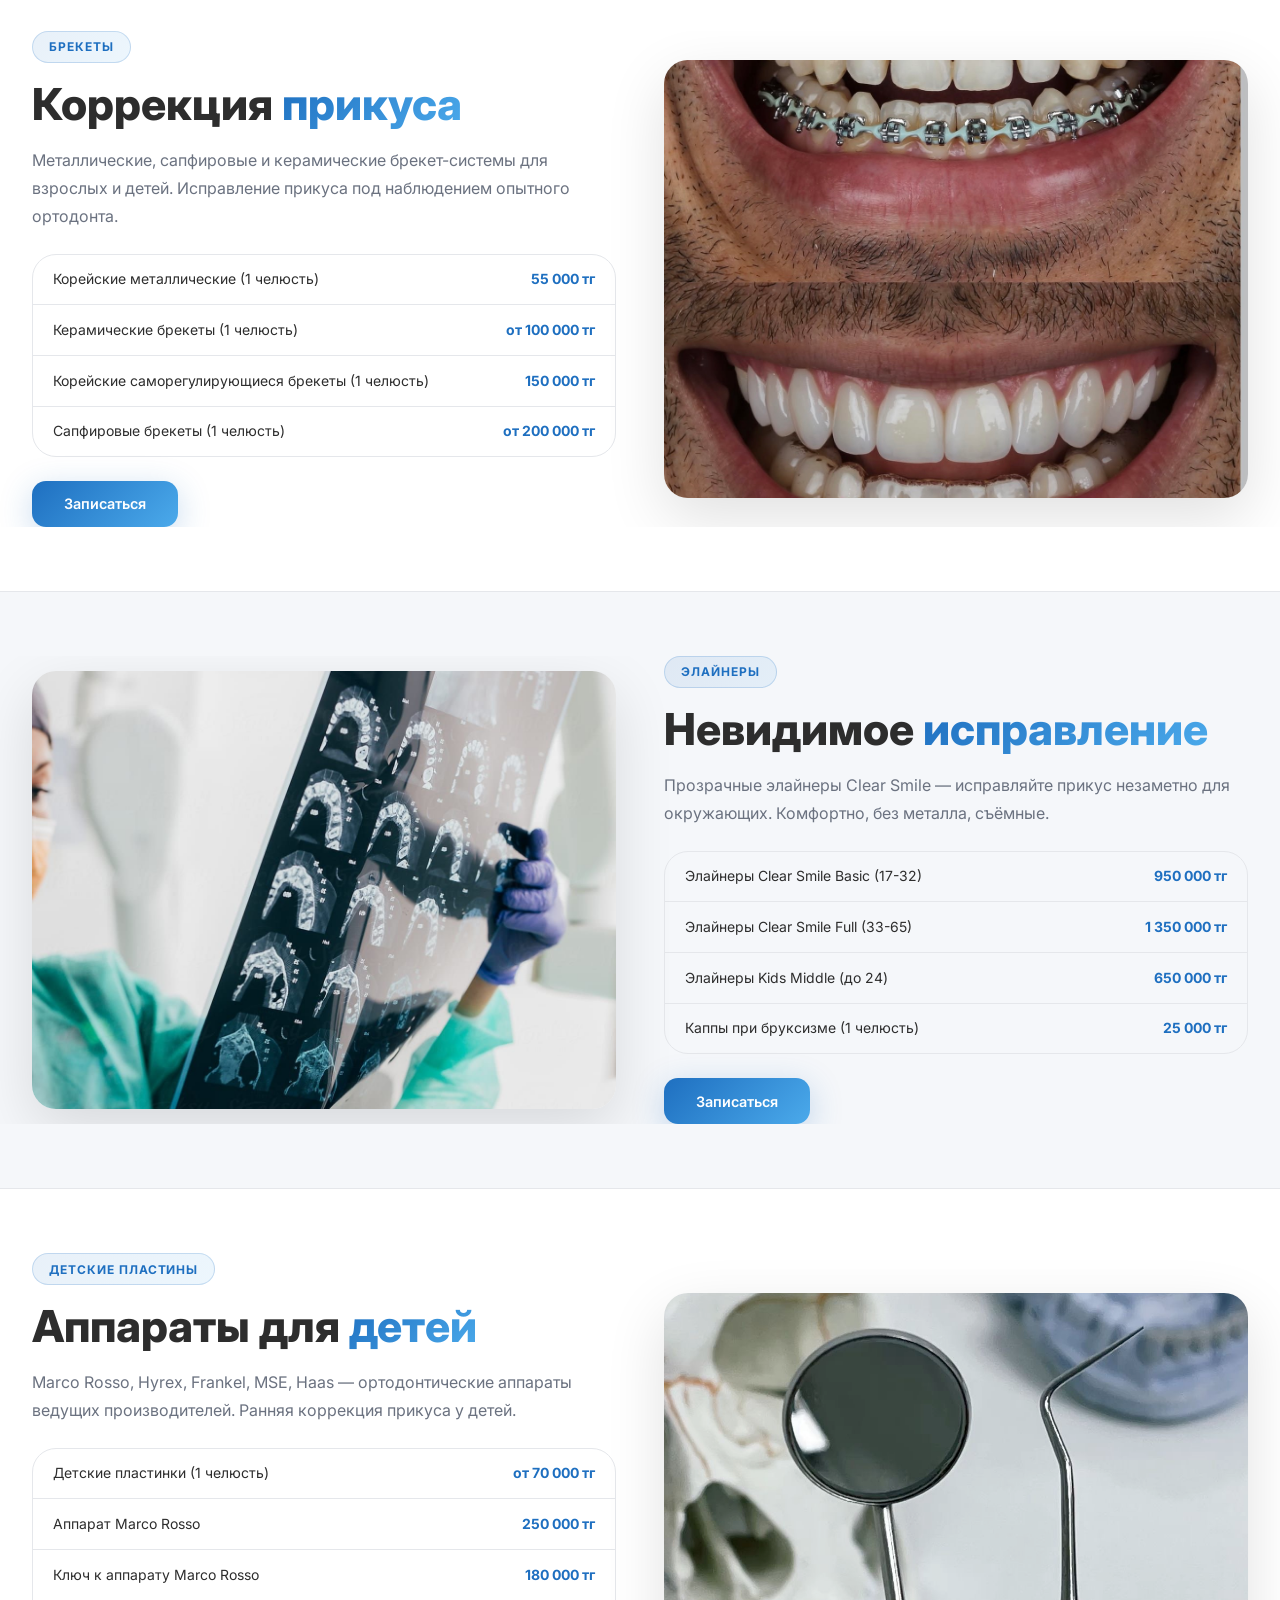
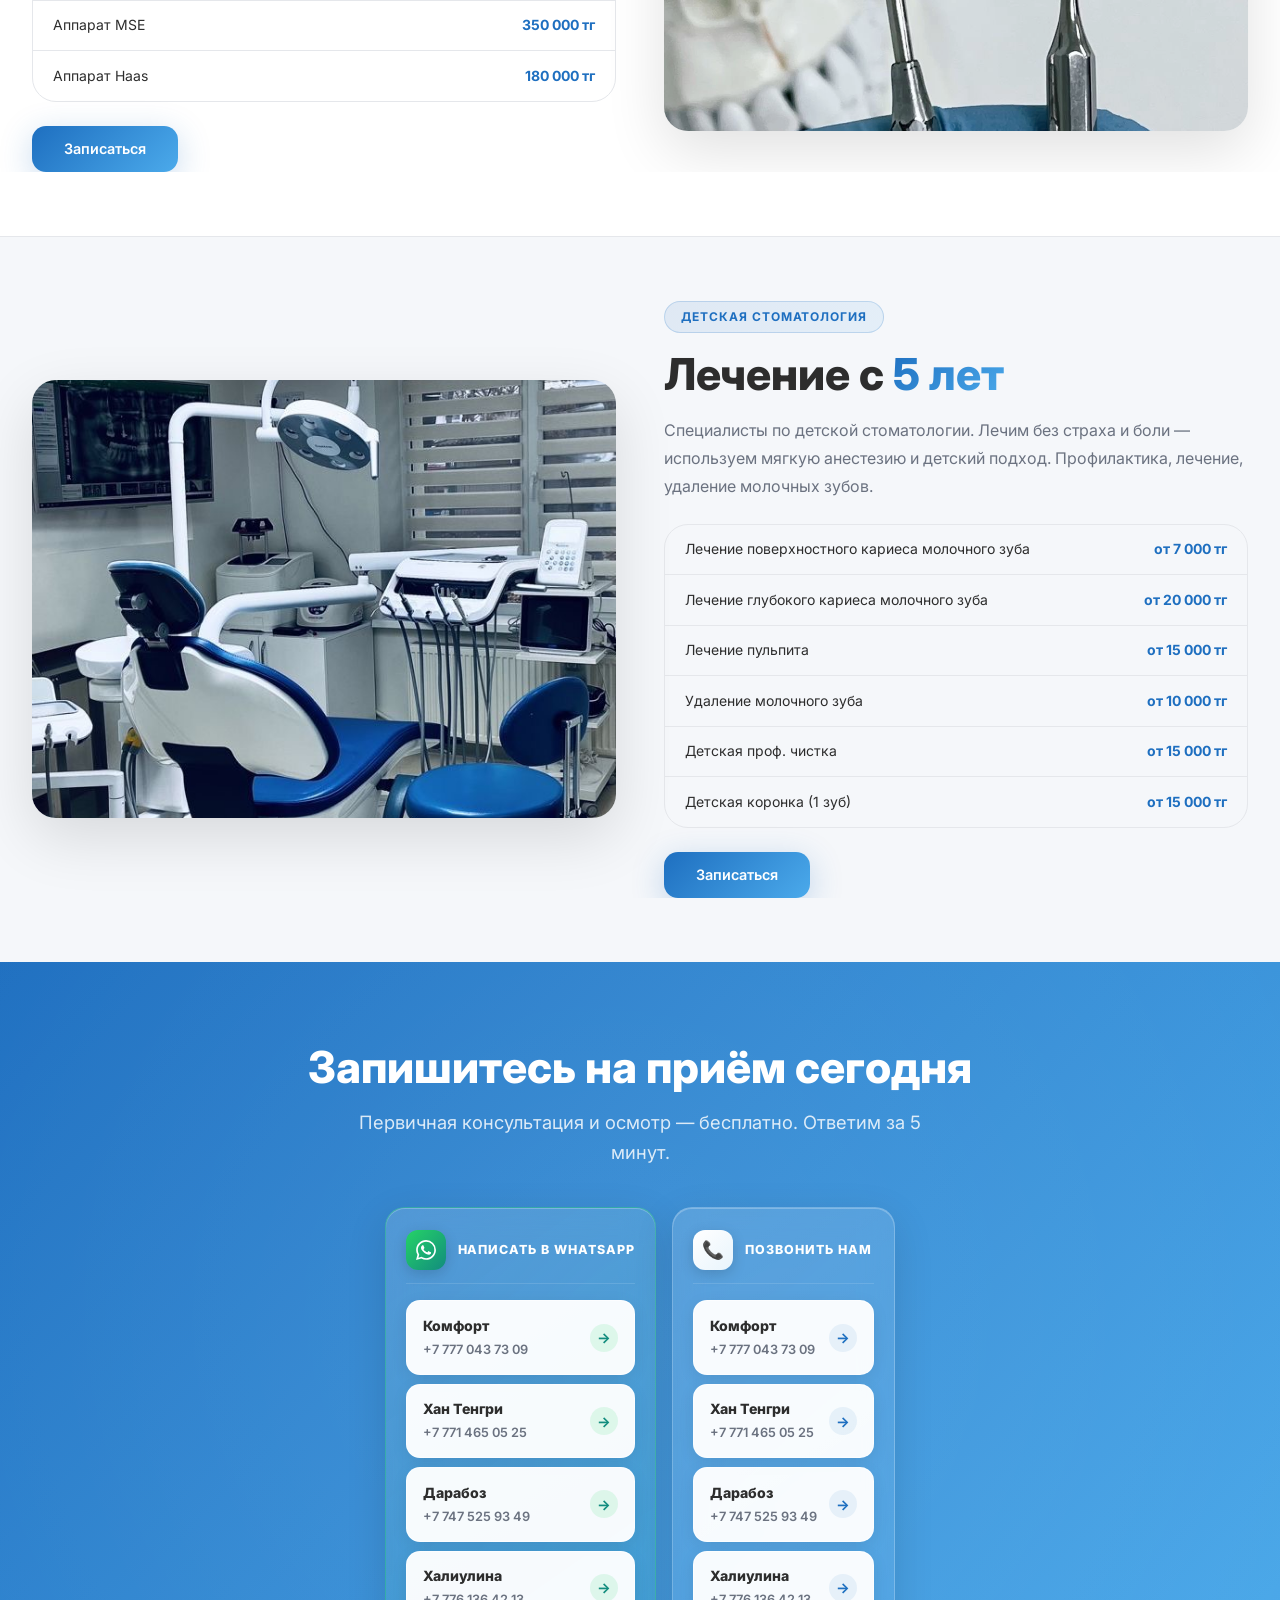
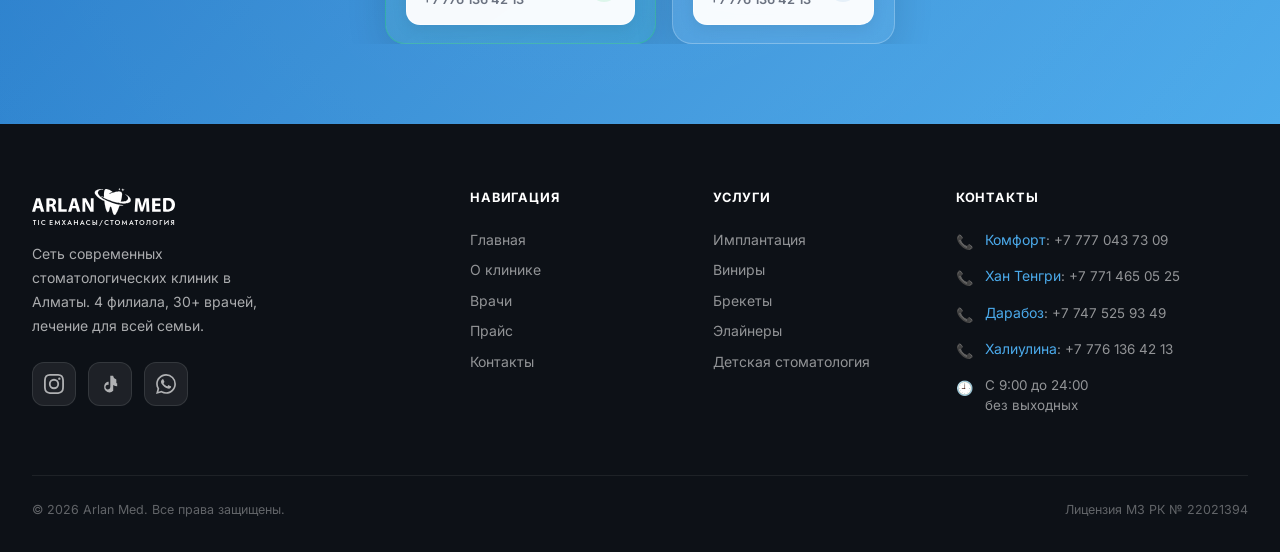
<file: services.html>
﻿<!DOCTYPE html>
<html lang="ru">
<head>
  <meta charset="UTF-8">
  <meta name="viewport" content="width=device-width, initial-scale=1.0">
  <title>Услуги — Arlan Med Стоматология Алматы</title>
  <meta name="description" content="Услуги стоматологии Arlan Med: имплантация, виниры, брекеты, элайнеры, лечение зубов, детская стоматология. Цены от 5 000 тг.">
  <link rel="icon" type="image/svg+xml" href="img/Logo/Logotype_ArlanMed.svg">
  <link rel="stylesheet" href="css/style.css?v=14">
  <style>
    .svc-anchor { display: block; position: relative; top: calc(-1 * var(--header-h) - 1rem); visibility: hidden; }
    .svc-section { padding: 4rem 0; border-bottom: 1px solid var(--c-border); }
    .svc-section:last-child { border-bottom: none; }
    .svc-detail { display: grid; grid-template-columns: 1fr 1fr; gap: 3rem; align-items: center; }
    .svc-detail--rev { direction: rtl; }
    .svc-detail--rev > * { direction: ltr; }
    .svc-img { border-radius: 24px; overflow: hidden; aspect-ratio: 4/3; box-shadow: var(--shadow-xl); }
    .svc-img img { width: 100%; height: 100%; object-fit: cover; }
    .price-list { margin: 1.5rem 0; border: 1.5px solid var(--c-border); border-radius: var(--radius-xl); overflow: hidden; }
    .price-row { display: flex; justify-content: space-between; align-items: center; padding: .85rem 1.25rem; border-bottom: 1px solid var(--c-border); font-size: .875rem; }
    .price-row:last-child { border-bottom: none; }
    .price-row:hover { background: rgba(30,111,192,.04); }
    .price-row__val { font-weight: 700; color: var(--c-primary); white-space: nowrap; margin-left: 1rem; }
    @media(max-width:768px){ .svc-detail, .svc-detail--rev { grid-template-columns: 1fr; direction: ltr; } }
  </style>
</head>
<body>

<header class="header" id="header">
  <div class="container">
    <div class="header__inner">
      <a href="index.html" class="header__logo"><img src="img/Logo/Logotype_ArlanMed.svg" alt="Arlan Med" onerror="this.src='img/Logo/Logotype_ArlanMed.png'"></a>
      <nav class="header__nav">
        <a href="index.html" class="nav-link" data-i18n="nav_home" data-i18n="nav_home">Главная</a>
        <a href="about.html" class="nav-link" data-i18n="nav_about" data-i18n="nav_about">О клинике</a>
        <a href="services.html" class="nav-link active" data-i18n="nav_services" data-i18n="nav_services">Услуги</a>
        <a href="doctors.html" class="nav-link" data-i18n="nav_doctors" data-i18n="nav_doctors">Врачи</a>
        <a href="price.html" class="nav-link" data-i18n="nav_price" data-i18n="nav_price">Прайс</a>
        <a href="gallery.html" class="nav-link" data-i18n="nav_gallery" data-i18n="nav_gallery">До/После</a>
        <a href="contacts.html" class="nav-link" data-i18n="nav_contacts" data-i18n="nav_contacts">Контакты</a>
      </nav>
      <div class="header__right">
        <a href="tel:+77011880101" class="header__phone">
          <svg viewBox="0 0 24 24" fill="none" stroke="currentColor" stroke-width="2" width="16" height="16"><path d="M22 16.92v3a2 2 0 01-2.18 2 19.79 19.79 0 01-8.63-3.07A19.5 19.5 0 013.25 9.09a2 2 0 012-1.78h3a2 2 0 012 1.72c.127.96.361 1.903.7 2.81a2 2 0 01-.45 2.11L6.91 9.91a16 16 0 006.08 6.08l1.75-1.75a2 2 0 012.11-.45c.907.339 1.85.573 2.81.7A2 2 0 0122 16.92z"/></svg>
          <span>+7 701 188 0101</span>
        </a>
        <div class="lang-sw">
          <button type="button" class="lang-btn active" data-lang="ru">РУ</button>
          <button type="button" class="lang-btn" data-lang="kz">ҚАЗ</button>
          <button type="button" class="lang-btn" data-lang="en">EN</button>
        </div>
        <button class="btn btn-primary btn-sm header__cta" type="button" data-modal data-i18n="nav_cta">Записаться</button>
        <div class="burger" id="burger"><div class="burger-line"></div><div class="burger-line"></div><div class="burger-line"></div></div>
      </div>
    </div>
  </div>
</header>
<div class="mobile-nav" id="mobileNav">
  <div class="mobile-nav__links">
    <a href="index.html" class="mobile-nav__link" data-i18n="nav_home" data-i18n="nav_home">Главная</a>
    <a href="about.html" class="mobile-nav__link" data-i18n="nav_about" data-i18n="nav_about">О клинике</a>
    <a href="services.html" class="mobile-nav__link" data-i18n="nav_services" data-i18n="nav_services">Услуги</a>
    <a href="doctors.html" class="mobile-nav__link" data-i18n="nav_doctors" data-i18n="nav_doctors">Врачи</a>
    <a href="price.html" class="mobile-nav__link" data-i18n="nav_price" data-i18n="nav_price">Прайс</a>
    <a href="reviews.html" class="mobile-nav__link" data-i18n="nav_reviews" data-i18n="nav_reviews">Отзывы</a>
    <a href="contacts.html" class="mobile-nav__link" data-i18n="nav_contacts" data-i18n="nav_contacts">Контакты</a>
  </div>
  <div class="mobile-nav__bottom">
    <a href="tel:+77011880101" class="btn btn-outline" style="width:100%;justify-content:center">📞 +7 701 188 0101</a>
    <button class="btn btn-primary" data-modal style="width:100%" data-i18n="nav_cta">Записаться на приём</button>
  </div>
</div>

<section class="page-hero">
  <div class="container">
    <h1 class="page-hero__title" data-i18n="svc_badge">Наши услуги</h1>
    <p class="page-hero__sub" data-i18n="svc_sub">Современное оборудование и опытные специалисты для каждого случая</p>
    <div style="display:flex;flex-wrap:wrap;gap:.5rem;justify-content:center;margin-top:1.5rem">
      <a href="#implants" class="btn btn-ghost btn-sm" data-i18n="svc_impl_title">Имплантация</a>
      <a href="#veneers" class="btn btn-ghost btn-sm" data-i18n="svc_vin_title">Виниры</a>
      <a href="#therapy" class="btn btn-ghost btn-sm" data-i18n="svc_ther_title">Лечение зубов</a>
      <a href="#prosthetics" class="btn btn-ghost btn-sm" data-i18n="svc_orth_title">Ортопедия</a>
      <a href="#braces" class="btn btn-ghost btn-sm" data-i18n="svc_brac_title">Брекеты</a>
      <a href="#aligners" class="btn btn-ghost btn-sm" data-i18n="svc_align_title">Элайнеры</a>
      <a href="#plates" class="btn btn-ghost btn-sm" data-i18n="svc_nav_plat">Пластины</a>
      <a href="#kids" class="btn btn-ghost btn-sm" data-i18n="svc_nav_kids">Детская</a>
    </div>
  </div>
</section>

<div style="padding-bottom:0">

  <!-- IMPLANTATION -->
  <span class="svc-anchor" id="implants"></span>
  <div class="svc-section">
    <div class="container">
      <div class="svc-detail reveal">
        <div>
          <div class="s-badge" style="margin-bottom:1rem" data-i18n="svc_p_impl_b">Имплантация</div>
          <h2 class="s-title" style="margin-bottom:1rem" data-i18n-html="svc_p_impl_t_html">Импланты мировых <span class="hl">брендов</span></h2>
          <p style="color:var(--c-text-muted);line-height:1.75;margin-bottom:1.5rem" data-i18n="svc_p_impl_d">Восстановите зубы с помощью современных имплантов. Мы работаем с 7 ведущими производителями — подберём оптимальный вариант под ваш бюджет и клинический случай.</p>
          <div class="price-list">
            <div class="price-row"><span data-i18n="pr_implants_0">Имплант Straumann (Швейцария)</span><span class="price-row__val">350 000 тг</span></div>
            <div class="price-row"><span data-i18n="pr_implants_26">Имплант MegaGen (Корея)</span><span class="price-row__val">200 000 тг</span></div>
            <div class="price-row"><span data-i18n="pr_implants_39">Имплант Osstem (Корея)</span><span class="price-row__val">150 000 тг</span></div>
            <div class="price-row"><span data-i18n="pr_implants_47">Имплант DIO (Корея)</span><span class="price-row__val">110 000 тг</span></div>
            <div class="price-row"><span data-i18n="pr_implants_15">Имплант Magicore Premium (Корея)</span><span class="price-row__val">250 000 тг</span></div>
            <div class="price-row"><span data-i18n="pr_implants_33">Имплант Dentium (Корея)</span><span class="price-row__val">160 000 тг</span></div>
            <div class="price-row"><span data-i18n="pr_implants_7">Имплант Neodent (Бразилия)</span><span class="price-row__val">300 000 тг</span></div>
            <div class="price-row"><span data-i18n="pr_implants_65">All-on-4 (постоянный протез)</span><span class="price-row__val">1 000 000 тг</span></div>
            <div class="price-row"><span data-i18n="pr_implants_64">All-on-6 (постоянный протез)</span><span class="price-row__val">1 200 000 тг</span></div>
          </div>
          <div style="display:flex;gap:1rem;flex-wrap:wrap;align-items:center">
            <button class="btn btn-primary" data-modal data-service="Имплантация" data-i18n="nav_cta">Записаться</button>
            <a href="index.html#brands" class="btn btn-outline" data-i18n="brand_more">Подробнее →</a>
            <a href="price.html" class="btn btn-outline" data-i18n="svc_full_price">Полный прайс</a>
          </div>
        </div>
        <div class="svc-img">
          <img src="img/All on 6/IMG_8305.PNG" alt="Имплантация All-on-6 Arlan Med" loading="lazy">
        </div>
      </div>
    </div>
  </div>

  <!-- VENEERS -->
  <span class="svc-anchor" id="veneers"></span>
  <div class="svc-section section--gray">
    <div class="container">
      <div class="svc-detail svc-detail--rev reveal">
        <div>
          <div class="s-badge" style="margin-bottom:1rem" data-i18n="svc_p_vin_b">Виниры</div>
          <h2 class="s-title" style="margin-bottom:1rem" data-i18n-html="svc_p_vin_t_html">Голливудская <span class="hl">улыбка</span></h2>
          <p style="color:var(--c-text-muted);line-height:1.75;margin-bottom:1.5rem" data-i18n="svc_p_vin_d">Виниры — тонкие керамические накладки, которые маскируют сколы, неровности, потемнения. Результат виден уже после 2 визитов. Собственная зубная лаборатория.</p>
          <div class="price-list">
            <div class="price-row"><span data-i18n="pr_orthopaed_0">Винир (1 единица)</span><span class="price-row__val">от 120 000 тг</span></div>
            <div class="price-row"><span data-i18n="pr_therapy_13">Виниринг 1 челюсть</span><span class="price-row__val">250 000 тг</span></div>
            <div class="price-row"><span data-i18n="pr_orthopaed_4">WAX-Up (моделирование)</span><span class="price-row__val">от 10 000 тг</span></div>
          </div>
          <button class="btn btn-primary" data-modal data-service="Виниры" data-i18n="nav_cta">Записаться</button>
        </div>
        <div class="svc-img">
          <img src="img/виниры/IMG_5773.PNG" alt="Результат установки виниров" loading="lazy">
        </div>
      </div>
    </div>
  </div>

  <!-- THERAPY -->
  <span class="svc-anchor" id="therapy"></span>
  <div class="svc-section">
    <div class="container">
      <div class="svc-detail reveal">
        <div>
          <div class="s-badge" style="margin-bottom:1rem" data-i18n="svc_p_ther_b">Лечение зубов</div>
          <h2 class="s-title" style="margin-bottom:1rem" data-i18n-html="svc_p_ther_t_html">Безболезненное <span class="hl">лечение</span></h2>
          <p style="color:var(--c-text-muted);line-height:1.75;margin-bottom:1.5rem" data-i18n="svc_p_ther_d">Лечим кариес, пульпит, периодонтит с современной анестезией. Без боли и страха. Художественная реставрация — восстановим зуб до естественного вида.</p>
          <div class="price-list">
            <div class="price-row"><span data-i18n="pr_therapy_0">Поверхностный кариес</span><span class="price-row__val">от 25 000 тг</span></div>
            <div class="price-row"><span data-i18n="pr_therapy_1">Средний кариес</span><span class="price-row__val">от 30 000 тг</span></div>
            <div class="price-row"><span data-i18n="pr_therapy_2">Глубокий кариес</span><span class="price-row__val">от 35 000 тг</span></div>
            <div class="price-row"><span data-i18n="pr_therapy_4">Пульпит (1 канал)</span><span class="price-row__val">от 35 000 тг</span></div>
            <div class="price-row"><span data-i18n="pr_therapy_8">Периодонтит (1 канал)</span><span class="price-row__val">от 40 000 тг</span></div>
          </div>
          <button class="btn btn-primary" data-modal data-service="Лечение зубов" data-i18n="nav_cta">Записаться</button>
        </div>
        <div class="svc-img">
          <img src="img/clinic/кресло стоматологии 3.jpeg" alt="Лечение зубов" loading="lazy">
        </div>
      </div>
    </div>
  </div>

  <!-- PROSTHETICS -->
  <span class="svc-anchor" id="prosthetics"></span>
  <div class="svc-section section--gray">
    <div class="container">
      <div class="svc-detail svc-detail--rev reveal">
        <div>
          <div class="s-badge" style="margin-bottom:1rem" data-i18n="svc_p_orth_b">Ортопедия</div>
          <h2 class="s-title" style="margin-bottom:1rem" data-i18n-html="svc_p_orth_t_html">Коронки и <span class="hl">протезы</span></h2>
          <p style="color:var(--c-text-muted);line-height:1.75;margin-bottom:1.5rem" data-i18n="svc_p_orth_d">Восстановление зубов керамическими, циркониевыми и металлокерамическими коронками. Съёмные и несъёмные протезы.</p>
          <div class="price-list">
            <div class="price-row"><span data-i18n="pr_orthopaed_1">Коронка Циркон</span><span class="price-row__val">110 000 тг</span></div>
            <div class="price-row"><span data-i18n="pr_orthopaed_3">Коронка EMAX</span><span class="price-row__val">130 000 тг</span></div>
            <div class="price-row"><span data-i18n="pr_orthopaed_2">Металлокерамическая коронка</span><span class="price-row__val">75 000 тг</span></div>
            <div class="price-row"><span data-i18n="pr_orthopaed_9">Нейлоновый протез</span><span class="price-row__val">120 000 тг</span></div>
          </div>
          <button class="btn btn-primary" data-modal data-service="Ортопедия" data-i18n="nav_cta">Записаться</button>
        </div>
        <div class="svc-img">
          <img src="img/Имплантация и цирконьевые коронки/IMG_1543.PNG" alt="Циркониевые коронки на имплантах" loading="lazy">
        </div>
      </div>
    </div>
  </div>

  <!-- BRACES -->
  <span class="svc-anchor" id="braces"></span>
  <div class="svc-section">
    <div class="container">
      <div class="svc-detail reveal">
        <div>
          <div class="s-badge" style="margin-bottom:1rem" data-i18n="svc_p_brac_b">Брекеты</div>
          <h2 class="s-title" style="margin-bottom:1rem" data-i18n-html="svc_p_brac_t_html">Коррекция <span class="hl">прикуса</span></h2>
          <p style="color:var(--c-text-muted);line-height:1.75;margin-bottom:1.5rem" data-i18n="svc_p_brac_d">Металлические, сапфировые и керамические брекет-системы для взрослых и детей. Исправление прикуса под наблюдением опытного ортодонта.</p>
          <div class="price-list">
            <div class="price-row"><span data-i18n="pr_braces_0">Металлические (1 челюсть)</span><span class="price-row__val">55 000 тг</span></div>
            <div class="price-row"><span data-i18n="pr_braces_5">Керамические (1 челюсть)</span><span class="price-row__val">от 100 000 тг</span></div>
            <div class="price-row"><span data-i18n="pr_braces_2">Саморегулирующиеся (1 челюсть)</span><span class="price-row__val">150 000 тг</span></div>
            <div class="price-row"><span data-i18n="pr_braces_4">Сапфировые (1 челюсть)</span><span class="price-row__val">от 200 000 тг</span></div>
          </div>
          <button class="btn btn-primary" data-modal data-service="Брекеты" data-i18n="nav_cta">Записаться</button>
        </div>
        <div class="svc-img">
          <img src="img/ордонтия/IMG_1811.PNG" alt="Ортодонтическое лечение — брекеты" loading="lazy">
        </div>
      </div>
    </div>
  </div>

  <!-- ALIGNERS -->
  <span class="svc-anchor" id="aligners"></span>
  <div class="svc-section section--gray">
    <div class="container">
      <div class="svc-detail svc-detail--rev reveal">
        <div>
          <div class="s-badge" style="margin-bottom:1rem" data-i18n="svc_p_align_b">Элайнеры</div>
          <h2 class="s-title" style="margin-bottom:1rem" data-i18n-html="svc_p_align_t_html">Невидимое <span class="hl">исправление</span></h2>
          <p style="color:var(--c-text-muted);line-height:1.75;margin-bottom:1.5rem" data-i18n="svc_p_align_d">Прозрачные элайнеры Clear Smile — исправляйте прикус незаметно для окружающих. Комфортно, без металла, съёмные.</p>
          <div class="price-list">
            <div class="price-row"><span data-i18n="pr_aligners_0">Clear Smile Basic (17-32)</span><span class="price-row__val">950 000 тг</span></div>
            <div class="price-row"><span data-i18n="pr_aligners_1">Clear Smile Full (33-65)</span><span class="price-row__val">1 350 000 тг</span></div>
            <div class="price-row"><span data-i18n="pr_aligners_5">Элайнеры Kids Middle</span><span class="price-row__val">650 000 тг</span></div>
            <div class="price-row"><span data-i18n="pr_braces_18">Каппа при бруксизме</span><span class="price-row__val">25 000 тг</span></div>
          </div>
          <button class="btn btn-primary" data-modal data-service="Элайнеры" data-i18n="nav_cta">Записаться</button>
        </div>
        <div class="svc-img">
          <img src="img/clinic/стоматолог с ренгеном.jpeg" alt="Элайнеры" loading="lazy">
        </div>
      </div>
    </div>
  </div>

  <!-- PLATES -->
  <span class="svc-anchor" id="plates"></span>
  <div class="svc-section">
    <div class="container">
      <div class="svc-detail reveal">
        <div>
          <div class="s-badge" style="margin-bottom:1rem" data-i18n="svc_p_plat_b">Детские пластины</div>
          <h2 class="s-title" style="margin-bottom:1rem" data-i18n-html="svc_p_plat_t_html">Аппараты для <span class="hl">детей</span></h2>
          <p style="color:var(--c-text-muted);line-height:1.75;margin-bottom:1.5rem" data-i18n="svc_p_plat_d">Marco Rosso, Hyrex, Frankel, MSE, Haas — ортодонтические аппараты ведущих производителей. Ранняя коррекция прикуса у детей.</p>
          <div class="price-list">
            <div class="price-row"><span data-i18n="pr_apparatus_0">Детские пластины (1 челюсть)</span><span class="price-row__val">от 70 000 тг</span></div>
            <div class="price-row"><span data-i18n="pr_apparatus_5">Аппарат Marco Rosso</span><span class="price-row__val">250 000 тг</span></div>
            <div class="price-row"><span data-i18n="pr_apparatus_6">Аппарат Hyrex</span><span class="price-row__val">180 000 тг</span></div>
            <div class="price-row"><span data-i18n="pr_apparatus_10">Аппарат MSE</span><span class="price-row__val">350 000 тг</span></div>
            <div class="price-row"><span data-i18n="pr_apparatus_11">Аппарат Haas</span><span class="price-row__val">180 000 тг</span></div>
          </div>
          <button class="btn btn-primary" data-modal data-service="Детские пластины" data-i18n="nav_cta">Записаться</button>
        </div>
        <div class="svc-img">
          <img src="img/clinic/инструменты.jpeg" alt="Детские пластины" loading="lazy">
        </div>
      </div>
    </div>
  </div>

  <!-- KIDS -->
  <span class="svc-anchor" id="kids"></span>
  <div class="svc-section section--gray">
    <div class="container">
      <div class="svc-detail svc-detail--rev reveal">
        <div>
          <div class="s-badge" style="margin-bottom:1rem" data-i18n="svc_p_kids_b">Детская стоматология</div>
          <h2 class="s-title" style="margin-bottom:1rem" data-i18n-html="svc_p_kids_t_html">Лечение с <span class="hl">5 лет</span></h2>
          <p style="color:var(--c-text-muted);line-height:1.75;margin-bottom:1.5rem" data-i18n="svc_p_kids_d">Специалисты по детской стоматологии. Лечим без страха и боли — используем мягкую анестезию и детский подход. Профилактика, лечение, удаление молочных зубов.</p>
          <div class="price-list">
            <div class="price-row"><span data-i18n="pr_kids_0">Кариес молочного зуба (поверхностный)</span><span class="price-row__val">от 7 000 тг</span></div>
            <div class="price-row"><span data-i18n="pr_kids_2">Кариес молочного зуба (глубокий)</span><span class="price-row__val">от 20 000 тг</span></div>
            <div class="price-row"><span data-i18n="pr_kids_7">Пульпит молочного зуба</span><span class="price-row__val">от 15 000 тг</span></div>
            <div class="price-row"><span data-i18n="pr_kids_9">Удаление молочного зуба</span><span class="price-row__val">от 10 000 тг</span></div>
            <div class="price-row"><span data-i18n="pr_kids_11">Детская профчистка</span><span class="price-row__val">от 15 000 тг</span></div>
            <div class="price-row"><span data-i18n="pr_kids_12">Детская коронка (1 зуб)</span><span class="price-row__val">от 15 000 тг</span></div>
          </div>
          <button class="btn btn-primary" data-modal data-service="Детская стоматология" data-i18n="nav_cta">Записаться</button>
        </div>
        <div class="svc-img">
          <img src="img/clinic/кресло стоматологии.jpeg" alt="Детская стоматология" loading="lazy">
        </div>
      </div>
    </div>
  </div>

</div>

<section class="cta-section">
  <div class="container">
    <div class="s-title" data-i18n="cta_title">Запишитесь на приём сегодня</div>
    <p class="s-subtitle" style="color:rgba(255,255,255,.82);margin:1rem auto 2.5rem" data-i18n="cta_sub">Первичная консультация и осмотр — бесплатно. Ответим за 5 минут.</p>
    <div class="cta-btns">
      <a href="https://wa.me/77011880101?text=Здравствуйте!%20Хочу%20записаться." target="_blank" class="btn btn-wa btn-lg"><svg viewBox="0 0 24 24" width="20" height="20" fill="currentColor"><path d="M17.472 14.382c-.297-.149-1.758-.867-2.03-.967-.273-.099-.471-.148-.67.15-.197.297-.767.966-.94 1.164-.173.199-.347.223-.644.075-.297-.15-1.255-.463-2.39-1.475-.883-.788-1.48-1.761-1.653-2.059-.173-.297-.018-.458.13-.606.134-.133.298-.347.446-.52.149-.174.198-.298.298-.497.099-.198.05-.371-.025-.52-.075-.149-.669-1.612-.916-2.207-.242-.579-.487-.5-.669-.51-.173-.008-.371-.01-.57-.01-.198 0-.52.074-.792.372-.272.297-1.04 1.016-1.04 2.479 0 1.462 1.065 2.875 1.213 3.074.149.198 2.096 3.2 5.077 4.487.709.306 1.262.489 1.694.625.712.227 1.36.195 1.871.118.571-.085 1.758-.719 2.006-1.413.248-.694.248-1.289.173-1.413-.074-.124-.272-.198-.57-.347m-5.421 7.403h-.004a9.87 9.87 0 01-5.031-1.378l-.361-.214-3.741.982.998-3.648-.235-.374a9.86 9.86 0 01-1.51-5.26c.001-5.45 4.436-9.884 9.888-9.884 2.64 0 5.122 1.03 6.988 2.898a9.825 9.825 0 012.893 6.994c-.003 5.45-4.437 9.884-9.885 9.884m8.413-18.297A11.815 11.815 0 0012.05 0C5.495 0 .16 5.335.157 11.892c0 2.096.547 4.142 1.588 5.945L.057 24l6.305-1.654a11.882 11.882 0 005.683 1.448h.005c6.554 0 11.89-5.335 11.893-11.893a11.821 11.821 0 00-3.48-8.413z"/></svg> WhatsApp</a>
      <a href="tel:+77011880101" class="btn btn-white btn-lg">📞 +7 701 188 0101</a>
      <button class="btn btn-ghost btn-lg" data-modal>Онлайн-запись</button>
    </div>
  </div>
</section>

<footer class="footer">
  <div class="container">
    <div class="footer__top">
      <div>
        <div class="footer__logo"><img src="img/Logo/Logotype_ArlanMed.svg" alt="Arlan Med" onerror="this.src='img/Logo/Logotype_ArlanMed.png'"></div>
        <p class="footer__about" data-i18n="footer_about">Сеть стоматологических клиник в Алматы. 4 филиала, 30+ врачей.</p>
        <div class="footer__social">
          <a href="https://www.instagram.com/arlan_med/" target="_blank" class="f-social"><svg viewBox="0 0 24 24" width="20" height="20" fill="currentColor"><path d="M12 2.163c3.204 0 3.584.012 4.85.07 3.252.148 4.771 1.691 4.919 4.919.058 1.265.069 1.645.069 4.849 0 3.205-.012 3.584-.069 4.849-.149 3.225-1.664 4.771-4.919 4.919-1.266.058-1.644.07-4.85.07-3.204 0-3.584-.012-4.849-.07-3.26-.149-4.771-1.699-4.919-4.92-.058-1.265-.07-1.644-.07-4.849 0-3.204.013-3.583.07-4.849.149-3.227 1.664-4.771 4.919-4.919 1.266-.057 1.645-.069 4.849-.069zM12 0C8.741 0 8.333.014 7.053.072 2.695.272.273 2.69.073 7.052.014 8.333 0 8.741 0 12c0 3.259.014 3.668.072 4.948.2 4.358 2.618 6.78 6.98 6.98C8.333 23.986 8.741 24 12 24c3.259 0 3.668-.014 4.948-.072 4.354-.2 6.782-2.618 6.979-6.98.059-1.28.073-1.689.073-4.948 0-3.259-.014-3.667-.072-4.947-.196-4.354-2.617-6.78-6.979-6.98C15.668.014 15.259 0 12 0zm0 5.838a6.162 6.162 0 100 12.324 6.162 6.162 0 000-12.324zM12 16a4 4 0 110-8 4 4 0 010 8zm6.406-11.845a1.44 1.44 0 100 2.881 1.44 1.44 0 000-2.881z"/></svg></a>
          <a href="https://www.tiktok.com/@arlanmed.dent" target="_blank" class="f-social"><svg viewBox="0 0 24 24" width="20" height="20" fill="currentColor"><path d="M19.59 6.69a4.83 4.83 0 01-3.77-4.25V2h-3.45v13.67a2.89 2.89 0 01-5.2 1.74 2.89 2.89 0 012.31-4.64 2.93 2.93 0 01.88.13V9.4a6.84 6.84 0 00-1-.05A6.33 6.33 0 005 15.66a6.34 6.34 0 0010.86 4.43v-7a8.16 8.16 0 004.77 1.52v-3.4a4.85 4.85 0 01-1.04-.11z"/></svg></a>
          <a href="https://wa.me/77011880101" target="_blank" class="f-social"><svg viewBox="0 0 24 24" width="20" height="20" fill="currentColor"><path d="M17.472 14.382c-.297-.149-1.758-.867-2.03-.967-.273-.099-.471-.148-.67.15-.197.297-.767.966-.94 1.164-.173.199-.347.223-.644.075-.297-.15-1.255-.463-2.39-1.475-.883-.788-1.48-1.761-1.653-2.059-.173-.297-.018-.458.13-.606.134-.133.298-.347.446-.52.149-.174.198-.298.298-.497.099-.198.05-.371-.025-.52-.075-.149-.669-1.612-.916-2.207-.242-.579-.487-.5-.669-.51-.173-.008-.371-.01-.57-.01-.198 0-.52.074-.792.372-.272.297-1.04 1.016-1.04 2.479 0 1.462 1.065 2.875 1.213 3.074.149.198 2.096 3.2 5.077 4.487.709.306 1.262.489 1.694.625.712.227 1.36.195 1.871.118.571-.085 1.758-.719 2.006-1.413.248-.694.248-1.289.173-1.413-.074-.124-.272-.198-.57-.347m-5.421 7.403h-.004a9.87 9.87 0 01-5.031-1.378l-.361-.214-3.741.982.998-3.648-.235-.374a9.86 9.86 0 01-1.51-5.26c.001-5.45 4.436-9.884 9.888-9.884 2.64 0 5.122 1.03 6.988 2.898a9.825 9.825 0 012.893 6.994c-.003 5.45-4.437 9.884-9.885 9.884m8.413-18.297A11.815 11.815 0 0012.05 0C5.495 0 .16 5.335.157 11.892c0 2.096.547 4.142 1.588 5.945L.057 24l6.305-1.654a11.882 11.882 0 005.683 1.448h.005c6.554 0 11.89-5.335 11.893-11.893a11.821 11.821 0 00-3.48-8.413z"/></svg></a>
        </div>
      </div>
      <div>
        <div class="footer__heading" data-i18n="footer_nav">Навигация</div>
        <div class="footer__links">
          <a href="index.html" data-i18n="nav_home" data-i18n="nav_home">Главная</a><a href="about.html" data-i18n="nav_about" data-i18n="nav_about">О клинике</a>
          <a href="doctors.html" data-i18n="nav_doctors" data-i18n="nav_doctors">Врачи</a><a href="price.html" data-i18n="nav_price" data-i18n="nav_price">Прайс</a><a href="contacts.html" data-i18n="nav_contacts" data-i18n="nav_contacts">Контакты</a>
        </div>
      </div>
      <div>
        <div class="footer__heading" data-i18n="footer_services">Услуги</div>
        <div class="footer__links">
          <a href="#implants">Имплантация</a><a href="#veneers">Виниры</a>
          <a href="#braces">Брекеты</a><a href="#aligners">Элайнеры</a>
          <a href="#kids">Детская стоматология</a>
        </div>
      </div>
      <div>
        <div class="footer__heading" data-i18n="footer_contacts">Контакты</div>
        <div data-footer-phones></div>
        <div class="footer__contact-row"><span>🕘</span><span data-i18n-html="footer_hours">С 9:00 до 24:00<br>без выходных</span></div>
      </div>
    </div>
    <div class="footer__bottom">
      <div class="footer__copy"><span data-i18n="footer_copy"><span data-i18n="footer_copy">© 2026 Arlan Med. Все права защищены.</span></span></div>
      <div class="footer__licence"><span data-i18n="footer_licence"><span data-i18n="footer_licence">Лицензия МЗ РК № 22021394</span></span></div>
    </div>
  </div>
</footer>

<div class="wa-float"></div>


<div class="overlay" id="overlay">
  <div class="modal">
    <div class="modal__head"><h3 class="modal__title" data-i18n="modal_title">Запись на приём</h3><button class="modal__close" id="modalClose">✕</button></div>
    <form class="form" id="appointmentForm">
      <div class="form-group"><label class="form-label" data-i18n="modal_name">Ваше имя</label><input type="text" id="modal-name" class="form-input" placeholder="Введите ваше имя" data-i18n="modal_name_ph" required></div>
      <div class="form-group"><label class="form-label" data-i18n="modal_phone">Телефон</label><input type="tel" id="modal-phone" class="form-input" placeholder="+7 (___) ___-__-__" required></div>
      <div class="form-group"><label class="form-label" data-i18n="modal_service">Услуга</label>
        <select id="modal-service" class="form-select"><option value="" data-i18n="modal_service_ph">Выберите услугу</option><option value="impl" data-i18n="svc_impl_title">Имплантация</option><option value="vin" data-i18n="svc_vin_title">Виниры</option><option value="ther" data-i18n="svc_ther_title">Лечение зубов</option><option>Ортопедия</option><option value="brac" data-i18n="svc_brac_title">Брекеты</option><option>Элайнеры</option><option>Детские пластины</option><option>Детская стоматология</option><option value="other" data-i18n="modal_other">Другое</option></select>
      </div>
      <div class="form-group"><label class="form-label" data-i18n="modal_branch">Филиал</label>
                <select id="modal-branch" class="form-select">
          <option value="" data-i18n="modal_branch_ph">Любой удобный</option>
          <option value="comfort" data-i18n="modal_branch_comfort">Комфорт · Серкебаева, 107 (Ежедневно 9:00–19:00)</option>
          <option value="daraboz" data-i18n="modal_branch_darab">Дарабоз, 43 (Ежедневно 9:00–24:00)</option>
          <option value="khan_tengri" data-i18n="modal_branch_khan">Хан Тенгри · Кенесары хана, 54/41 (Пн-Сб 9:00–19:00)</option>
          <option value="haliulina" data-i18n="modal_branch_hali">Халиулина, 140/5 к2 (Пн-Сб 9:00–19:00)</option>
        </select>
      </div>
      <div class="form-group"><label class="form-label" data-i18n="modal_comment">Комментарий</label><textarea id="modal-comment" class="form-textarea" placeholder="Вопрос или пожелание..." data-i18n="modal_comment_ph"></textarea></div>
      <button type="submit" class="btn btn-wa" style="width:100%;padding:1rem;font-size:1rem"><svg viewBox="0 0 24 24" width="20" height="20" fill="currentColor"><path d="M17.472 14.382c-.297-.149-1.758-.867-2.03-.967-.273-.099-.471-.148-.67.15-.197.297-.767.966-.94 1.164-.173.199-.347.223-.644.075-.297-.15-1.255-.463-2.39-1.475-.883-.788-1.48-1.761-1.653-2.059-.173-.297-.018-.458.13-.606.134-.133.298-.347.446-.52.149-.174.198-.298.298-.497.099-.198.05-.371-.025-.52-.075-.149-.669-1.612-.916-2.207-.242-.579-.487-.5-.669-.51-.173-.008-.371-.01-.57-.01-.198 0-.52.074-.792.372-.272.297-1.04 1.016-1.04 2.479 0 1.462 1.065 2.875 1.213 3.074.149.198 2.096 3.2 5.077 4.487.709.306 1.262.489 1.694.625.712.227 1.36.195 1.871.118.571-.085 1.758-.719 2.006-1.413.248-.694.248-1.289.173-1.413-.074-.124-.272-.198-.57-.347m-5.421 7.403h-.004a9.87 9.87 0 01-5.031-1.378l-.361-.214-3.741.982.998-3.648-.235-.374a9.86 9.86 0 01-1.51-5.26c.001-5.45 4.436-9.884 9.888-9.884 2.64 0 5.122 1.03 6.988 2.898a9.825 9.825 0 012.893 6.994c-.003 5.45-4.437 9.884-9.885 9.884m8.413-18.297A11.815 11.815 0 0012.05 0C5.495 0 .16 5.335.157 11.892c0 2.096.547 4.142 1.588 5.945L.057 24l6.305-1.654a11.882 11.882 0 005.683 1.448h.005c6.554 0 11.89-5.335 11.893-11.893a11.821 11.821 0 00-3.48-8.413z"/></svg> <span data-i18n="modal_submit">Отправить через WhatsApp</span></button>
    </form>
  </div>
</div>

<script src="js/i18n.js?v=9"></script>
<script src="js/price-i18n.js?v=15"></script>
<script src="js/branches.js?v=13"></script>
<script src="js/main.js?v=9"></script>
</body>
</html>
</file>
<file: css/style.css>
/* =============================================
   ARLAN MED — Professional Design System
   Стоматологическая клиника, Алматы
   ============================================= */

@import url('https://fonts.googleapis.com/css2?family=Inter:wght@300;400;500;600;700;800;900&display=swap');

/* ===== CSS CUSTOM PROPERTIES ===== */
:root {
  --c-primary: #1E6FC0;
  --c-primary-light: #4BAAEB;
  --c-primary-dark: #1558A0;
  --c-gradient: linear-gradient(135deg, #1E6FC0 0%, #4BAAEB 100%);
  --c-dark: #2D2D2D;
  --c-dark-bg: #0D1117;
  --c-text: #2D2D2D;
  --c-text-muted: #6B7280;
  --c-white: #FFFFFF;
  --c-bg: #FFFFFF;
  --c-bg-2: #F5F7FA;
  --c-border: #E5E7EB;
  --shadow-sm: 0 1px 4px rgba(0,0,0,.06);
  --shadow-md: 0 4px 16px rgba(0,0,0,.08);
  --shadow-lg: 0 10px 40px rgba(0,0,0,.10);
  --shadow-xl: 0 20px 60px rgba(0,0,0,.12);
  --shadow-blue: 0 8px 32px rgba(30,111,192,.25);
  --radius-sm: 8px;
  --radius-md: 14px;
  --radius-lg: 18px;
  --radius-xl: 24px;
  --radius-full: 9999px;
  --transition: .25s ease;
  --transition-spring: .3s cubic-bezier(.34,1.56,.64,1);
  --header-h: 72px;
  --container: 1280px;
  --pad: clamp(1rem, 5vw, 2rem);
  --font: 'Inter', system-ui, sans-serif;
}

/* ===== RESET ===== */
*, *::before, *::after { box-sizing: border-box; margin: 0; padding: 0; }
html { scroll-behavior: smooth; scroll-padding-top: var(--header-h); overflow-x: hidden; }
body { font-family: var(--font); font-size: 16px; line-height: 1.6; color: var(--c-text); background: var(--c-bg); overflow-x: hidden; -webkit-font-smoothing: antialiased; }
img { max-width: 100%; height: auto; display: block; }
a { text-decoration: none; color: inherit; }
ul, ol { list-style: none; }
button { cursor: pointer; border: none; background: none; font-family: inherit; }
input, textarea, select { font-family: inherit; }

/* Custom scrollbar */
::-webkit-scrollbar { width: 5px; }
::-webkit-scrollbar-track { background: var(--c-bg-2); }
::-webkit-scrollbar-thumb { background: var(--c-primary); border-radius: 99px; }

/* ===== LAYOUT ===== */
.container { max-width: var(--container); margin: 0 auto; padding: 0 var(--pad); overflow-x: hidden; }
.section { padding: clamp(4rem, 8vw, 6rem) 0; }
.section--gray { background: var(--c-bg-2); }
.section--dark { background: var(--c-dark-bg); color: var(--c-white); }

/* ===== SECTION HEADER ===== */
.s-header { text-align: center; margin-bottom: clamp(2.5rem, 5vw, 4rem); }
.s-badge {
  display: inline-block; padding: .35rem 1rem;
  background: linear-gradient(135deg,rgba(30,111,192,.1),rgba(75,170,235,.1));
  border: 1px solid rgba(30,111,192,.2); border-radius: var(--radius-full);
  font-size: .75rem; font-weight: 700; color: var(--c-primary);
  text-transform: uppercase; letter-spacing: .08em; margin-bottom: 1rem;
}
.s-title {
  font-size: clamp(1.75rem, 4vw, 2.75rem); font-weight: 800;
  line-height: 1.15; color: var(--c-dark); margin-bottom: .75rem;
}
.s-title .hl {
  background: var(--c-gradient); -webkit-background-clip: text;
  -webkit-text-fill-color: transparent; background-clip: text;
}
.s-subtitle { font-size: clamp(1rem, 2vw, 1.15rem); color: var(--c-text-muted); max-width: 580px; margin: 0 auto; }
.s-header--left { text-align: left; }
.s-header--left .s-subtitle { margin: 0; }

/* ===== BUTTONS ===== */
.btn {
  display: inline-flex; align-items: center; justify-content: center;
  gap: .5rem; padding: .9rem 2rem; border-radius: var(--radius-md);
  font-size: .9rem; font-weight: 600; transition: all var(--transition);
  cursor: pointer; white-space: nowrap; position: relative; overflow: hidden;
}
.btn::after { content:''; position:absolute; inset:0; background:rgba(255,255,255,.12); transform:translateX(-100%); transition: transform var(--transition); }
.btn:hover::after { transform: translateX(100%); }
.btn-primary { background: var(--c-gradient); color: var(--c-white); box-shadow: var(--shadow-blue); }
.btn-primary:hover { transform: translateY(-2px); box-shadow: 0 12px 40px rgba(30,111,192,.35); }
.btn-outline { background: transparent; color: var(--c-primary); border: 2px solid var(--c-primary); }
.btn-outline:hover { background: var(--c-primary); color: var(--c-white); transform: translateY(-2px); }
.btn-white { background: var(--c-white); color: var(--c-primary); }
.btn-white:hover { background: var(--c-bg-2); transform: translateY(-2px); }
.btn-ghost { background: rgba(255,255,255,.1); color: var(--c-white); border: 1px solid rgba(255,255,255,.2); backdrop-filter: blur(8px); }
.btn-ghost:hover { background: rgba(255,255,255,.2); }
.btn-lg { padding: 1.1rem 2.5rem; font-size: 1rem; border-radius: var(--radius-lg); }
.btn-sm { padding: .5rem 1.2rem; font-size: .8rem; border-radius: var(--radius-sm); }
.btn-wa { background: #25D366; color: var(--c-white); box-shadow: 0 8px 24px rgba(37,211,102,.3); }
.btn-wa:hover { background: #1fbb59; transform: translateY(-2px); }

/* ===== HEADER ===== */
.header {
  position: fixed; top: 0; left: 0; right: 0; z-index: 200;
  height: var(--header-h); display: flex; align-items: center;
  transition: color 0.3s cubic-bezier(0.4, 0, 0.2, 1), background 0.3s cubic-bezier(0.4, 0, 0.2, 1), transform 0.3s cubic-bezier(0.4, 0, 0.2, 1), border-color 0.3s cubic-bezier(0.4, 0, 0.2, 1), box-shadow 0.3s cubic-bezier(0.4, 0, 0.2, 1);
}
.btn:hover {
  transform: translateY(-2px);
  box-shadow: 0 4px 12px rgba(0,0,0,0.1);
}
.btn:active {
  transform: translateY(0);
}
.header.scrolled {
  background: rgba(255,255,255,.96); backdrop-filter: blur(20px);
  box-shadow: var(--shadow-md); border-bottom: 1px solid rgba(229,231,235,.8);
}
/* Scrolled header — always dark readable text (overrides hero-mode) */
.header.scrolled .header__logo img { filter: none; }
.header.scrolled .nav-link { color: var(--c-dark); }
.header.scrolled .nav-link:hover { color: var(--c-primary); background: transparent; }
.header.scrolled .header__phone { color: var(--c-dark); }
.header.scrolled .lang-sw { background: rgba(0,0,0,.06); }
.header.scrolled .lang-btn { color: var(--c-text-muted); }
.header.scrolled .lang-btn:hover:not(.active) { color: var(--c-primary); }
.header.scrolled .burger-line { background: var(--c-dark); }
/* Hero top — dark bar so white nav stays readable */
.header.hero-mode:not(.scrolled) {
  background: rgba(13, 17, 23, .78);
  backdrop-filter: blur(14px);
  border-bottom: 1px solid rgba(255, 255, 255, .08);
}
.header__inner { display: flex; align-items: center; gap: 1rem; width: 100%; min-width: 0; }
.header__logo { flex-shrink: 0; display: block; }
.header__logo img { height: 40px; width: auto; max-width: 140px; object-fit: contain; object-position: left center; transition: filter var(--transition); }
.header.hero-mode .header__logo img { filter: brightness(0) invert(1); }
.header__nav { display: flex; align-items: center; gap: .1rem; flex: 1; justify-content: center; min-width: 0; }
.nav-link {
  padding: .45rem .65rem; border-radius: var(--radius-sm); font-size: .8125rem;
  font-weight: 600; color: var(--c-dark); transition: all .15s ease;
  position: relative; white-space: nowrap;
}
.header.hero-mode .nav-link { color: rgba(255,255,255,.95); }
.nav-link::after {
  content:''; position:absolute; bottom:2px; left:50%; transform:translateX(-50%);
  width:0; height:2px; background:var(--c-gradient); border-radius:99px; transition: width var(--transition);
}
.nav-link:hover::after, .nav-link.active::after { width: calc(100% - 1.5rem); }
.nav-link:hover { color: var(--c-primary); }
.header.hero-mode .nav-link:hover { color: var(--c-white); background: rgba(255,255,255,.1); }
.header__right { display: flex; align-items: center; gap: .5rem; flex-shrink: 0; margin-left: auto; }
.header__phone { display: flex; align-items: center; gap: .35rem; font-size: .8125rem; font-weight: 700; color: var(--c-dark); transition: color .15s; white-space: nowrap; flex-shrink: 0; }
.header.hero-mode .header__phone { color: var(--c-white); }
.header__phone:hover { color: var(--c-primary); }
.header__cta { flex-shrink: 0; white-space: nowrap; padding: .5rem 1rem !important; font-size: .78rem !important; }

/* Lang switcher */
.lang-sw { display: flex; align-items: center; background: rgba(0,0,0,.06); border-radius: var(--radius-full); padding: 3px; gap: 2px; }
.header.hero-mode .lang-sw { background: rgba(255,255,255,.15); }
.lang-btn { padding: 5px 8px; border-radius: var(--radius-full); font-size:.68rem; font-weight:700; color:var(--c-text-muted); cursor:pointer; transition:all .15s; letter-spacing:.04em; text-transform:uppercase; border:none; background:transparent; font-family:inherit; line-height:1.2; }
.header.hero-mode .lang-btn { color: rgba(255,255,255,.65); }
.lang-btn.active { background: var(--c-gradient); color: var(--c-white); }
.lang-btn:hover:not(.active) { color: var(--c-primary); }
.header.hero-mode .lang-btn:hover:not(.active) { color: var(--c-white); }

/* Burger */
.burger {
  display: none; flex-direction: column; gap: 5px; width: 28px; cursor: pointer; padding: .4rem;
  align-items: center; justify-content: center; flex-shrink: 0;
  min-width: 44px; min-height: 44px; border-radius: var(--radius-sm);
  -webkit-tap-highlight-color: transparent;
}
.burger-line {
  display: block; width: 20px; height: 3px;
  background: var(--c-dark); border-radius: 99px;
  transition: all var(--transition); transform-origin: center;
}
.header.hero-mode .burger-line { background: #fff; }
.burger.open .burger-line:nth-child(1) { transform: translateY(8px) rotate(45deg); }
.burger.open .burger-line:nth-child(2) { opacity: 0; transform: scaleX(0); }
.burger.open .burger-line:nth-child(3) { transform: translateY(-8px) rotate(-45deg); }

/* Mobile nav */
.mobile-nav {
  display: none; position: fixed; top: var(--header-h); left: 0; right: 0;
  background: rgba(255,255,255,.98); backdrop-filter: blur(20px);
  padding: 1.5rem var(--pad) 2rem; box-shadow: var(--shadow-xl);
  z-index: 150; transform: translateY(-8px); opacity: 0; pointer-events: none; transition: all var(--transition);
}
.mobile-nav.open { transform: translateY(0); opacity: 1; pointer-events: all; }
.mobile-nav__links { display: flex; flex-direction: column; gap: .25rem; margin-bottom: 1.5rem; }
.mobile-nav__link { display: block; padding: .9rem 1rem; border-radius: var(--radius-md); font-size: 1rem; font-weight: 600; color: var(--c-dark); transition: all .15s; }
.mobile-nav__link:hover { background: var(--c-bg-2); color: var(--c-primary); }
.mobile-nav__bottom { display: flex; flex-direction: column; gap: .75rem; }

/* ===== HERO ===== */
.hero { position: relative; min-height: 100vh; display: flex; align-items: center; background: var(--c-dark-bg); overflow: hidden; }
.hero__bg { position: absolute; inset: 0; }
.hero__bg img { width: 100%; height: 100%; object-fit: cover; object-position: center; animation: hZoom 12s ease-out forwards; }
@keyframes hZoom { from { transform:scale(1.06); } to { transform:scale(1); } }
.hero__overlay { position: absolute; inset: 0; background: linear-gradient(135deg, rgba(13,17,23,.9) 0%, rgba(30,111,192,.35) 60%, rgba(13,17,23,.75) 100%); }
.hero__content { position: relative; z-index: 1; padding: calc(var(--header-h) + 4rem) 0 5rem; width: 100%; }
.hero__inner { display: grid; grid-template-columns: 1fr 400px; gap: 4rem; align-items: center; }
.hero__badge {
  display: inline-flex; align-items: center; gap: .5rem;
  padding: .4rem 1.1rem; background: rgba(255,255,255,.1); backdrop-filter: blur(10px);
  border: 1px solid rgba(255,255,255,.18); border-radius: var(--radius-full);
  font-size: .72rem; font-weight: 700; color: var(--c-white); letter-spacing: .07em;
  text-transform: uppercase; margin-bottom: 1.5rem;
  animation: fadeUp .6s ease both;
}
.badge-dot { width: 6px; height: 6px; background: #4BAAEB; border-radius: 50%; animation: dotPulse 2s infinite; }
@keyframes dotPulse { 0%,100%{opacity:1;transform:scale(1)} 50%{opacity:.5;transform:scale(1.4)} }
.hero__title { font-size: clamp(2.2rem, 5vw, 3.6rem); font-weight: 900; line-height: 1.1; color: var(--c-white); margin-bottom: 1.25rem; animation: fadeUp .65s .1s ease both; }
.hero__title span.hero__time { background: none; -webkit-text-fill-color: #4BAAEB; color: #4BAAEB; }
.hero__sub { font-size: clamp(1rem,2vw,1.15rem); color: rgba(255,255,255,.78); line-height:1.75; margin-bottom: 2rem; animation: fadeUp .65s .2s ease both; }
.hero__btns { display: flex; gap: 1rem; flex-wrap: wrap; animation: fadeUp .65s .3s ease both; }

/* Hero quick links */
.hero__links { display: flex; flex-direction: column; gap: .75rem; animation: fadeRight .65s .4s ease both; }
.qlink {
  display: flex; align-items: center; gap: 1rem;
  padding: .9rem 1.25rem;
  background: rgba(13, 17, 23, .88);
  backdrop-filter: blur(16px);
  border: 1px solid rgba(255,255,255,.14); border-radius: var(--radius-lg);
  cursor: pointer; transition: all var(--transition); color: var(--c-white); text-decoration: none;
  box-shadow: 0 8px 24px rgba(0,0,0,.28);
}
.qlink:hover { background: var(--c-primary); border-color: var(--c-primary); transform: translateX(6px); box-shadow: var(--shadow-blue); }
.qlink__icon { width: 42px; height: 42px; border-radius: var(--radius-md); background: rgba(30,111,192,.85); color: #fff; display: flex; align-items: center; justify-content: center; font-size: 20px; flex-shrink: 0; }
.qlink__icon svg { fill: #fff; flex-shrink: 0; }
.qlink-group__head .qlink__icon { width: 38px; height: 38px; font-size: 18px; }
.hero__links > .qlink-group:first-child .qlink-group__head .qlink__icon { background: #25D366; }
.hero__links > .qlink-group:nth-child(2) .qlink-group__head .qlink__icon { background: rgba(30,111,192,.9); }
.qlink__text { flex: 1; min-width: 0; }
.qlink__label { font-size: .7rem; font-weight: 600; text-transform: uppercase; letter-spacing: .05em; color: rgba(255,255,255,.78); }
.qlink__val { font-size: .875rem; font-weight: 700; color: #fff; }
.qlink__arr { opacity: .7; font-size: 18px; transition: all var(--transition); color: #fff; }
.qlink:hover .qlink__arr { opacity: 1; transform: translateX(3px); }

.qlink-group {
  background: rgba(13, 17, 23, .88);
  backdrop-filter: blur(16px);
  border: 1px solid rgba(255,255,255,.14); border-radius: var(--radius-lg);
  overflow: hidden; box-shadow: 0 8px 24px rgba(0,0,0,.28);
}
.qlink-group__head {
  display: flex; align-items: center; gap: .85rem;
  padding: .85rem 1.15rem .65rem;
  border-bottom: 1px solid rgba(255,255,255,.1);
  background: rgba(0,0,0,.18);
}
.qlink-group__title { font-size: .72rem; font-weight: 700; text-transform: uppercase; letter-spacing: .06em; color: rgba(255,255,255,.92); }
.qlink-group__list { display: flex; flex-direction: column; }
.branch-contact-row {
  display: flex; align-items: center; justify-content: space-between; gap: .75rem;
  padding: .7rem 1.15rem; color: #fff; text-decoration: none;
  border-top: 1px solid rgba(255,255,255,.08); transition: background .2s;
}
.branch-contact-row:first-child { border-top: none; }
.branch-contact-row:hover { background: rgba(30,111,192,.55); }
.branch-contact-row__name { font-size: .84rem; font-weight: 700; color: #fff; }
.branch-contact-row__phone { font-size: .78rem; font-weight: 600; color: rgba(255,255,255,.92); white-space: nowrap; }

.hero .btn-primary { box-shadow: 0 8px 28px rgba(30,111,192,.45); }
.hero .btn-ghost { background: rgba(255,255,255,.16); color: #fff; border: 1.5px solid rgba(255,255,255,.35); backdrop-filter: blur(8px); }
.hero .btn-ghost:hover { background: rgba(255,255,255,.26); border-color: rgba(255,255,255,.5); }

.branch-contacts-card {
  background: var(--c-bg-2); border: 1.5px solid var(--c-border); border-radius: 18px;
  padding: 1.25rem 1.35rem;
}
.branch-contacts-card__title {
  font-size: .75rem; font-weight: 700; text-transform: uppercase; letter-spacing: .06em;
  color: var(--c-text-muted); margin-bottom: .85rem;
}
.branch-contacts-card .branch-contact-row {
  color: var(--c-dark); border-color: var(--c-border); border-radius: 12px; margin-bottom: .45rem;
  background: var(--c-white); border: 1px solid var(--c-border);
}
.branch-contacts-card .branch-contact-row__name { color: var(--c-dark); }
.branch-contacts-card .branch-contact-row__phone { color: var(--c-text-muted); }
.branch-contacts-card .branch-contact-row:last-child { margin-bottom: 0; }
.branch-contacts-card .branch-contact-row:hover { background: rgba(30,111,192,.06); border-color: rgba(30,111,192,.25); }
.branch-contacts-card--wa .branch-contact-row:hover { background: rgba(37,211,102,.06); border-color: rgba(18,140,126,.25); }
.branch-contacts-card--wa .branch-contacts-card__title { color: #128C7E; }

.map-card__contacts { display: flex; flex-direction: column; gap: .45rem; margin: .5rem 0 1rem; }
.map-contact-link {
  display: flex; align-items: center; gap: .5rem; font-size: .78rem; font-weight: 600;
  color: var(--c-primary); text-decoration: none; padding: .45rem .65rem;
  background: rgba(30,111,192,.06); border-radius: 10px; transition: background .2s;
}
.map-contact-link:hover { background: rgba(30,111,192,.12); }
.map-contact-link--wa { color: #128C7E; background: rgba(37,211,102,.08); }
.map-contact-link--wa:hover { background: rgba(37,211,102,.14); }
.map-contact-link__branch { font-weight: 700; }

.contacts-channels-grid {
  display: grid; grid-template-columns: repeat(2, 1fr); gap: 1.25rem; margin-bottom: 3rem;
}
@media (max-width: 640px) { .contacts-channels-grid { grid-template-columns: 1fr; } }

.cta-btns--branches {
  display: grid;
  grid-template-columns: repeat(2, minmax(0, 1fr));
  gap: 1.5rem;
  max-width: 820px;
  margin: 0 auto;
  width: 100%;
  text-align: left;
}
.cta-branch-col {
  background: rgba(255, 255, 255, 0.1);
  backdrop-filter: blur(16px);
  -webkit-backdrop-filter: blur(16px);
  border: 1px solid rgba(255, 255, 255, 0.22);
  border-radius: 20px;
  padding: 1.35rem 1.25rem 1.15rem;
  box-shadow: 0 12px 40px rgba(0, 0, 0, 0.12), inset 0 1px 0 rgba(255, 255, 255, 0.25);
}
.cta-branch-col--wa {
  border-color: rgba(37, 211, 102, 0.35);
  background: linear-gradient(145deg, rgba(255,255,255,.14) 0%, rgba(37,211,102,.08) 100%);
}
.cta-branch-col--tel {
  background: linear-gradient(145deg, rgba(255,255,255,.14) 0%, rgba(255,255,255,.06) 100%);
}
.cta-branch-col__head {
  display: flex;
  align-items: center;
  gap: .75rem;
  margin-bottom: 1rem;
  padding-bottom: .85rem;
  border-bottom: 1px solid rgba(255, 255, 255, 0.12);
}
.cta-branch-col__icon {
  width: 40px;
  height: 40px;
  border-radius: 12px;
  display: flex;
  align-items: center;
  justify-content: center;
  flex-shrink: 0;
  box-shadow: 0 4px 14px rgba(0,0,0,.15);
}
.cta-branch-col__icon--wa {
  background: linear-gradient(135deg, #25D366, #128C7E);
  color: #fff;
}
.cta-branch-col__icon--tel {
  background: linear-gradient(135deg, #fff, #e8f4fc);
  color: var(--c-primary);
  font-size: 1.1rem;
}
.cta-branch-col__title {
  font-size: .78rem;
  font-weight: 800;
  text-transform: uppercase;
  letter-spacing: .08em;
  color: #fff;
  line-height: 1.3;
}
.cta-branch-col__list {
  display: flex;
  flex-direction: column;
  gap: .55rem;
}
.cta-branch-row {
  display: flex;
  align-items: center;
  justify-content: space-between;
  gap: .75rem;
  padding: .85rem 1rem;
  background: rgba(255, 255, 255, 0.96);
  border-radius: 14px;
  color: var(--c-dark);
  text-decoration: none;
  border: 1px solid rgba(255, 255, 255, 0.6);
  box-shadow: 0 4px 16px rgba(0, 0, 0, 0.08);
  transition: transform .25s ease, box-shadow .25s ease, background .25s ease;
}
.cta-branch-row__main {
  display: flex;
  flex-direction: column;
  gap: .15rem;
  min-width: 0;
}
.cta-branch-row__name { font-size: .88rem; font-weight: 800; color: var(--c-dark); }
.cta-branch-row__phone {
  font-size: .8rem;
  font-weight: 600;
  color: var(--c-text-muted);
  white-space: nowrap;
}
.cta-branch-row__arrow {
  flex-shrink: 0;
  width: 28px;
  height: 28px;
  border-radius: 50%;
  display: flex;
  align-items: center;
  justify-content: center;
  font-size: .9rem;
  font-weight: 700;
  background: rgba(30, 111, 192, 0.08);
  color: var(--c-primary);
  transition: transform .25s ease, background .25s ease, color .25s ease;
}
.cta-branch-row--wa .cta-branch-row__arrow {
  background: rgba(37, 211, 102, 0.12);
  color: #128C7E;
}
.cta-branch-row:hover {
  transform: translateY(-2px);
  box-shadow: 0 8px 24px rgba(0, 0, 0, 0.14);
  background: #fff;
}
.cta-branch-row:hover .cta-branch-row__arrow {
  transform: translateX(2px);
  background: var(--c-primary);
  color: #fff;
}
.cta-branch-row--wa:hover .cta-branch-row__arrow {
  background: #25D366;
  color: #fff;
}

.branch-card__contacts {
  display: flex; flex-direction: column; gap: .35rem; margin-bottom: 1rem;
}
.branch-card__contact {
  display: block; font-size: .78rem; font-weight: 600; color: var(--c-primary);
  text-decoration: none; padding: .4rem .65rem; background: rgba(30,111,192,.06);
  border-radius: 8px; transition: background .2s;
}
.branch-card__contact:hover { background: rgba(30,111,192,.12); }
.branch-card__contact--wa { color: #128C7E; background: rgba(37,211,102,.08); }
.branch-card__contact--wa:hover { background: rgba(37,211,102,.14); }

@media (max-width: 640px) {
  .cta-btns--branches { grid-template-columns: 1fr; max-width: 400px; }
  .cta-branch-row__phone { white-space: normal; }
}

/* ===== STATS ===== */
.stats { padding: 2.5rem 0; background: var(--c-white); border-bottom: 1px solid var(--c-border); }
.stats__grid { display: grid; grid-template-columns: repeat(4, 1fr); gap: 1.5rem; }
.stat { text-align: center; padding: 2rem 1rem; border-radius: var(--radius-xl); background: var(--c-bg-2); position: relative; overflow: visible; transition: transform var(--transition); }
.stat::before { content:''; position:absolute; top:0;left:0;right:0; height:3px; background:var(--c-gradient); border-radius: var(--radius-xl) var(--radius-xl) 0 0; }
.stat:hover { transform: translateY(-4px); }
.stat__num { font-size: clamp(2rem, 4vw, 2.8rem); font-weight: 900; background: var(--c-gradient); -webkit-background-clip: text; -webkit-text-fill-color: transparent; background-clip: text; line-height: 1; margin-bottom: .4rem; }
.stat__lbl { font-size: .85rem; font-weight: 500; color: var(--c-text-muted); }

/* ===== SERVICES ===== */
.services-grid { display: grid; grid-template-columns: repeat(4,1fr); gap: 1.25rem; }
.svc-card {
  background: #fff;
  border: 1px solid rgba(30, 111, 192, 0.08);
  border-radius: 18px;
  padding: 1.75rem 1.5rem;
  text-decoration: none;
  color: inherit;
  transition: border-color .35s ease, box-shadow .35s ease, transform .35s ease;
  display: flex;
  flex-direction: column;
  min-height: 100%;
  box-shadow: 0 2px 12px rgba(15, 40, 80, 0.05);
  position: relative;
}
.svc-card:hover {
  border-color: rgba(30, 111, 192, 0.2);
  box-shadow: 0 14px 36px rgba(30, 111, 192, 0.11);
  transform: translateY(-4px);
}
.svc-card__icon {
  width: 48px; height: 48px;
  background: linear-gradient(135deg, rgba(30,111,192,.06), rgba(75,170,235,.1));
  border: 1px solid rgba(30,111,192,.1);
  border-radius: 12px;
  display: flex; align-items: center; justify-content: center;
  margin-bottom: 1.25rem;
  color: var(--c-primary);
  transition: background .35s ease, border-color .35s ease, color .35s ease;
}
.svc-card__icon svg {
  width: 24px; height: 24px;
  stroke: currentColor; fill: none;
  stroke-width: 1.75; stroke-linecap: round; stroke-linejoin: round;
}
.svc-card:hover .svc-card__icon {
  background: var(--c-gradient);
  border-color: transparent;
  color: #fff;
}
.svc-card__title { font-size: 1rem; font-weight: 700; color: var(--c-dark); margin-bottom: .5rem; letter-spacing: -.02em; line-height: 1.3; }
.svc-card__desc { font-size: .8125rem; color: var(--c-text-muted); line-height: 1.65; margin-bottom: 1.25rem; flex: 1; }
.svc-card__more {
  font-size: .78rem; font-weight: 600; color: var(--c-primary);
  display: flex; align-items: center; gap: .35rem;
  letter-spacing: .04em; text-transform: uppercase; margin-top: auto;
}
.svc-card__more::after {
  content: '→';
  font-size: .9rem;
  transition: transform .25s ease;
}
.svc-card:hover .svc-card__more::after { transform: translateX(4px); }

/* ===== DOCTORS ===== */
.doctors-grid { display: grid; grid-template-columns: repeat(4,1fr); gap: 1.25rem; }
.doc-card {
  background: #fff;
  border-radius: 20px;
  overflow: hidden;
  box-shadow: var(--shadow-sm);
  transition: all 0.4s cubic-bezier(0.4, 0, 0.2, 1);
}
.doc-card:hover {
  box-shadow: var(--shadow-xl);
  transform: translateY(-6px);
}
.doc-card__img {
  width: 100%; height: 320px; background: #eee;
  overflow: hidden;
}
.doc-card__img img {
  width: 100%; height: 100%; object-fit: cover;
  object-position: top;
  transition: transform 0.5s cubic-bezier(0.4, 0, 0.2, 1);
}
.doc-card:hover .doc-card__img img {
  transform: scale(1.05);
}
.doc-card__body { padding: 1.25rem; }
.doc-card__name { font-size: .9rem; font-weight: 700; color: var(--c-dark); margin-bottom: .25rem; line-height: 1.3; }
.doc-card__spec { font-size: .75rem; color: var(--c-primary); font-weight: 600; margin-bottom: .35rem; }
.doc-card__exp { font-size: .75rem; color: var(--c-text-muted); margin-bottom: 1rem; }

/* ===== INSTALLMENT ===== */
.install-grid { display: grid; grid-template-columns: 1fr 1fr; gap: 3rem; align-items: center; }
.install-cards { display: flex; flex-direction: column; gap: 1rem; }
.install-card {
  background: rgba(255,255,255,.06); border: 1px solid rgba(255,255,255,.1);
  border-radius: var(--radius-xl); padding: 1.5rem; transition: all var(--transition);
}
.install-card:hover { background: rgba(30,111,192,.2); border-color: rgba(30,111,192,.4); transform: translateX(6px); }
.install-card__head { display: flex; align-items: center; gap: 1rem; margin-bottom: .75rem; }
.install-card__logo { font-size: 1.25rem; font-weight: 900; background: var(--c-gradient); -webkit-background-clip: text; -webkit-text-fill-color: transparent; background-clip: text; }
.install-card__name { font-size: 1rem; font-weight: 700; color: var(--c-white); }
.install-card__desc { font-size: .85rem; color: rgba(255,255,255,.6); line-height: 1.6; }
.install-card__ex { margin-top: .75rem; padding: .6rem 1rem; background: rgba(30,111,192,.25); border-radius: var(--radius-sm); font-size: .8rem; color: #4BAAEB; font-weight: 500; }

/* ===== BRANDS ===== */
.brands-hint {
  font-size: .9rem; color: var(--c-primary); font-weight: 600;
  margin: -.5rem auto 1.75rem; max-width: 520px; text-align: center;
  padding: .65rem 1rem; background: rgba(30,111,192,.08); border-radius: var(--radius-full);
}
.brands-grid { display: grid; grid-template-columns: repeat(auto-fill, minmax(170px, 1fr)); gap: 1.25rem; }
button.brand-card {
  font: inherit; color: inherit; cursor: pointer; width: 100%; text-align: center;
  appearance: none; -webkit-appearance: none;
}
.brand-card { background: var(--c-white); border: 1px solid var(--c-border); border-radius: var(--radius-xl); padding: 2rem 1.25rem 1.35rem; transition: all var(--transition); position: relative; }
.brand-card:hover, .brand-card:focus-visible {
  border-color: var(--c-primary); box-shadow: 0 0 0 3px rgba(30,111,192,.12), var(--shadow-md);
  transform: translateY(-4px); outline: none;
}
.brand-card__flag { font-size: 2.2rem; margin-bottom: .75rem; }
.brand-card__name { font-size: 1.2rem; font-weight: 900; color: var(--c-dark); margin-bottom: .35rem; }
.brand-card__note { font-size: .72rem; color: var(--c-text-muted); font-weight: 500; line-height: 1.45; margin-bottom: .85rem; }
.brand-card__more {
  font-size: .72rem; font-weight: 700; color: var(--c-primary);
  text-transform: uppercase; letter-spacing: .04em;
}

/* Implant detail modal */
.implant-modal {
  background: var(--c-white); border-radius: var(--radius-xl); width: 100%; max-width: 920px;
  max-height: min(92vh, 900px); overflow: auto; position: relative;
  box-shadow: var(--shadow-xl); transform: translateY(12px); transition: transform var(--transition);
}
.implant-overlay.open .implant-modal { transform: none; }
.implant-modal__close {
  position: absolute; top: 1rem; right: 1rem; z-index: 2;
  width: 36px; height: 36px; border-radius: 50%; background: var(--c-bg-2);
  border: none; cursor: pointer; font-size: 18px; color: var(--c-text-muted);
}
.implant-modal__close:hover { background: #fee2e2; color: #ef4444; }
.implant-modal__grid { display: grid; grid-template-columns: 1fr 1.1fr; gap: 0; }
.implant-modal__media {
  background: var(--c-bg-2);
  min-height: 280px;
  display: flex;
  align-items: center;
  justify-content: center;
  padding: 1.75rem 1.5rem;
}
.implant-modal__media img {
  width: auto;
  height: auto;
  max-width: 100%;
  max-height: min(400px, 52vh);
  object-fit: contain;
  object-position: center;
}
.implant-modal__body { padding: 2rem 2rem 2.25rem; overflow-y: auto; }
.implant-modal__meta { font-size: .78rem; font-weight: 600; color: var(--c-primary); margin-bottom: .35rem; }
.implant-modal__title { font-size: 1.45rem; font-weight: 900; color: var(--c-dark); margin-bottom: .85rem; line-height: 1.2; }
.implant-modal__intro, .implant-modal__outro { font-size: .88rem; color: var(--c-text-muted); line-height: 1.7; margin-bottom: 1rem; }
.implant-modal__benefits-title { font-size: .78rem; font-weight: 800; text-transform: uppercase; letter-spacing: .06em; color: var(--c-dark); margin-bottom: .65rem; }
.implant-modal__benefits { margin: 0 0 1rem 1.1rem; padding: 0; }
.implant-modal__benefits li { font-size: .84rem; color: var(--c-text); line-height: 1.55; margin-bottom: .4rem; }
.implant-modal__price {
  font-size: 1.15rem; font-weight: 900; color: var(--c-primary);
  margin-bottom: 1.25rem; padding: .75rem 1rem; background: rgba(30,111,192,.08); border-radius: var(--radius-md);
}
@media (max-width: 768px) {
  .implant-modal__grid { grid-template-columns: 1fr; }
  .implant-modal__media { padding: 1.25rem 1rem; min-height: 200px; }
  .implant-modal__media img { max-height: 220px; }
  .implant-modal__body { padding: 1.5rem; }
}

/* ===== BRANCHES ===== */
.branches-grid { display: grid; grid-template-columns: repeat(2,1fr); gap: 1.25rem; }
.branch-card { background: var(--c-white); border: 1px solid var(--c-border); border-radius: var(--radius-xl); padding: 2rem; transition: all var(--transition); position: relative; overflow: hidden; }
.branch-card::before { content:''; position:absolute; top:0;left:0; width:4px; height:100%; background:var(--c-gradient); }
.branch-card:hover { box-shadow: var(--shadow-xl); transform: translateY(-4px); border-color: transparent; }
.branch-card__head { display: flex; justify-content: space-between; align-items: flex-start; margin-bottom: 1rem; gap: 1rem; }
.branch-card__name { font-size: 1.05rem; font-weight: 700; color: var(--c-dark); margin-bottom: .2rem; }
.branch-card__addr { font-size: .85rem; color: var(--c-text-muted); }
.branch-time { display: inline-block; max-width: 100%; padding: .35rem .9rem; border-radius: var(--radius-full); font-size: .78rem; font-weight: 700; line-height: 1.4; background: linear-gradient(135deg,rgba(30,111,192,.1),rgba(75,170,235,.1)); color: var(--c-primary); white-space: normal; text-align: left; }
.branch-time--late { background: linear-gradient(135deg,rgba(239,68,68,.08),rgba(248,113,113,.08)); color: #ef4444; }
.branch-card__landmark { font-size: .8rem; color: var(--c-text-muted); display: flex; align-items: center; gap: .5rem; margin-bottom: 1.25rem; }
.branch-card__btns { display: flex; gap: .75rem; }

/* ===== CTA SECTION ===== */
.cta-section { background: var(--c-gradient); padding: 5rem 0; text-align: center; position: relative; overflow: hidden; }
.cta-section::before { content:''; position:absolute; top:-50%;left:-50%;width:200%;height:200%; background:radial-gradient(circle,rgba(255,255,255,.07) 0%,transparent 60%); animation: rotateBg 25s linear infinite; }
@keyframes rotateBg { from{transform:rotate(0deg)} to{transform:rotate(360deg)} }
.cta-section .container { position: relative; z-index: 1; }
.cta-section .s-title { color: var(--c-white); margin-bottom: 1rem; }
.cta-section .s-subtitle { color: rgba(255,255,255,.82); margin: 0 auto 2.5rem; max-width: min(580px, 100%); padding: 0 .5rem; line-height: 1.6; }
.cta-btns { display: flex; justify-content: center; gap: 1rem; flex-wrap: wrap; }

/* ===== FOOTER ===== */
.footer { background: #0D1117; color: rgba(255,255,255,.65); padding: 4rem 0 2rem; }
.footer__top { display: grid; grid-template-columns: 2fr 1fr 1fr 1.5fr; gap: 3rem; margin-bottom: 3rem; }
.footer__logo { display: block; flex-shrink: 0; }
.footer__logo img { height: 38px; width: auto; filter: brightness(0) invert(1); margin-bottom: 1rem; }
.footer__about { font-size: .875rem; line-height: 1.7; max-width: 260px; margin-bottom: 1.5rem; }
.footer__social { display: flex; gap: .75rem; }
.f-social {
  width: 44px; height: 44px; background: rgba(255,255,255,.07); border: 1px solid rgba(255,255,255,.1);
  border-radius: 12px; display: flex; align-items: center; justify-content: center;
  text-decoration: none; color: rgba(255,255,255,.65); font-size: 1.25rem;
  transition: all 0.3s cubic-bezier(0.4, 0, 0.2, 1);
}
.f-social:hover {
  background: var(--c-primary); border-color: var(--c-primary);
  color: #fff;
  transform: translateY(-3px) scale(1.05);
  box-shadow: 0 4px 12px rgba(30,111,192,0.3);
}
.footer__heading { font-size: .8rem; font-weight: 700; color: var(--c-white); margin-bottom: 1.25rem; text-transform: uppercase; letter-spacing: .07em; }
.footer__links { display: flex; flex-direction: column; gap: .5rem; }
.footer__links a { font-size: .875rem; color: rgba(255,255,255,.55); transition: color .15s; }
.footer__links a:hover { color: #4BAAEB; }
.footer__contact-row { display: flex; align-items: flex-start; gap: .75rem; margin-bottom: .75rem; }
.footer__contact-row span:first-child { color: #4BAAEB; flex-shrink: 0; font-size: 14px; margin-top: 2px; }
.footer__contact-row span:last-child { font-size: .84rem; color: rgba(255,255,255,.55); line-height: 1.5; }
.footer__bottom { border-top: 1px solid rgba(255,255,255,.07); padding-top: 1.5rem; display: flex; justify-content: space-between; align-items: center; gap: 1rem; flex-wrap: wrap; }
.footer__copy, .footer__licence { font-size: .78rem; color: rgba(255,255,255,.35); }

/* ===== WHATSAPP FLOAT ===== */
.wa-float { position: fixed; bottom: 2rem; right: 2rem; z-index: 500; }
.wa-float__btn {
  width: 58px; height: 58px; border-radius: 50%; background: #25D366; border: none;
  display: flex; align-items: center; justify-content: center;
  box-shadow: 0 4px 20px rgba(37,211,102,.4); transition: all .3s; cursor: pointer; position: relative;
}
.wa-float__btn::before { content:''; position:absolute; inset:-5px; border-radius:50%; border:2px solid rgba(37,211,102,.3); animation: waPulse 2s ease-out infinite; }
@keyframes waPulse { 0%{transform:scale(1);opacity:.8} 100%{transform:scale(1.45);opacity:0} }
.wa-float__btn:hover { transform: scale(1.1); box-shadow: 0 8px 28px rgba(37,211,102,.5); }
.wa-float__btn svg { width: 26px; height: 26px; fill: white; pointer-events: none; }
.wa-float__panel {
  position: absolute; bottom: calc(100% + 12px); right: 0; width: min(280px, calc(100vw - 2rem));
  background: #fff; border-radius: 16px; box-shadow: 0 12px 40px rgba(0,0,0,.18);
  padding: .75rem; opacity: 0; visibility: hidden; transform: translateY(8px);
  transition: opacity .25s, transform .25s, visibility .25s;
}
.wa-float--open .wa-float__panel { opacity: 1; visibility: visible; transform: translateY(0); }
.wa-float__panel-title { font-size: .72rem; font-weight: 700; text-transform: uppercase; letter-spacing: .06em; color: var(--c-text-muted); padding: .35rem .5rem .65rem; }
.wa-float__branch {
  display: flex; flex-direction: column; gap: .15rem; padding: .65rem .75rem; border-radius: 10px;
  text-decoration: none; color: var(--c-dark); transition: background .15s;
}
.wa-float__branch:hover { background: rgba(37,211,102,.1); }
.wa-float__branch-name { font-size: .85rem; font-weight: 700; }
.wa-float__branch-phone { font-size: .78rem; color: var(--c-text-muted); }

/* ===== MODAL ===== */
.overlay { position: fixed; inset: 0; background: rgba(0,0,0,.55); backdrop-filter: blur(8px); z-index: 400; display: none; align-items: center; justify-content: center; padding: 1rem; opacity: 0; pointer-events: none; transition: opacity var(--transition); visibility: hidden; }
.overlay.open { display: flex; opacity: 1; pointer-events: all; visibility: visible; }
.modal { background: var(--c-white); border-radius: var(--radius-2xl, 32px); padding: 2.5rem; width: 100%; max-width: 520px; transform: translateY(16px) scale(.97); transition: all var(--transition); box-shadow: var(--shadow-xl); }
.overlay.open .modal { transform: none; }
.modal__head { display: flex; justify-content: space-between; align-items: flex-start; margin-bottom: 1.5rem; }
.modal__title { font-size: 1.4rem; font-weight: 800; color: var(--c-dark); }
.modal__close { width: 36px; height: 36px; border-radius: 50%; background: var(--c-bg-2); display: flex; align-items: center; justify-content: center; color: var(--c-text-muted); font-size: 18px; cursor: pointer; line-height: 1; transition: all .15s; }
.modal__close:hover { background: #fee2e2; color: #ef4444; }
.form { display: flex; flex-direction: column; gap: 1rem; }
.form-group { display: flex; flex-direction: column; gap: .4rem; }
.form-label { font-size: .82rem; font-weight: 600; color: var(--c-dark); }
.form-input, .form-select, .form-textarea {
  width: 100%; padding: .85rem 1rem; border: 1.5px solid var(--c-border);
  border-radius: var(--radius-md); font-size: .9rem; background: var(--c-bg);
  color: var(--c-text); transition: border-color var(--transition), box-shadow var(--transition); outline: none;
}
.form-input:focus, .form-select:focus, .form-textarea:focus { border-color: var(--c-primary); box-shadow: 0 0 0 3px rgba(30,111,192,.12); }
.form-select { appearance: none; background-image: url("data:image/svg+xml,%3Csvg xmlns='http://www.w3.org/2000/svg' width='16' height='16' viewBox='0 0 24 24' fill='none' stroke='%236B7280' stroke-width='2'%3E%3Cpath d='M6 9l6 6 6-6'/%3E%3C/svg%3E"); background-repeat: no-repeat; background-position: right 1rem center; padding-right: 2.5rem; }
.form-textarea { resize: vertical; min-height: 100px; }

/* ===== ANIMATIONS ===== */
@keyframes fadeUp { from{opacity:0;transform:translateY(24px)} to{opacity:1;transform:none} }
@keyframes fadeDown { from{opacity:0;transform:translateY(-24px)} to{opacity:1;transform:none} }
@keyframes fadeRight { from{opacity:0;transform:translateX(24px)} to{opacity:1;transform:none} }
@keyframes fadeIn { from{opacity:0} to{opacity:1} }

/* Scroll reveal — hidden only after JS loads */
html.js .reveal:not(.visible) { opacity: 0; transform: translateY(28px); transition: opacity .65s ease, transform .65s ease; }
html.js .reveal.visible { opacity: 1; transform: none; }
html.js .reveal-left:not(.visible) { opacity: 0; transform: translateX(-28px); transition: opacity .65s ease, transform .65s ease; }
html.js .reveal-left.visible { opacity: 1; transform: none; }
html.js .reveal-right:not(.visible) { opacity: 0; transform: translateX(28px); transition: opacity .65s ease, transform .65s ease; }
html.js .reveal-right.visible { opacity: 1; transform: none; }
.reveal, .reveal-left, .reveal-right { opacity: 1; transform: none; }

/* Stagger children */
.stagger > *:nth-child(1) { transition-delay: .05s; }
.stagger > *:nth-child(2) { transition-delay: .12s; }
.stagger > *:nth-child(3) { transition-delay: .19s; }
.stagger > *:nth-child(4) { transition-delay: .26s; }
.stagger > *:nth-child(5) { transition-delay: .33s; }
.stagger > *:nth-child(6) { transition-delay: .40s; }
.stagger > *:nth-child(7) { transition-delay: .47s; }
.stagger > *:nth-child(8) { transition-delay: .54s; }

/* ===== FILTER BAR (doctors/gallery) ===== */
.filter-bar { display: flex; flex-wrap: wrap; gap: .5rem; margin-bottom: 2.5rem; }
.filter-btn { padding: .55rem 1.25rem; border-radius: var(--radius-full); font-size: .82rem; font-weight: 600; color: var(--c-text-muted); background: var(--c-bg-2); border: 1.5px solid var(--c-border); cursor: pointer; transition: all .15s; }
.filter-btn:hover { color: var(--c-primary); border-color: var(--c-primary); }
.filter-btn.active { background: var(--c-gradient); color: var(--c-white); border-color: transparent; box-shadow: var(--shadow-blue); }

/* ===== PRICE TABLE ===== */
.price-tabs { display: flex; gap: .5rem; flex-wrap: wrap; margin-bottom: 2rem; }
.price-tab { padding: .6rem 1.25rem; border-radius: var(--radius-full); font-size: .82rem; font-weight: 600; color: var(--c-text-muted); background: var(--c-bg-2); border: 1.5px solid var(--c-border); cursor: pointer; transition: all .15s; }
.price-tab:hover { color: var(--c-primary); border-color: var(--c-primary); }
.price-tab.active { background: var(--c-gradient); color: var(--c-white); border-color: transparent; }
.price-search { width: 100%; max-width: 400px; margin-bottom: 1.5rem; padding: .85rem 1rem .85rem 3rem; border: 1.5px solid var(--c-border); border-radius: var(--radius-lg); font-size: .9rem; outline: none; transition: border-color var(--transition); background: url("data:image/svg+xml,%3Csvg xmlns='http://www.w3.org/2000/svg' width='18' height='18' viewBox='0 0 24 24' fill='none' stroke='%236B7280' stroke-width='2'%3E%3Ccircle cx='11' cy='11' r='8'/%3E%3Cpath d='m21 21-4.35-4.35'/%3E%3C/svg%3E") .85rem center / 18px no-repeat; background-color: var(--c-white); }
.price-search:focus { border-color: var(--c-primary); box-shadow: 0 0 0 3px rgba(30,111,192,.1); }
.price-panel { display: none; }
.price-panel.active { display: block; animation: fadeIn .3s ease; }
.price-table { width: 100%; border-collapse: collapse; }
.price-table th { background: var(--c-bg-2); padding: .85rem 1.25rem; text-align: left; font-size: .8rem; font-weight: 700; color: var(--c-text-muted); text-transform: uppercase; letter-spacing: .05em; border-bottom: 2px solid var(--c-border); }
.price-table th:last-child { text-align: right; }
.price-table td { padding: .95rem 1.25rem; border-bottom: 1px solid var(--c-border); font-size: .875rem; color: var(--c-text); }
.price-table td:last-child { text-align: right; }
.price-table tr:hover td { background: rgba(30,111,192,.03); }
.price-amount { font-weight: 700; color: var(--c-primary); white-space: nowrap; }
.price-table .no-results { text-align: center; padding: 3rem; color: var(--c-text-muted); }

/* ===== GALLERY (before/after) ===== */
.gallery-grid { display: grid; grid-template-columns: repeat(3,1fr); gap: 1.25rem; }
.ba-card { border-radius: var(--radius-xl); overflow: hidden; box-shadow: var(--shadow-md); position: relative; }
.ba-slider { position: relative; aspect-ratio: 4/3; overflow: hidden; user-select: none; }
.ba-before, .ba-after { position: absolute; inset: 0; }
.ba-before img, .ba-after img { width: 100%; height: 100%; object-fit: cover; }
.ba-after { clip-path: inset(0 50% 0 0); }
.ba-divider { position: absolute; top: 0; bottom: 0; left: 50%; transform: translateX(-50%); width: 3px; background: var(--c-white); cursor: ew-resize; z-index: 2; }
.ba-handle { position: absolute; top: 50%; left: 50%; transform: translate(-50%,-50%); width: 40px; height: 40px; border-radius: 50%; background: var(--c-white); box-shadow: var(--shadow-lg); display: flex; align-items: center; justify-content: center; font-size: 18px; }
.ba-labels { position: absolute; bottom: .75rem; left: 0; right: 0; display: flex; justify-content: space-between; padding: 0 .75rem; pointer-events: none; z-index: 3; }
.ba-label { font-size: .72rem; font-weight: 700; color: var(--c-white); background: rgba(0,0,0,.5); padding: .3rem .65rem; border-radius: var(--radius-full); }

/* ===== REVIEWS ===== */
.reviews-grid { display: grid; grid-template-columns: repeat(3,1fr); gap: 1.25rem; }
.review-card { background: var(--c-white); border: 1px solid var(--c-border); border-radius: var(--radius-xl); padding: 1.75rem; transition: all var(--transition); }
.review-card:hover { box-shadow: var(--shadow-lg); transform: translateY(-3px); }
.review-card__head { display: flex; justify-content: space-between; align-items: flex-start; margin-bottom: 1rem; }
.review-card__author { font-weight: 700; color: var(--c-dark); font-size: .9rem; }
.review-card__date { font-size: .75rem; color: var(--c-text-muted); }
.review-card__stars { color: #F59E0B; font-size: .9rem; margin-bottom: .75rem; letter-spacing: 2px; }
.review-card__text { font-size: .875rem; color: var(--c-text-muted); line-height: 1.65; }

/* ===== CONTACTS PAGE ===== */
.contacts-grid { display: grid; grid-template-columns: 1fr 1.2fr; gap: 3rem; align-items: start; }
.contact-info { display: flex; flex-direction: column; gap: 1.5rem; }
.contact-block { background: var(--c-white); border: 1px solid var(--c-border); border-radius: var(--radius-xl); padding: 1.75rem; }
.contact-block__title { font-size: 1rem; font-weight: 700; color: var(--c-dark); margin-bottom: 1rem; display: flex; align-items: center; gap: .5rem; }
.contacts-map-grid { display: grid; grid-template-columns: repeat(2,1fr); gap: 1.25rem; }
.map-card { background: var(--c-white); border-radius: var(--radius-xl); overflow: hidden; box-shadow: var(--shadow-md); }
.map-card__info { padding: 1.25rem; }
.map-card__name { font-size: .9rem; font-weight: 700; color: var(--c-dark); margin-bottom: .35rem; }
.map-card__addr { font-size: .8rem; color: var(--c-text-muted); margin-bottom: .35rem; }
.map-card__hours { font-size: .8rem; color: var(--c-primary); font-weight: 600; line-height: 1.45; }
.map-frame { width: 100%; height: 200px; border: none; display: block; }

/* ===== PAGE HERO (inner pages) ===== */
.page-hero { background: var(--c-gradient); padding: calc(var(--header-h) + 3rem) 0 3.5rem; text-align: center; }
.page-hero__title { font-size: clamp(2rem,4vw,3rem); font-weight: 900; color: var(--c-white); margin-bottom: .75rem; }
.page-hero__sub { font-size: 1.05rem; color: rgba(255,255,255,.8); max-width: 520px; margin: 0 auto; }

/* ===== ABOUT PAGE ===== */
.about-lead { font-size: 1.15rem; line-height: 1.75; color: var(--c-text-muted); margin-bottom: 2rem; }
.about-values { display: grid; grid-template-columns: repeat(2,1fr); gap: 1.25rem; }
.value-card { background: var(--c-bg-2); border-radius: var(--radius-xl); padding: 1.75rem; display: flex; gap: 1rem; align-items: flex-start; }
.value-card__icon { font-size: 2rem; flex-shrink: 0; }
.value-card__title { font-size: .95rem; font-weight: 700; color: var(--c-dark); margin-bottom: .35rem; }
.value-card__desc { font-size: .85rem; color: var(--c-text-muted); line-height: 1.6; }
.licence-badge { display: inline-flex; align-items: center; gap: .75rem; padding: 1rem 1.5rem; background: linear-gradient(135deg,rgba(30,111,192,.06),rgba(75,170,235,.06)); border: 1px solid rgba(30,111,192,.2); border-radius: var(--radius-lg); }
.licence-badge__icon { font-size: 1.8rem; }
.licence-badge__title { font-size: .8rem; color: var(--c-text-muted); margin-bottom: .2rem; }
.licence-badge__num { font-size: .95rem; font-weight: 700; color: var(--c-primary); }
.about-team-photo {
  border-radius: 24px;
  overflow: hidden;
  box-shadow: var(--shadow-xl);
  background: var(--c-bg-2);
}
.about-team-photo img {
  display: block;
  width: 100%;
  height: auto;
  object-fit: contain;
  object-position: center center;
}
.about-team-photo--hero {
  box-shadow: 0 20px 60px rgba(0,0,0,.15);
}
.about-team-photo--hero img {
  max-height: 440px;
  margin: 0 auto;
}
.about-team-photo--wide {
  margin: 0 auto 2rem;
  max-width: 720px;
}
.about-team-photo--wide img {
  max-height: 640px;
  margin: 0 auto;
}

/* ===== SERVICES PAGE ===== */
.service-section { padding: 3.5rem 0; border-bottom: 1px solid var(--c-border); }
.service-section:last-child { border-bottom: none; }
.service-detail { display: grid; grid-template-columns: 1fr 1fr; gap: 3rem; align-items: center; }
.service-detail--reverse { direction: rtl; }
.service-detail--reverse > * { direction: ltr; }
.service-prices { margin: 1.5rem 0; }
.price-item { display: flex; justify-content: space-between; align-items: center; padding: .65rem 0; border-bottom: 1px dashed var(--c-border); }
.price-item:last-child { border-bottom: none; }
.price-item__name { font-size: .875rem; color: var(--c-text); }
.price-item__val { font-size: .875rem; font-weight: 700; color: var(--c-primary); }

/* ===== RESPONSIVE GRIDS ===== */
.about-main-grid,
.about-brands-grid {
  display: grid;
  grid-template-columns: 1fr 1fr;
  gap: 4rem;
  align-items: center;
  margin-bottom: 5rem;
}
.about-stats-grid {
  display: grid;
  grid-template-columns: repeat(4, 1fr);
  gap: 1.25rem;
  margin-bottom: 5rem;
}
.about-gallery-grid {
  display: grid;
  grid-template-columns: repeat(3, 1fr);
  gap: 1rem;
}
.preview-grid,
.rating-summary-grid {
  display: grid;
  grid-template-columns: repeat(3, 1fr);
  gap: 1.25rem;
  margin-bottom: 2.5rem;
}
.rating-summary-grid { margin-bottom: 4rem; }
.rating-stat-card {
  background: var(--c-bg-2);
  border-radius: var(--radius-xl);
  padding: 2rem 1.5rem;
  text-align: center;
  display: flex;
  flex-direction: column;
  justify-content: center;
  gap: .5rem;
}
.rating-stat-card__num {
  font-size: clamp(2.5rem, 8vw, 3.5rem);
  font-weight: 900;
  background: var(--c-gradient);
  -webkit-background-clip: text;
  -webkit-text-fill-color: transparent;
  background-clip: text;
  line-height: 1;
}
.reviews-cta-box {
  text-align: center;
  margin-top: 4rem;
  margin-bottom: 1rem;
  padding: 2.5rem 1.5rem 3.5rem;
  background: linear-gradient(135deg,rgba(30,111,192,.06),rgba(75,170,235,.06));
  border-radius: var(--radius-xl);
  border: 1px solid rgba(30,111,192,.15);
}
.reviews-cta-box__btns {
  display: flex;
  gap: 1rem;
  justify-content: center;
  flex-wrap: wrap;
}
.brand-row {
  display: flex;
  justify-content: space-between;
  align-items: center;
  gap: .75rem;
  padding: 1rem 1.25rem;
  background: var(--c-bg-2);
  border-radius: var(--radius-lg);
}
.brand-row > div:first-child { min-width: 0; }
.brand-row > div:last-child { flex-shrink: 0; white-space: nowrap; }

/* ===== RESPONSIVE ===== */
@media (max-width: 1240px) {
  .header__nav { display: none; }
  .header__phone { display: none; }
  .header__right > .header__cta,
  .header__right > .btn-primary[data-modal] { display: none; }
  .header__inner { gap: .5rem; }
  .header__logo img { height: 34px; max-width: 130px; }
  .header__right { gap: .35rem; }
  .lang-sw { padding: 2px; gap: 1px; }
  .lang-btn { padding: 4px 7px; font-size: .62rem; }
  .burger {
    display: flex; flex-shrink: 0; margin-left: .15rem;
    background: rgba(255, 255, 255, .1);
    border: 1px solid rgba(255, 255, 255, .25);
  }
  .header.scrolled .burger {
    background: rgba(0, 0, 0, .04);
    border-color: rgba(0, 0, 0, .12);
  }
  .header.scrolled .burger-line { background: var(--c-dark); }
  .mobile-nav { display: block; }
  .mobile-nav {
    max-height: calc(100dvh - var(--header-h));
    overflow-y: auto;
    -webkit-overflow-scrolling: touch;
  }
}

@media (min-width: 1241px) and (max-width: 1380px) {
  .nav-link { padding: .4rem .5rem; font-size: .75rem; }
  .header__logo img { height: 36px; max-width: 120px; }
  .header__phone span { display: none; }
  .header__cta { padding: .45rem .75rem !important; font-size: .72rem !important; }
}

@media (max-width: 1100px) {
  .services-grid, .doctors-grid, .brands-grid { grid-template-columns: repeat(3,1fr); }
  .footer__top { grid-template-columns: 1fr 1fr; gap: 2rem; }
  .hero__inner { grid-template-columns: 1fr 340px; gap: 2.5rem; }
}

@media (max-width: 900px) {
  .header__inner { gap: .5rem; }
  .header__logo { flex: 1; min-width: 0; }
  .header__logo img { height: 34px; max-width: 130px; object-fit: contain; object-position: left center; }
  .header__right { gap: .35rem; flex-shrink: 0; margin-left: auto; }
  .stats__grid { grid-template-columns: repeat(2,1fr); }
  .services-grid { grid-template-columns: repeat(2,1fr); gap: 1rem; }
  .svc-card { padding: 1.35rem 1.15rem; border-radius: 16px; }
  .svc-card__icon { width: 44px; height: 44px; margin-bottom: 1rem; }
  .svc-card__title { font-size: .92rem; }
  .svc-card__desc { font-size: .78rem; margin-bottom: 1rem; }
  .doctors-grid { grid-template-columns: repeat(2,1fr); }
  .install-grid, .contacts-grid { grid-template-columns: 1fr; }
  .branches-grid { grid-template-columns: 1fr; }
  .hero__inner { grid-template-columns: 1fr; gap: 1.5rem; }
  .hero__content { padding-bottom: 6rem; }
  .hero__btns { flex-direction: column; width: 100%; }
  .hero__btns .btn { width: 100%; justify-content: center; }
  .hero__btns .btn-lg { padding: .95rem 1.25rem; font-size: .95rem; }
  .hero__links { display: flex; margin-top: .25rem; }
  .qlink-group__list .branch-contact-row { flex-wrap: wrap; }
  .branch-contact-row__phone { white-space: normal; text-align: right; }
  .gallery-grid, .reviews-grid { grid-template-columns: repeat(2,1fr); }
  .about-values { grid-template-columns: 1fr; }
  .about-main-grid,
  .about-brands-grid { grid-template-columns: 1fr; gap: 2.5rem; }
  .about-stats-grid { grid-template-columns: repeat(2, 1fr); }
  .about-gallery-grid { grid-template-columns: repeat(2, 1fr); }
  .preview-grid,
  .rating-summary-grid { grid-template-columns: repeat(2, 1fr); }
  .service-detail { grid-template-columns: 1fr; }
  .service-detail--reverse { direction: ltr; }
  .contacts-map-grid { grid-template-columns: 1fr; }
  .footer__top { grid-template-columns: 1fr; }
}

@media (prefers-reduced-motion: reduce) {
  .hero__badge, .hero__title, .hero__sub, .hero__btns, .hero__links {
    animation: none !important;
    opacity: 1 !important;
    transform: none !important;
  }
}

@media (max-width: 600px) {
  :root { --header-h: 56px; }
  .header__logo img { height: 30px; max-width: 110px; }
  .header__phone svg { width: 18px; height: 18px; }
  .burger { width: 32px; padding: .5rem .35rem; }
  .about-main-grid,
  .about-brands-grid { grid-template-columns: 1fr; gap: 2rem; margin-bottom: 3rem; }
  .about-stats-grid { grid-template-columns: repeat(2, 1fr); gap: .75rem; margin-bottom: 3rem; }
  .about-gallery-grid { grid-template-columns: 1fr; }
  .preview-grid,
  .rating-summary-grid { grid-template-columns: 1fr; gap: 1rem; }
  .rating-summary-grid { margin-bottom: 2.5rem; }
  .rating-summary-grid + .s-header { margin-top: 2rem; }
  .rating-stat-card { padding: 1.5rem 1rem; }
  .rating-stat-card__num { font-size: 2.5rem; }
  .reviews-cta-box { padding: 2rem 1rem 4rem; margin-top: 2.5rem; }
  .reviews-cta-box__btns .btn { flex: 1 1 100%; max-width: 100%; }
  .wa-float { bottom: 1.25rem; right: 1rem; }
  .branch-card { padding: 1.25rem; }
  .branch-time { font-size: .72rem; padding: .3rem .65rem; }
  .map-card__hours { font-size: .75rem; }
  .stat { padding: 1rem .5rem; }
  .stat__num { font-size: clamp(1.4rem, 6vw, 1.75rem); }
  .stat__lbl { font-size: .7rem; line-height: 1.35; }
  .s-title { font-size: clamp(1.35rem, 5.5vw, 1.75rem); overflow-wrap: anywhere; }
  .brand-row { flex-wrap: wrap; }
  .brand-row > div:last-child { white-space: normal; }
  .services-grid, .brands-grid, .gallery-grid, .reviews-grid { grid-template-columns: 1fr; }
  .doctors-grid { grid-template-columns: 1fr !important; }
  .stats__grid { grid-template-columns: repeat(2, 1fr); gap: .75rem; }
  .hero__btns { flex-direction: column; }
  .hero__btns .btn { width: 100%; }
  .cta-btns { flex-direction: column; align-items: center; }
  .branch-card__btns { flex-direction: column; }
  .modal { padding: 1.5rem; }
  .price-tabs { gap: .35rem; }
  .price-tab { font-size: .75rem; padding: .5rem .9rem; }
  .section { padding: 3rem 0; }
  .reveal-left, .reveal-right { transform: translateY(20px); }
  .reveal-left.visible, .reveal-right.visible { transform: none; }
}

@media (max-width: 380px) {
  .about-stats-grid,
  .stats__grid { grid-template-columns: 1fr 1fr; }
}
</file>
